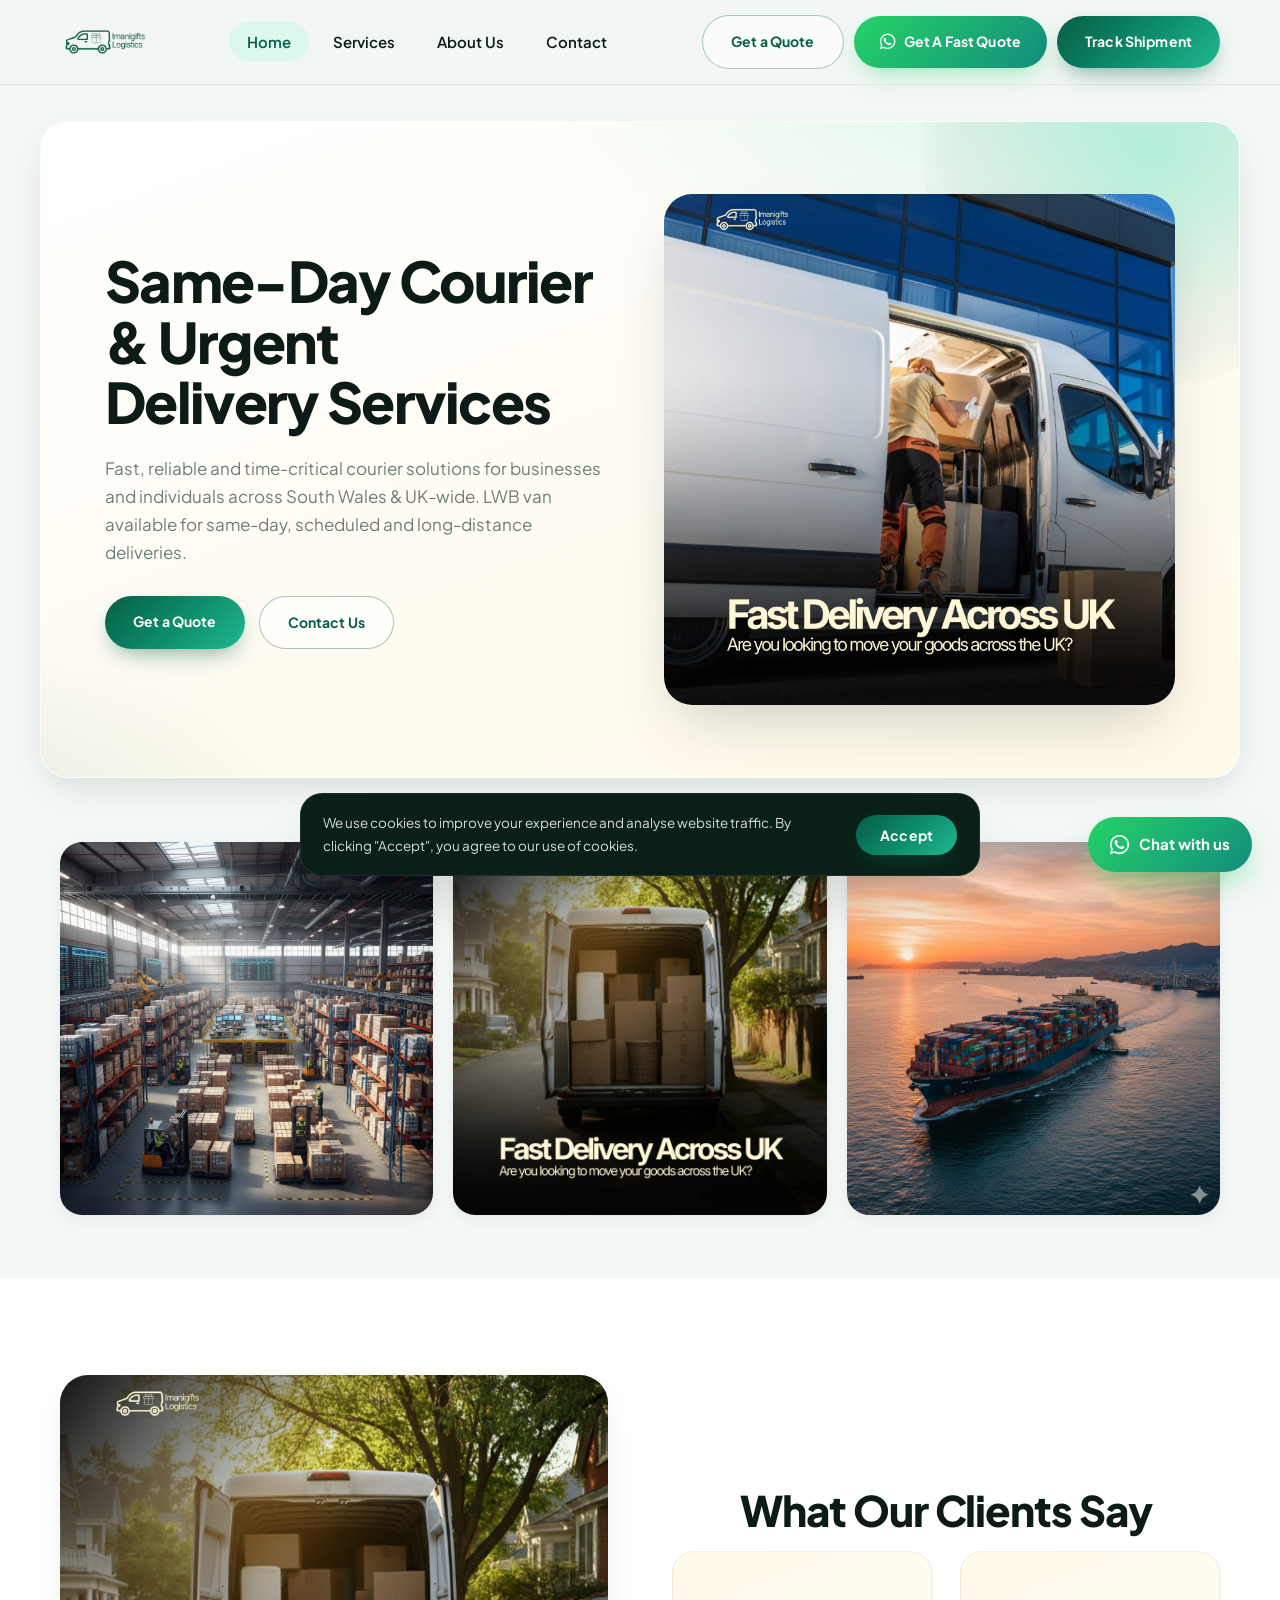
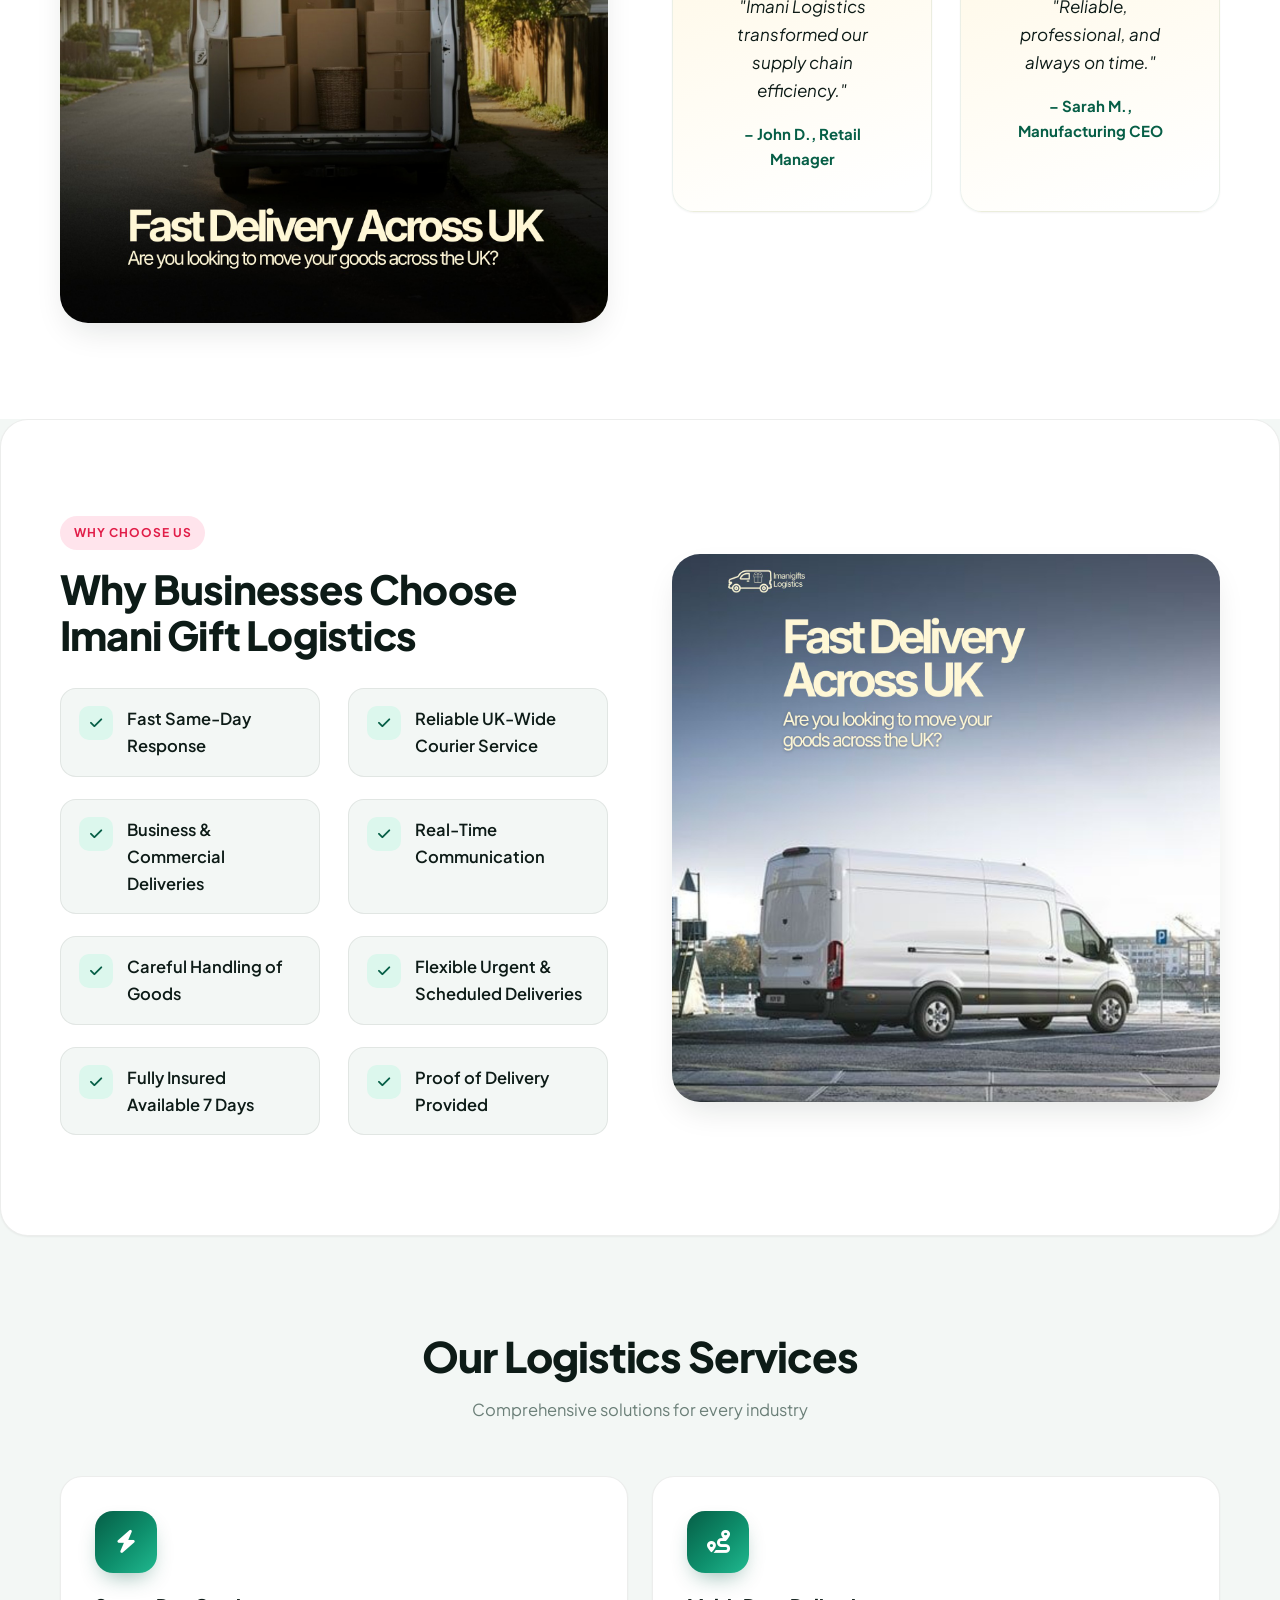
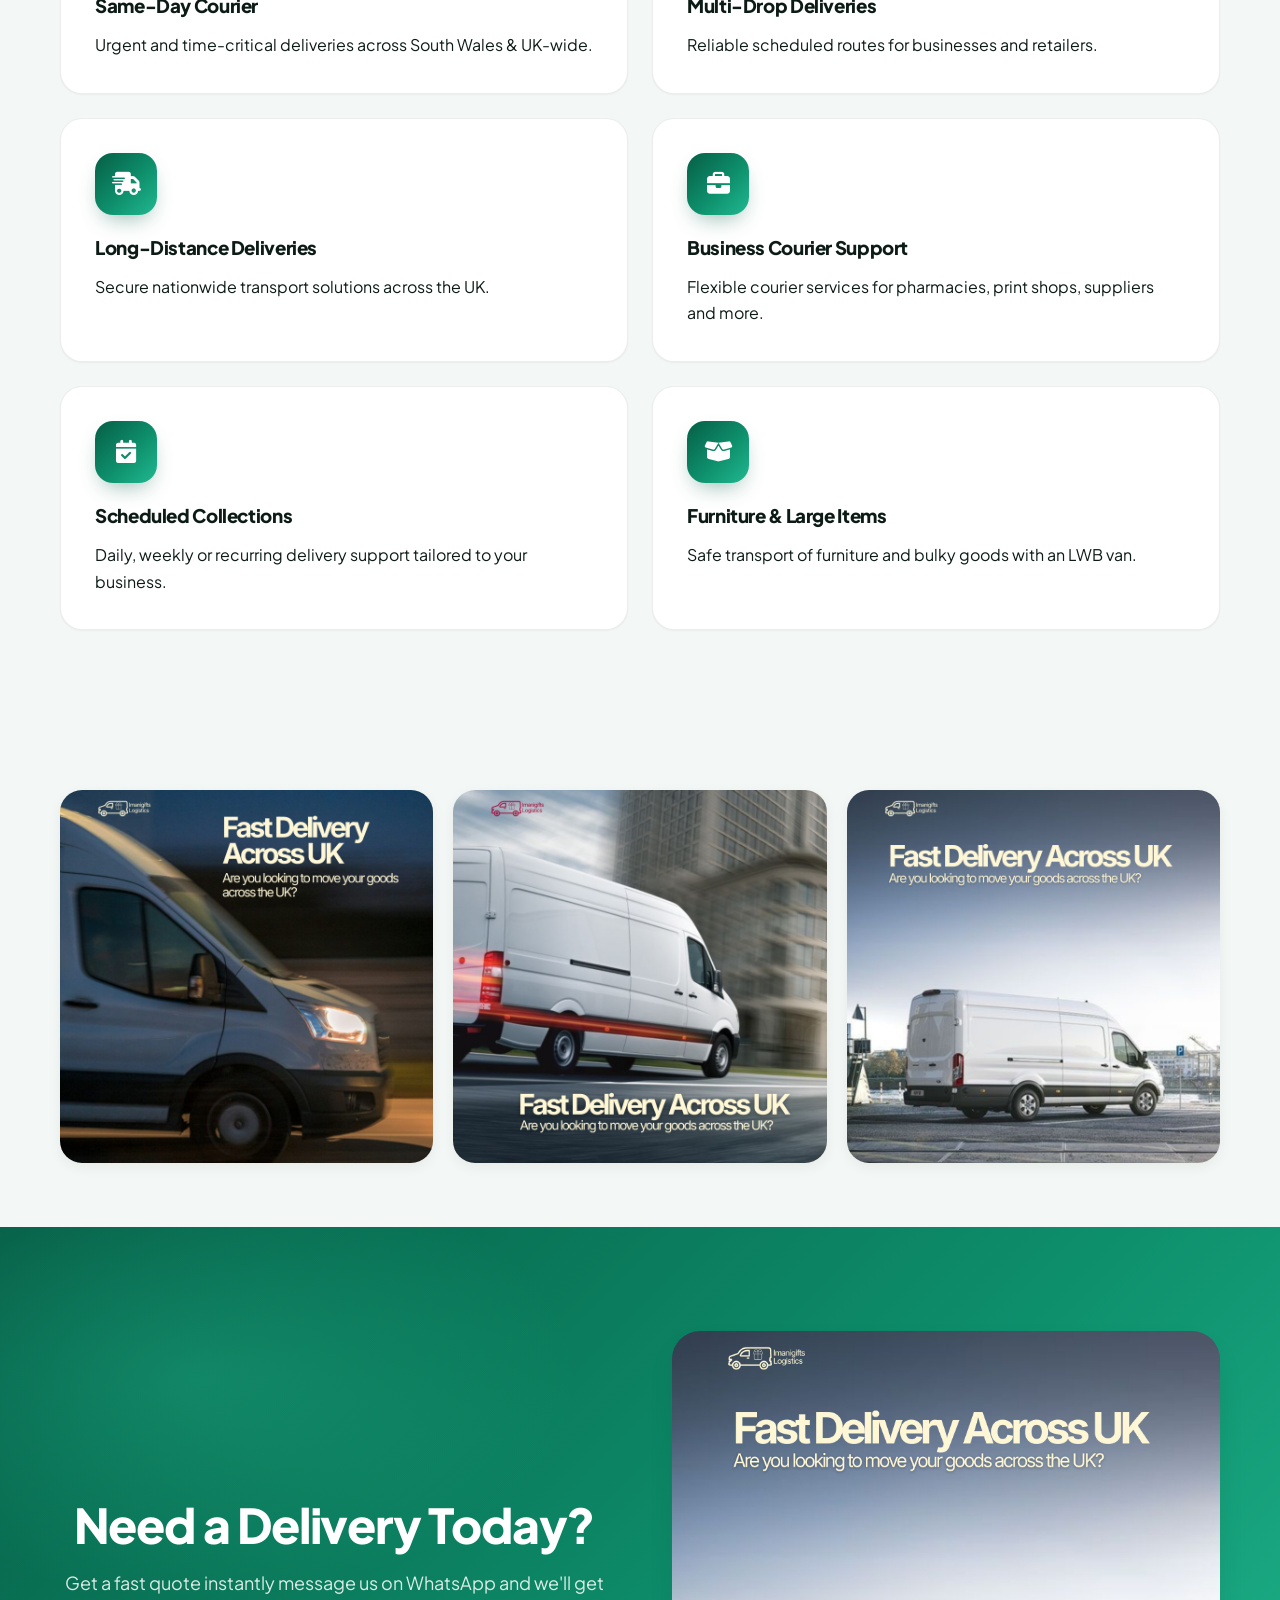
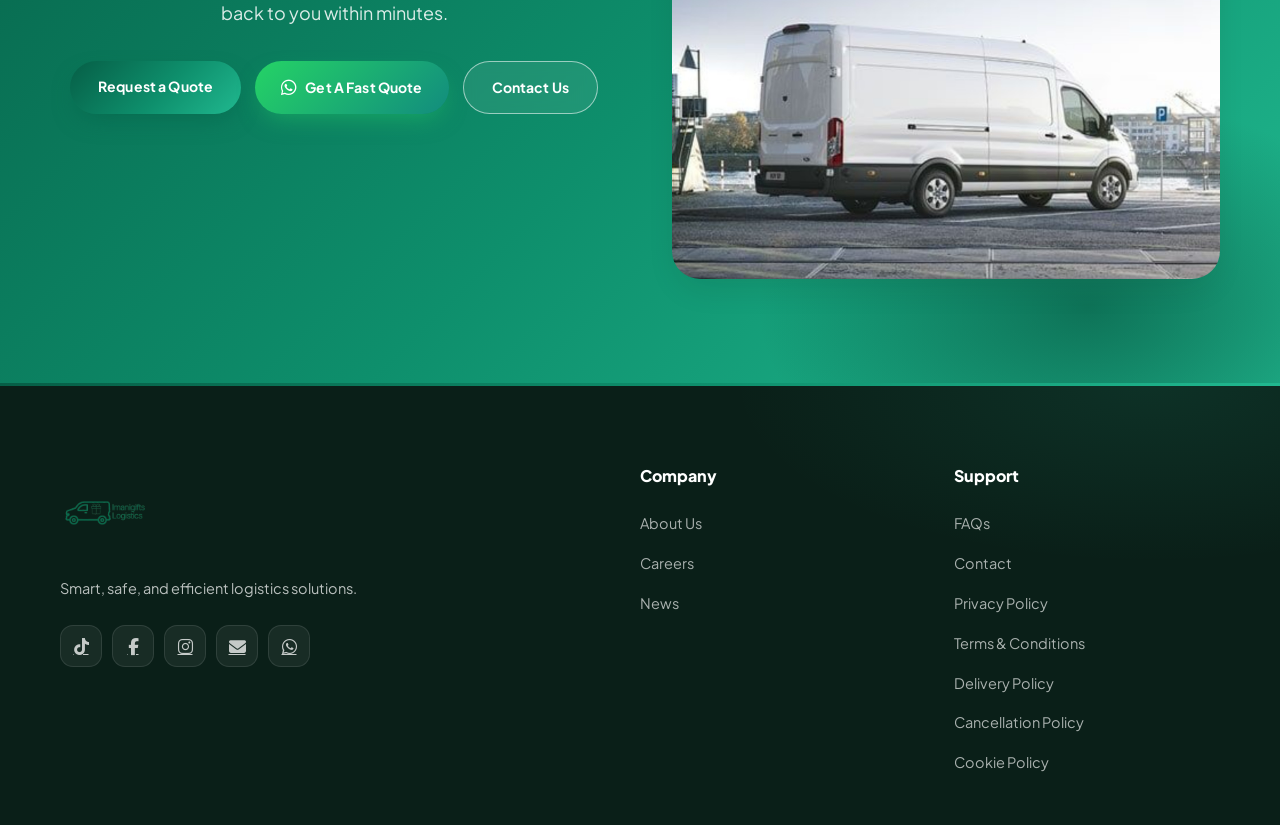
<file: index.html>
<!DOCTYPE html>
<html lang="en">
<head>

<meta charset="UTF-8">
<meta name="viewport" content="width=device-width, initial-scale=1.0">

<title>ImaniGifts Logistics | Same-Day Courier & Urgent Delivery — South Wales & UK</title>
<meta name="description" content="Same-day courier and urgent delivery services across Newport, Cardiff, Bristol and UK-wide. LWB van available for businesses and individuals. Get a fast quote on WhatsApp.">
<meta name="keywords" content="Imanigifts Logistics, courier services, freight forwarding, logistics company, shipping services, warehousing, supply chain management">

<meta name="author" content="Imanigifts Logistics">

<meta name="robots" content="index, follow">

<!-- Open Graph (Social Media Preview) -->
<meta property="og:title" content="Imanigifts Logistics | Courier & Freight Services">
<meta property="og:description" content="Reliable logistics, courier and freight forwarding services with secure delivery and real-time tracking.">
<meta property="og:image" content="Imani_Logistics_1.png">
<meta property="og:type" content="website">

<!-- Favicon -->
<link rel="icon" href="Imani_Logistics_1.png" type="image/png">

<!-- Font Awesome Icons -->
<link rel="stylesheet" href="https://cdnjs.cloudflare.com/ajax/libs/font-awesome/6.5.1/css/all.min.css">

<!-- Main Stylesheet -->
<link rel="stylesheet" href="style.css">

<!-- Google tag (gtag.js) -->
<script async src="https://www.googletagmanager.com/gtag/js?id=G-PZQ3SX1TY1"></script>
<script>
  window.dataLayer = window.dataLayer || [];
  function gtag(){dataLayer.push(arguments);}
  gtag('js', new Date());
  gtag('config', 'G-PZQ3SX1TY1');
</script>
</head>
<body>

<!-- ================= HEADER ================= -->
<header class="header">
    <div class="container header-wrapper">
        <div class="logo">
            <img src="Imani_Logistics_1.png" alt="Imanigifts Logistics logo">
        </div>

        <nav class="nav" aria-label="Main navigation">
            <ul class="nav-links">
                <li><a href="index.html" class="active">Home</a></li>
                <li><a href="service.html">Services</a></li>
                <li><a href="about.html">About Us</a></li>
                <li><a href="contact.html">Contact</a></li>
            </ul>
        </nav>

        <div class="auth-buttons">
            <a href="quote.html" class="btn btn-outline">Get a Quote</a>
            <a href="https://wa.link/nufq6d"
               class="btn btn-whatsapp" target="_blank" rel="noopener">
                <i class="fab fa-whatsapp"></i> Get A Fast Quote
            </a>
            <a href="track.html" class="btn btn-primary">Track Shipment</a>
        </div>

        <button type="button" class="menu-toggle" aria-label="Toggle menu" aria-expanded="false">
            <i class="fas fa-bars"></i>
        </button>
    </div>
</header>

<!-- ================= HERO ================= -->
<section class="hero container">
    <div class="hero-content">
        <h1>
            Same-Day Courier &amp; Urgent <br>
            Delivery Services
        </h1>

        <p>
            Fast, reliable and time-critical courier solutions for businesses and individuals
            across South Wales &amp; UK-wide. LWB van available for same-day, scheduled
            and long-distance deliveries.
        </p>

        <div class="hero-buttons">
            <a href="quote.html" class="btn btn-primary">Get a Quote</a>
            <a href="contact.html" class="btn btn-outline">Contact Us</a>
        </div>
    </div>

    <div class="hero-image">
        <img src="across.jpeg" alt="Logistics delivery truck">
    </div>
</section>

<!-- ================= GALLERY STRIP 1 ================= -->
<section class="container gallery-strip-1">
    <div class="gallery-grid">
        <img src="warehouse.png" alt="Logistics warehouse" loading="lazy">
        <img src="truck-loading.jpeg" alt="Truck loading cargo" loading="lazy">
        <img src="cargo-ship.png" alt="Cargo ship freight" loading="lazy">
    </div>
</section>

<!-- ================= TESTIMONIALS ================= -->
<section class="testimonials">
    <div class="container section-grid">

        <div class="section-image">
            <img src="truck-loading.jpeg" alt="Happy logistics client">
        </div>

        <div class="section-content">
            <h2 class="section-title">What Our Clients Say</h2>

            <div class="testimonial-container">
                <div class="testimonial-card">
                    <p>"Imani Logistics transformed our supply chain efficiency."</p>
                    <h4>– John D., Retail Manager</h4>
                </div>

                <div class="testimonial-card">
                    <p>"Reliable, professional, and always on time."</p>
                    <h4>– Sarah M., Manufacturing CEO</h4>
                </div>
            </div>
        </div>

    </div>
</section>

<!-- ================= WHY CHOOSE US ================= -->
<section class="why-choose-us">
    <div class="container section-grid">

        <div class="section-content">
            <span class="section-label">Why Choose Us</span>
            <h2>Why Businesses Choose Imani Gift Logistics</h2>

            <ul>
    <li><i class="fa-solid fa-check"></i> Fast Same-Day Response</li>
    <li><i class="fa-solid fa-check"></i> Reliable UK-Wide Courier Service</li>
    <li><i class="fa-solid fa-check"></i> Business & Commercial Deliveries</li>
    <li><i class="fa-solid fa-check"></i> Real-Time Communication</li>
    <li><i class="fa-solid fa-check"></i> Careful Handling of Goods</li>
    <li><i class="fa-solid fa-check"></i> Flexible Urgent & Scheduled Deliveries</li>
    <li><i class="fa-solid fa-check"></i> Fully Insured Available 7 Days</li>
    <li><i class="fa-solid fa-check"></i> Proof of Delivery Provided</li>
</ul>
        </div>

        <div class="section-image">
            <img src="track.jpeg" alt="Imani logistics team">
        </div>

    </div>
</section>

<!-- ================= SERVICES ================= -->
<section class="services">
    <div class="container">

        <h2 class="section-title">Our Logistics Services</h2>
        <p class="section-subtitle">Comprehensive solutions for every industry</p>

        <div class="services-container">
    <div class="service-card">
        <div class="service-icon"><i class="fa-solid fa-bolt"></i></div>
        <h3>Same-Day Courier</h3>
        <p>Urgent and time-critical deliveries across South Wales & UK-wide.</p>
    </div>

    <div class="service-card">
        <div class="service-icon"><i class="fa-solid fa-route"></i></div>
        <h3>Multi-Drop Deliveries</h3>
        <p>Reliable scheduled routes for businesses and retailers.</p>
    </div>

    <div class="service-card">
        <div class="service-icon"><i class="fa-solid fa-truck-fast"></i></div>
        <h3>Long-Distance Deliveries</h3>
        <p>Secure nationwide transport solutions across the UK.</p>
    </div>

    <div class="service-card">
        <div class="service-icon"><i class="fa-solid fa-briefcase"></i></div>
        <h3>Business Courier Support</h3>
        <p>Flexible courier services for pharmacies, print shops, suppliers and more.</p>
    </div>

    <div class="service-card">
        <div class="service-icon"><i class="fa-solid fa-calendar-check"></i></div>
        <h3>Scheduled Collections</h3>
        <p>Daily, weekly or recurring delivery support tailored to your business.</p>
    </div>

    <div class="service-card">
        <div class="service-icon"><i class="fa-solid fa-box-open"></i></div>
        <h3>Furniture & Large Items</h3>
        <p>Safe transport of furniture and bulky goods with an LWB van.</p>
    </div>
</div>

    </div>
</section>

<!-- ================= GALLERY STRIP 2 ================= -->
<section class="container gallery-strip-2">
    <div class="gallery-grid">
        <img src="truck.jpeg" alt="Delivery van" loading="lazy">
        <img src="trunk.jpeg" alt="Warehouse workers" loading="lazy">
        <img src="trank.jpeg" alt="Global logistics map" loading="lazy">
    </div>
</section>

<!-- ================= CTA ================= -->
<section class="cta">
    <div class="container section-grid">

        <div class="section-content">
            <h2>Need a Delivery Today?</h2>
            <p>Get a fast quote instantly message us on WhatsApp and we'll get back to you within minutes.</p>

            <div class="cta-buttons">
                <a href="quote.html" class="btn btn-primary">Request a Quote</a>
                <a href="https://wa.link/nufq6d"
                   class="btn btn-whatsapp" target="_blank" rel="noopener">
                    <i class="fab fa-whatsapp"></i> Get A Fast Quote
                </a>
                <a href="contact.html" class="btn btn-outline">Contact Us</a>
            </div>
        </div>

        <div class="section-image">
            <img src="trank.jpeg" alt="Delivery van">
        </div>

    </div>
</section>

<!-- ================= FOOTER ================= -->
<footer class="footer">
    <div class="container">
        <div class="footer-container">
            <div class="footer-logo">
                <img src="Imani_Logistics_1.png" alt="Imani Gift Logistics">
                <p>Smart, safe, and efficient logistics solutions.</p>

                <div class="social-icons">
                    <a href="https://www.tiktok.com/@imanigiftslogisti?_r=1&_t=ZN-93s4yZrfjyo" target="_blank"><i class="fab fa-tiktok"></i></a>
                    <a href="https://www.facebook.com/share/181meQYqVm/?mibextid=wwXIfr"><i class="fab fa-facebook-f"></i></a>
                    <a href="https://www.instagram.com/imanigiftslogistics" target="_blank"><i class="fab fa-instagram"></i></a>
                    <a href="mailto:logistics@imanigifts.co.uk"><i class="fa-solid fa-envelope"></i></a>
                    <a href="https://wa.link/nufq6d" target="_blank" rel="noopener"><i class="fab fa-whatsapp"></i></a>
                </div>
            </div>

            <div class="footer-links">
                <h3>Company</h3>
                <ul>
                    <li><a href="about.html">About Us</a></li>
                    <li><a href="#">Careers</a></li>
                    <li><a href="#">News</a></li>
                </ul>
            </div>

            <div class="footer-links">
                <h3>Support</h3>
                <ul>
                    <li><a href="#footer" onclick="openModal('faqs')">FAQs</a></li>
                    <li><a href="contact.html">Contact</a></li>
                    <li><a href="#footer" onclick="openModal('privacy')">Privacy Policy</a></li>
                    <li><a href="#footer" onclick="openModal('terms')">Terms & Conditions</a></li>
                    <li><a href="#footer" onclick="openModal('delivery')">Delivery Policy</a></li>
                    <li><a href="#footer" onclick="openModal('cancellation')">Cancellation Policy</a></li>
                    <li><a href="#footer" onclick="openModal('cookies')">Cookie Policy</a></li>
                </ul>
            </div>
        </div>
    </div>
</footer>

<!-- ================= FLOATING WHATSAPP BUTTON ================= -->
<a href="https://wa.link/nufq6d"
   class="whatsapp-float" target="_blank" rel="noopener" aria-label="Chat with us on WhatsApp">
    <i class="fab fa-whatsapp"></i>
    <span>Chat with us</span>
</a>

<!-- ================= POLICY MODAL ================= -->
<div id="policyModal" class="modal">
    <div class="modal-content">
        <span class="close-btn" onclick="closeModal()">&times;</span>
        <div id="modalBody"></div>
    </div>
</div>

<script>
const policies = {
    faqs: `
        <h2>FAQs</h2>
        <p><strong>ImaniGifts Logistics</strong></p>
        <p>Q: What services does ImaniGifts Logistics offer?<br>
        A: We offer same-day and scheduled courier services, parcel and goods transport,
        furniture transport, residential and small-scale removals, and both business and personal logistics services.</p>
        <p>Q: Do you handle same-day deliveries?<br>
        A: Yes! We provide same-day courier services. Contact us to confirm availability and book your slot.</p>
        <p>Q: Can you transport furniture and help with house moves?<br>
        A: Absolutely. We handle furniture transport and small-scale residential removals.
        Please inform us in advance of any access challenges such as stairs, narrow corridors, or restricted parking.</p>
        <p>Q: Are there items you won't transport?<br>
        A: Yes. We are unable to carry hazardous or flammable materials, explosives, gas cylinders, illegal substances,
        firearms or weapons, cash, jewellery, negotiable instruments, or perishable goods (unless agreed in advance).
        Transporting undeclared prohibited items voids all liability.</p>
        <h4>Booking and Delivery</h4>
        <p>Q: Are delivery times guaranteed?<br>
        A: Delivery times are estimates unless a guaranteed time is agreed in writing.</p>
        <p>Q: What happens if I'm not available when the driver arrives?<br>
        A: Additional charges may apply. Please ensure someone is present or arrange authorised access.</p>
        <p>Q: What information do I need to provide when booking?<br>
        A: Accurate collection and delivery details, declaration of fragile or high-value items, and suitable access at both locations.</p>
        <h4>Payment</h4>
        <p>Q: When is payment due?<br>
        A: Payment is due in advance or immediately upon completion, unless otherwise agreed.</p>
        <h4>Removals - Condition and Liability</h4>
        <p>Q: What is your liability limit for removals?<br>
        A: £40 per individual item and a maximum of £750 per removal job, based on second-hand market value.</p>
        <h4>Cancellation</h4>
        <p>Q: What is your cancellation policy?<br>
        A: 48+ hours: no charge. 24–48 hours: 50% charge. Less than 24 hours: 100% charge.</p>
        <h4>General</h4>
        <p>Q: Where is ImaniGifts Logistics registered?<br>
        A: Tramshed Tech, Griffin Place, Griffin Street, High Street, Newport, Wales, NP20 1FX.</p>
    `,
    privacy: `
        <h2>Privacy Policy</h2>
        <p>ImaniGifts Logistics — Trading name of ImaniGiftCompany Ltd.<br>
        Email: logistics@imanigifts.co.uk — Last Updated: 17 February 2026</p>
        <h3>1. Introduction</h3>
        <p>ImaniGifts Logistics is committed to protecting your privacy in compliance with UK GDPR and the Data Protection Act 2018.</p>
        <h3>2. Information We Collect</h3>
        <ul>
            <li>Full name, email, telephone number</li>
            <li>Collection and delivery addresses</li>
            <li>Payment information (via secure third-party providers)</li>
            <li>IP address, browser type, pages visited (automatically)</li>
        </ul>
        <h3>3. How We Use Your Information</h3>
        <ul>
            <li>Provide and manage logistics services</li>
            <li>Process bookings and payments</li>
            <li>Communicate delivery updates</li>
            <li>Comply with legal obligations</li>
        </ul>
        <h3>4. Data Sharing</h3>
        <p>We may share data with subcontracted drivers, insurance providers, and payment processors. We do not sell your data.</p>
        <h3>5. Your Rights</h3>
        <p>You may request access, correction, erasure, or portability of your data. Contact: logistics@imanigifts.co.uk</p>
        <h3>6. Contact</h3>
        <p>ImaniGifts Logistics, Tramshed Tech, Griffin Place, Newport, Wales, NP20 1FX</p>
    `,
    terms: `
        <h2>Terms & Conditions</h2>
        <p><strong>ImaniGifts Logistics</strong> — Trading name of ImaniGiftCompany Ltd<br>
        Newport, Wales, NP20 1FX — Last Updated: 18 February 2026</p>
        <h3>1. Services Provided</h3>
        <ul>
            <li>Same-day and scheduled courier services</li>
            <li>Parcel and goods transport</li>
            <li>Furniture transport and residential removals</li>
            <li>Business and personal logistics services</li>
        </ul>
        <h3>2. Prohibited Items</h3>
        <ul>
            <li>Hazardous or flammable materials, explosives, gas cylinders</li>
            <li>Illegal substances, firearms, weapons</li>
            <li>Cash or jewellery</li>
        </ul>
        <h3>3. Limitation of Liability</h3>
        <ul>
            <li>£40 per individual item</li>
            <li>£750 maximum per removal job</li>
            <li>Applies only where negligence is proven</li>
            <li>Based on second-hand market value, not replacement cost</li>
        </ul>
        <h3>4. Claims</h3>
        <ul>
            <li>Submit in writing within 24 hours with photographic evidence</li>
            <li>No claims accepted after 48 hours from delivery</li>
        </ul>
        <h3>5. Cancellations</h3>
        <ul>
            <li>48+ hours notice: No charge</li>
            <li>24–48 hours notice: 50% charge</li>
            <li>Less than 24 hours: 100% charge</li>
        </ul>
        <h3>6. Governing Law</h3>
        <p>Governed by the laws of England and Wales.</p>
    `,
    delivery: `
        <h2>Delivery Policy</h2>
        <p>ImaniGifts Logistics — Last Updated: 17 February 2026</p>
        <h3>1. Service Coverage</h3>
        <p>Services provided throughout the United Kingdom, subject to availability.</p>
        <h3>2. Booking and Confirmation</h3>
        <p>Bookings are confirmed only when accepted in writing and any required deposit has been received.</p>
        <h3>3. Delivery Timeframes</h3>
        <p>Times are estimates unless confirmed in writing. We are not liable for delays due to traffic, weather, or circumstances beyond our control.</p>
        <h3>4. Failed Delivery</h3>
        <p>Additional charges may apply if delivery fails due to customer unavailability or incorrect address information.</p>
        <h3>5. Customer Responsibilities</h3>
        <ul>
            <li>Provide accurate addresses and contact details</li>
            <li>Ensure goods are safely packaged</li>
            <li>Ensure appropriate access is available</li>
        </ul>
    `,
    cancellation: `
        <h2>Cancellation Policy</h2>
        <p>Customers may cancel bookings by contacting us via email or phone.</p>
        <ul>
            <li>More than 48 hours before collection: no charge</li>
            <li>24–48 hours notice: 50% charge</li>
            <li>Less than 24 hours notice: 100% charge</li>
            <li>After driver dispatch: full charge applies</li>
        </ul>
        <p>Deposits may be non-refundable in cases of late cancellation.</p>
    `,
    cookies: `
        <h2>Cookie Policy</h2>
        <p>ImaniGifts Logistics — Last Updated: 17 February 2026</p>
        <h3>1. What Are Cookies?</h3>
        <p>Cookies are small text files placed on your device to help websites function and improve user experience.</p>
        <h3>2. Types of Cookies We Use</h3>
        <ul>
            <li><strong>Essential:</strong> Necessary for the website to function.</li>
            <li><strong>Analytics:</strong> Help us understand how visitors use our site.</li>
            <li><strong>Functionality:</strong> Remember your preferences.</li>
        </ul>
        <h3>3. Managing Cookies</h3>
        <p>You can control or disable cookies through your browser settings. Disabling cookies may affect website functionality.</p>
    `
};

function openModal(type) {
    document.getElementById("modalBody").innerHTML = policies[type];
    document.getElementById("policyModal").style.display = "block";
    document.body.style.overflow = "hidden";
}

function closeModal() {
    document.getElementById("policyModal").style.display = "none";
    document.body.style.overflow = "auto";
}

window.addEventListener("click", function(event) {
    const modal = document.getElementById("policyModal");
    if (event.target === modal) {
        closeModal();
    }
});
</script>

<!-- ================= COOKIE CONSENT ================= -->
<div id="cookie-banner">
    <p>
        We use cookies to improve your experience and analyse website traffic.
        By clicking "Accept", you agree to our use of cookies.
    </p>
    <button id="acceptCookies" class="btn btn-primary">Accept</button>
</div>

<script src="script.js"></script>
</body>
</html>
</file>
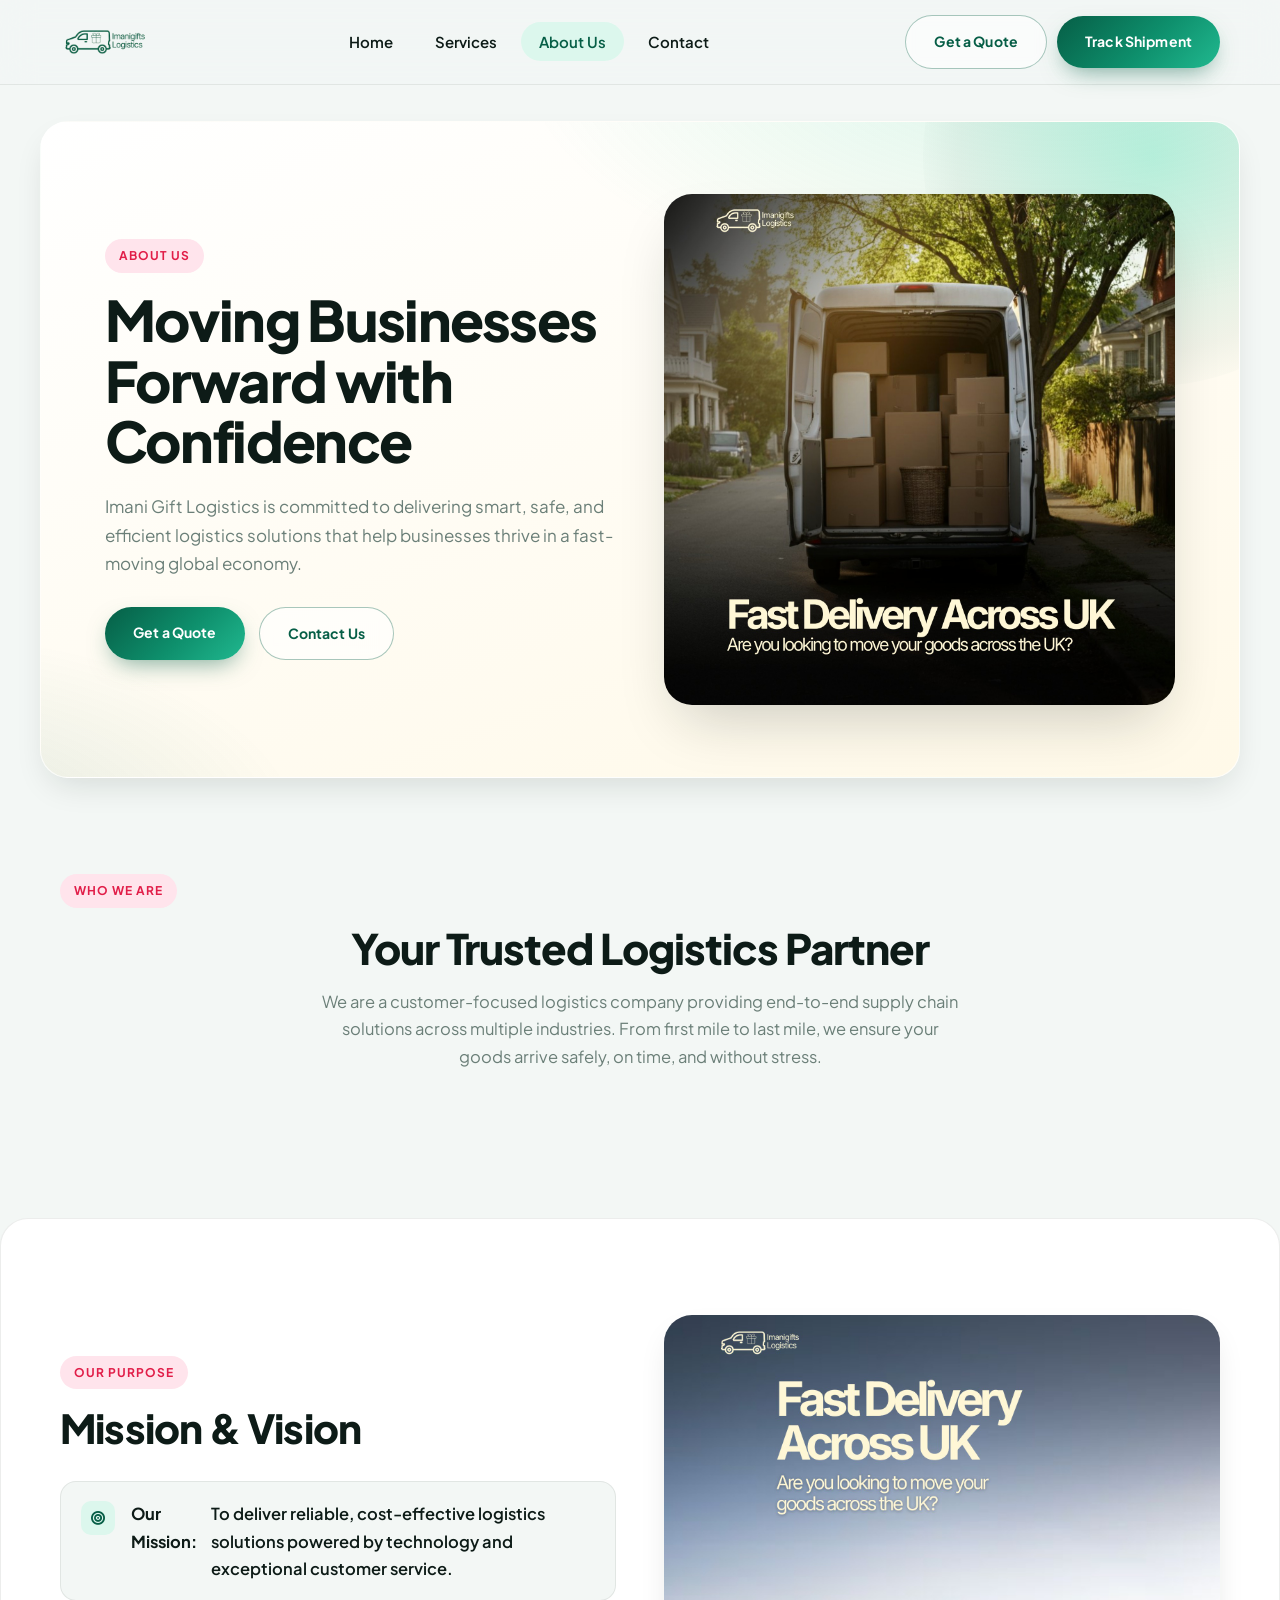
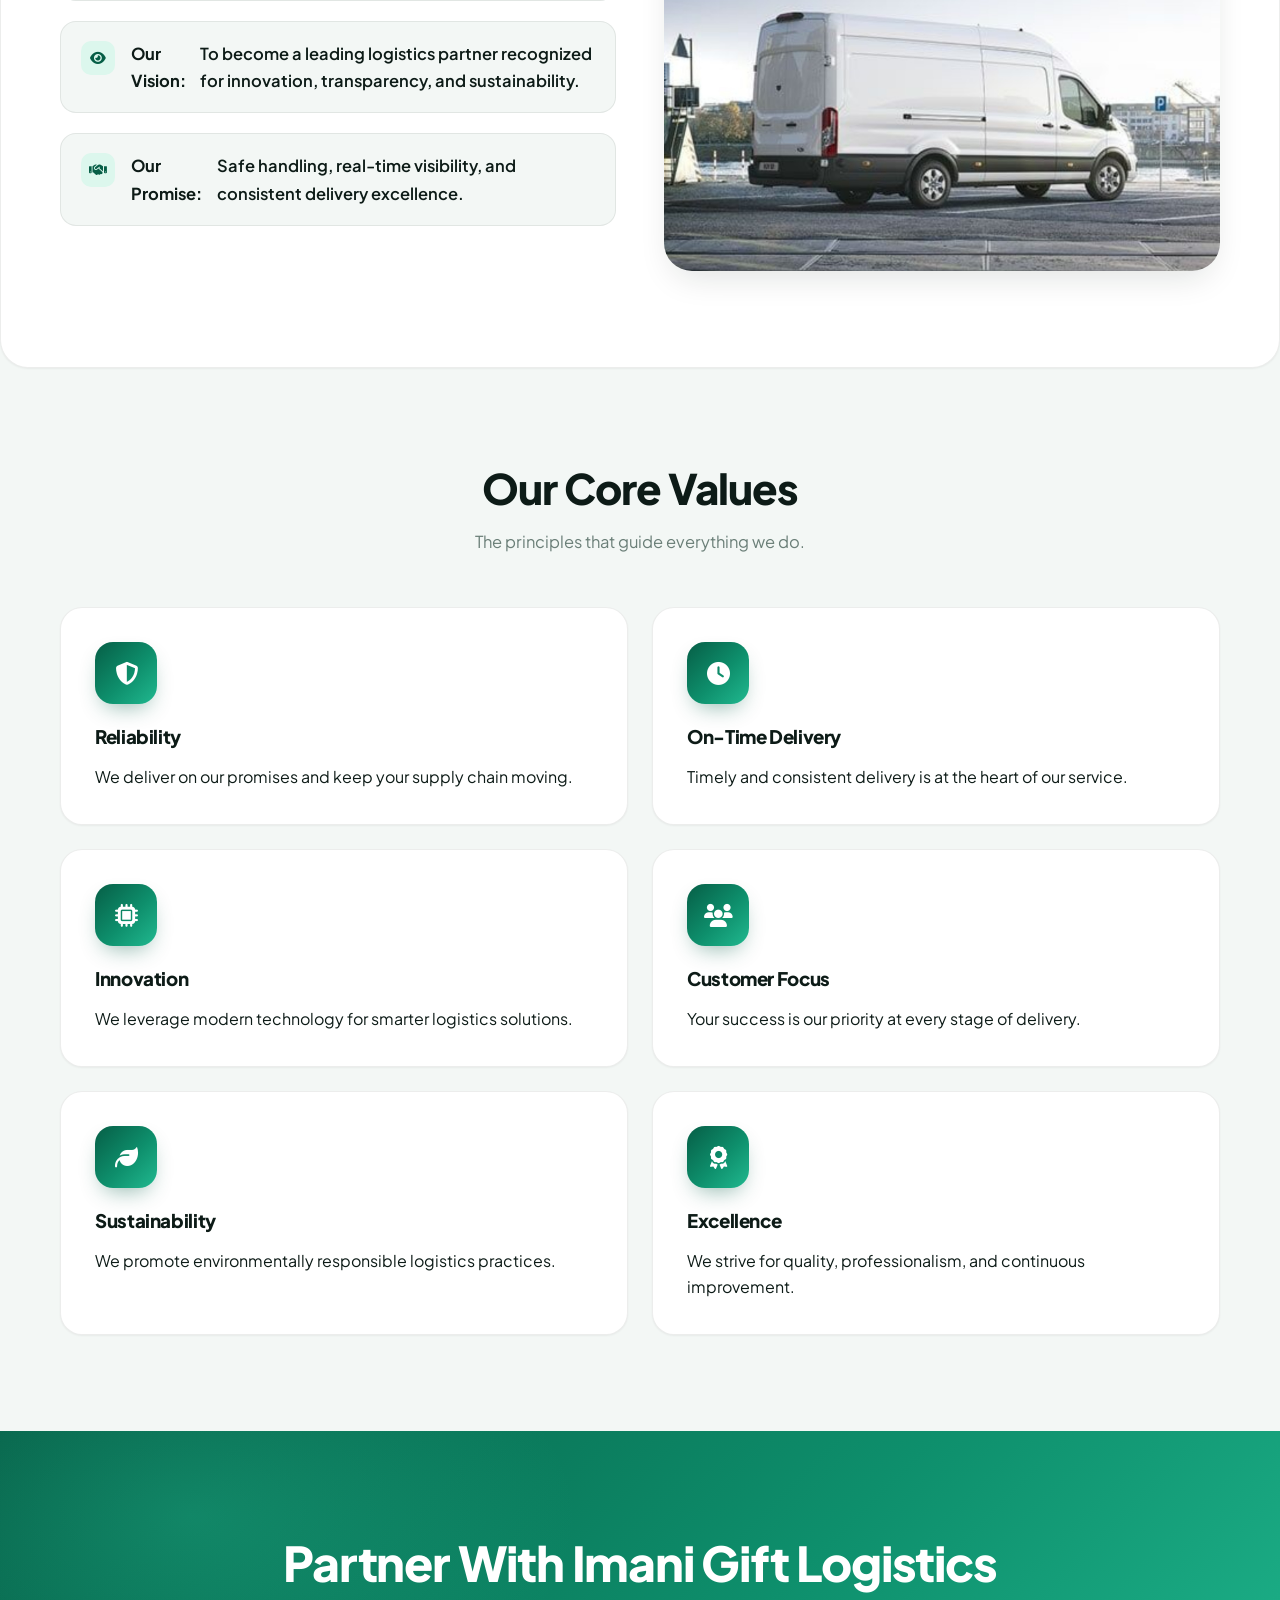
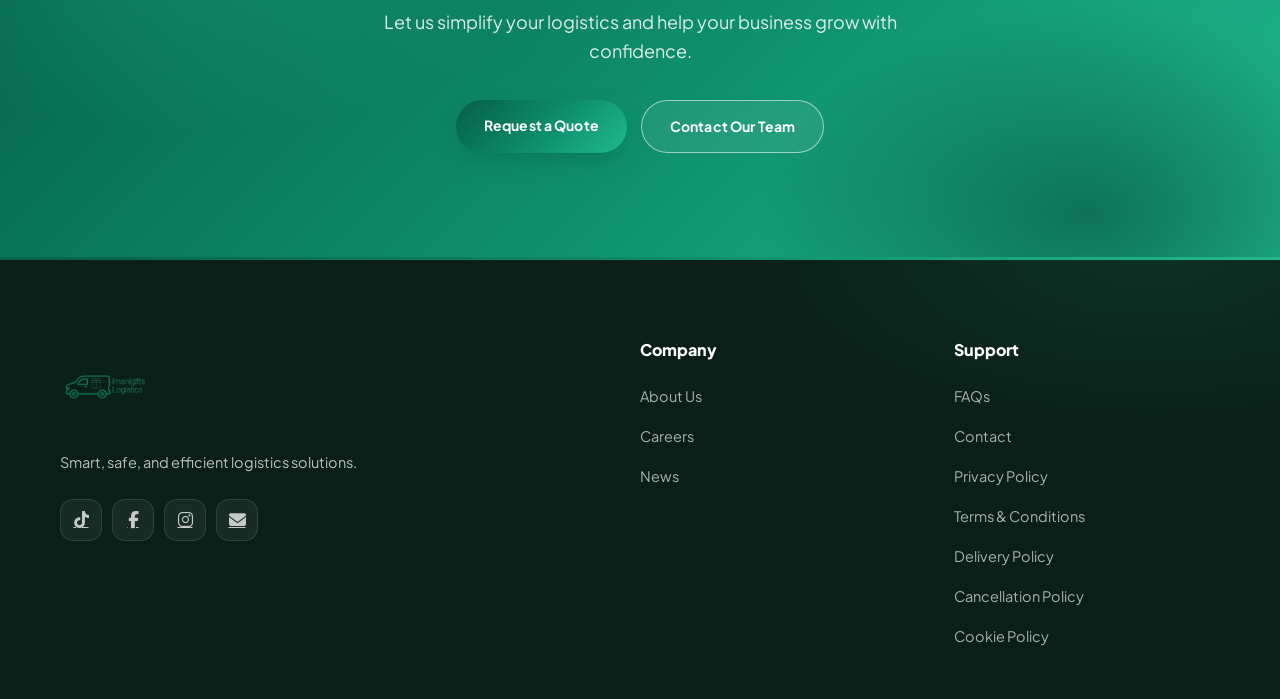
<file: about.html>
<!DOCTYPE html>
<html lang="en">
<head>
    <meta charset="UTF-8">
    <meta name="viewport" content="width=device-width, initial-scale=1.0">
    <title>About Us | Imani Gift Logistics</title>

    <meta name="description" content="Learn more about Imani Gift Logistics — our mission, vision, values, and commitment to delivering reliable logistics solutions worldwide.">

    <!-- Font Awesome -->
    <link rel="stylesheet" href="https://cdnjs.cloudflare.com/ajax/libs/font-awesome/6.5.1/css/all.min.css">

    <link rel="stylesheet" href="style.css">
    <!-- Google tag (gtag.js) -->
<script async src="https://www.googletagmanager.com/gtag/js?id=G-PZQ3SX1TY1"></script>
<script>
  window.dataLayer = window.dataLayer || [];
  function gtag(){dataLayer.push(arguments);}
  gtag('js', new Date());

  gtag('config', 'G-PZQ3SX1TY1');
</script>
</head>
<body>

<!-- ================= HEADER ================= -->
<header class="header">
    <div class="container header-wrapper">
        <div class="logo">
            <img src="Imani_Logistics_1.png" alt="Imani Gift Logistics logo">
        </div>

        <nav class="nav" aria-label="Main navigation">
            <ul class="nav-links">
                <li><a href="index.html">Home</a></li>
                <li><a href="service.html">Services</a></li>
                <li><a href="about.html" class="active">About Us</a></li>
                <li><a href="contact.html">Contact</a></li>
            </ul>
        </nav>

        <div class="auth-buttons">
            <a href="quote.html" class="btn btn-outline">Get a Quote</a>
            <a href="track.html" class="btn btn-primary">Track Shipment</a>
        </div>

        <button class="menu-toggle" aria-label="Toggle menu">
            <i class="fas fa-bars"></i>
        </button>
    </div>
</header>

<!-- ================= PAGE HERO ================= -->
<section class="hero container">
    <div class="hero-content">
        <span class="section-label">About Us</span>
        <h1>
            Moving Businesses <br>
            Forward with Confidence
        </h1>

        <p>
            Imani Gift Logistics is committed to delivering smart, safe,
            and efficient logistics solutions that help businesses thrive
            in a fast-moving global economy.
        </p>

        <div class="hero-buttons">
            <a href="quote.html" class="btn btn-primary">Get a Quote</a>
            <a href="contact.html" class="btn btn-outline">Contact Us</a>
        </div>
    </div>

    <div class="hero-image">
        <img src="truck-loading.jpeg" alt="About Imani Gift Logistics">
    </div>
</section>

<!-- ================= WHO WE ARE ================= -->
<section class="about">
    <div class="container">
        <span class="section-label">Who We Are</span>
        <h2 class="section-title">Your Trusted Logistics Partner</h2>

        <p class="section-subtitle">
            We are a customer-focused logistics company providing
            end-to-end supply chain solutions across multiple industries.
            From first mile to last mile, we ensure your goods arrive
            safely, on time, and without stress.
        </p>
    </div>
</section>

<!-- ================= MISSION / VISION ================= -->
<section class="why-choose-us">
    <div class="container">
        <div class="why-content">
            <div class="why-text">
                <span class="section-label">Our Purpose</span>
                <h2>Mission & Vision</h2>

                <ul>
                    <li>
                        <i class="fa-solid fa-bullseye"></i>
                        <strong>Our Mission:</strong> To deliver reliable,
                        cost-effective logistics solutions powered by
                        technology and exceptional customer service.
                    </li>

                    <li>
                        <i class="fa-solid fa-eye"></i>
                        <strong>Our Vision:</strong> To become a leading
                        logistics partner recognized for innovation,
                        transparency, and sustainability.
                    </li>

                    <li>
                        <i class="fa-solid fa-handshake"></i>
                        <strong>Our Promise:</strong> Safe handling,
                        real-time visibility, and consistent delivery
                        excellence.
                    </li>
                </ul>
            </div>

            <div class="why-image">
                <img src="track.jpeg" alt="Mission and vision illustration">
            </div>
        </div>
    </div>
</section>

<!-- ================= CORE VALUES ================= -->
<section class="services">
    <div class="container">
        <h2 class="section-title">Our Core Values</h2>
        <p class="section-subtitle">
            The principles that guide everything we do.
        </p>

        <div class="services-container">
            <div class="service-card">
                <div class="service-icon"><i class="fa-solid fa-shield-halved"></i></div>
                <h3>Reliability</h3>
                <p>We deliver on our promises and keep your supply chain moving.</p>
            </div>

            <div class="service-card">
                <div class="service-icon"><i class="fa-solid fa-clock"></i></div>
                <h3>On-Time Delivery</h3>
                <p>Timely and consistent delivery is at the heart of our service.</p>
            </div>

            <div class="service-card">
                <div class="service-icon"><i class="fa-solid fa-microchip"></i></div>
                <h3>Innovation</h3>
                <p>We leverage modern technology for smarter logistics solutions.</p>
            </div>

            <div class="service-card">
                <div class="service-icon"><i class="fa-solid fa-users"></i></div>
                <h3>Customer Focus</h3>
                <p>Your success is our priority at every stage of delivery.</p>
            </div>

            <div class="service-card">
                <div class="service-icon"><i class="fa-solid fa-leaf"></i></div>
                <h3>Sustainability</h3>
                <p>We promote environmentally responsible logistics practices.</p>
            </div>

            <div class="service-card">
                <div class="service-icon"><i class="fa-solid fa-award"></i></div>
                <h3>Excellence</h3>
                <p>We strive for quality, professionalism, and continuous improvement.</p>
            </div>
        </div>
    </div>
</section>

<!-- ================= CTA ================= -->
<section class="cta">
    <div class="container">
        <h2>Partner With Imani Gift Logistics</h2>
        <p>
            Let us simplify your logistics and help your business grow
            with confidence.
        </p>

        <div class="cta-buttons">
            <a href="quote.html" class="btn btn-primary">Request a Quote</a>
            <a href="contact.html" class="btn btn-outline">Contact Our Team</a>
        </div>
    </div>
</section>

<!-- ================= FOOTER ================= -->
<footer class="footer">
    <div class="container">
        <div class="footer-container">
            <div class="footer-logo">
                <img src="Imani_Logistics_1.png" alt="Imani Gift Logistics">
                <p>Smart, safe, and efficient logistics solutions.</p>

                <div class="social-icons">
                    <a href="https://www.tiktok.com/@imanigiftslogisti?_r=1&_t=ZN-93s4yZrfjyo" target="_blank"><i class="fab fa-tiktok"></i></a>
                    <a href="https://www.facebook.com/share/181meQYqVm/?mibextid=wwXIfr"><i class="fab fa-facebook-f"></i></a>
                    <a href="https://www.instagram.com/imanigiftslogistics" target="_blank"><i class="fab fa-instagram"></i></a>
                    <a href="mailto:logistics@imanigifts.co.uk"><i class="fa-solid fa-envelope"></i></a>
                </div>
            </div>

            <div class="footer-links">
                <h3>Company</h3>
                <ul>
                    <li><a href="about.html">About Us</a></li>
                    <li><a href="#">Careers</a></li>
                    <li><a href="#">News</a></li>
                </ul>
            </div>

            <div class="footer-links">
                <h3>Support</h3>
                <ul>
                    <li><a href="#footer" onclick="openModal('faqs')">FAQs</a></li>
                    <li><a href="contact.html">Contact</a></li>
                    <li><a href="#footer" onclick="openModal('privacy')">Privacy Policy</a></li>
                    <li><a href="#footer" onclick="openModal('terms')">Terms & Conditions</a></li>
                    <li><a href="#footer" onclick="openModal('delivery')">Delivery Policy</a></li>
                    <li><a href="#footer" onclick="openModal('cancellation')">Cancellation Policy</a></li>
                    <li><a href="#footer" onclick="openModal('cookies')">Cookie Policy</a></li>
                </ul>
            </div>
        </div> 
    </div>
</footer>

<!-- ================= POLICY MODAL ================= -->
<div id="policyModal" class="modal">
    <div class="modal-content">
        <span class="close-btn" onclick="closeModal()">&times;</span>
        <div id="modalBody"></div>
    </div>
</div>

<script>
const policies = {
 faqs: `
    <h2>FAQs</h2>
    <p><strong>ImaniGifts Logistics</strong></p>
   <p> Q: What services does ImaniGifts Logistics offer?<br>
    A: We offer same-day and scheduled courier services, parcel and goods transport, 
    furniture transport, residential and small-scale removals, and both business and personal logistics services.</p>
    <p>Q: Do you handle same-day deliveries?<br>
    A: Yes! We provide same-day courier services. Contact us to confirm availability and book your slot.</p>
   <p> Q: Can you transport furniture and help with house moves?<br>
    A: Absolutely. We handle furniture transport and small-scale residential removals. <br>
    Please inform us in advance of any access challenges such as stairs, narrow corridors, or restricted parking.</p>
    <p>Q: Are there items you won't transport?<br>
    A: Yes. We are unable to carry hazardous or flammable materials, explosives, gas cylinders, illegal substances,
    firearms or weapons, cash, jewellery, negotiable instruments, or perishable goods (unless agreed in advance). 
    Transporting undeclared prohibited items voids all liability.</p>
    <p><h4>Booking and Delivery</h4>
    Q: Are delivery times guaranteed?<br>
    A: Delivery times are estimates unless a guaranteed time is agreed in writing. We are not liable for delays caused by<br>
    traffic, weather, road closures, mechanical breakdown, or other circumstances beyond our control.</p>
    <p>Q: What happens if I'm not available when the driver arrives?</br>
    A: If delivery cannot be completed due to your unavailability, additional charges may 
        apply. Please ensure someone is present or arrange authorised access at the agreed time.</p>
    <p>Q: What information do I need to provide when booking?<br>
    A: You must provide accurate collection and delivery details, declare any fragile or high-value 
    items in advance, confirm items are legal to transport, and ensure suitable access at both locations.</br>
    <p><h4>Payment</h4>
    Q: When is payment due?<br>
    A: Payment is due in advance or immediately upon completion of the service, unless otherwise agreed. A deposit may be required to secure your booking.</p>
    <p>Q: What happens if I don't pay on time?<br>
    A: Late payments may incur additional charges. Full payment must be received before unloading unless agreed otherwise, and failure to pay may 
    void any liability protection.</p>
    <p><h4>Removals - Condition and Liability</h4>
    Q: Will you be liable for pre-existing damage to my items?<br>
    A: No. Removals involve used and second-hand goods, and we do not guarantee the condition of items prior to collection. 
    We are not liable for pre-existing damage, wear and tear, structural weakness, inherent defects, or age-related deterioration.</p>
    <p>Q: What is your liability limit for removals?<br>
    A: Our liability is strictly limited to £40 per individual item and a maximum of £750 per removal job. 
    Compensation is based on current second-hand market value not replacement cost and only applies where loss or damage is proven to result from our negligence.</p>
    <p>Q: Are there items you won't cover under liability?<br>
    A: We do not accept liability for items packed by the customer, flat-pack or self-assembled furniture, IKEA or similar 
    furniture damaged during dismantling or reassembly, MDF, chipboard, or veneered surfaces, electrical or mechanical failure, or sentimental value.</p>
    <p>Q: What about fragile or specialist items?<br>
    A: Unless agreed in writing beforehand, we do not accept liability for glass panels, marble or stone, antiques, artwork, 
    TVs or monitors not in original packaging, pianos, grandfather clocks, documents, or plants. Please contact us in advance to arrange cover for specialist items.</p>
    <p>Q: What if I pack my own goods?<br>
    A: If you pack your own items, we accept no liability for damage caused by inadequate packing. 
    If we provide packing services, liability still applies subject to our standard limits.</br>
    <p><h4>Access and Property</h4>
    Q: What access information do I need to share?<br>
    A: Please inform us in advance about stairs, narrow corridors or tight turns, no lift access, restricted parking, and 
    long carry distances. This helps us plan safely and allocate the right crew.</p>
    <p>Q: Are you liable for damage to walls or property during a move?<br>
    A: We are not responsible for damage to walls, ceilings, bannisters, or property in restricted access conditions, 
    driveway or surface damage due to vehicle weight, or damage caused by insufficient space for safe manoeuvring.</p>
    <p><h4>Insurance and Claims</h4>
    Q: Are my goods insured during transit?<br>
    A: Standard Goods in Transit cover applies subject to insurer terms and policy limits. Enhanced cover may be requested prior 
    to collection. All liability remains subject to our standard limits unless otherwise agreed in writing.</p>
    <p>Q: How do I make a claim for damaged or lost items?<br>
    A: All claims must be submitted in writing within 24 hours of delivery, include photographic evidence, and specify the item 
    and nature of the damage. Claims will not be accepted after 48 hours from delivery. We reserve the right to inspect goods before any settlement.</p>
    <p><h4>Cancellation</h4>
    Q: What is your cancellation policy?<br>
    A: Cancellations made 48 hours or more in advance: no charge. Cancellations made 24–48 hours in advance: 50% charge. Cancellations with less 
    than 24 hours' notice: 100% charge. Deposits may be non-refundable in cases of late cancellation.</p>
    <p><h4>General</h4>
    Q: Where is ImaniGifts Logistics registered?<br>
    A: ImaniGifts Logistics is a trading name of ImaniGiftCompany Ltd, registered in England and Wales. Registered office: Tramshed Tech, Griffin Place, 
    Griffin Street, High Street, Newport, Wales, NP20 1FX.</p>
    <p>Q: Which law governs your Terms and Conditions?<br>
    A: Our Terms and Conditions are governed by the laws of England and Wales.</p>
`,
    privacy: `
        <h2>Privacy Policy</h2>
        <p>ImaniGifts Logistics<br>
            Trading name of ImaniGiftCompany Ltd.<br>
            Registered in England and Wales<br>
            Griffin Street, High Street, Newport,<br>
            Wales, NP20 1FX<br>
            Email: logistics@imanigifts.co.uk<br>
            Last Updated: 17 February 2026
        </p>

        <p><h3>1. Introduction</h3></p>
        <p>ImaniGifts Logistics is committed to protecting and respecting your privacy.<br>
        This Privacy Policy explains how we collect, use, store, and protect your personal data when you:</p>
        <p>Visit our website,<br>
            Contact us,<br>
            Book or use our courier, logistics, or removals services,<br>
            ImaniGifts Logistics operates as a trading name of ImaniGiftCompany Ltd.</p>
        <p>We comply with:<br>
        UK General Data Protection Regulation (UK GDPR)<br>
        Data Protection Act 2018<br>
        Privacy and Electronic Communications Regulations (PECR)<br>
        For the purposes of data protection law, ImaniGiftCompany Ltd is the data controller of your personal information.

        <p><h3>2. Information We Collect</h3>
            We may collect and process the following categories of personal data:</p>
        <p><h4>2.1 Information You Provide Directly</h4>
            <ul>
                <li>Full name</li>
                <li>Email address</li>
                <li>Telephone number</li>
                <li>Collection and delivery addresses</li>
                <li>Business name (where applicable)</li>
                <li>Delivery instructions</li>
                <li>Payment information (processed securely via third-party payment providers)</li>
                <li>Any information provided in correspondence with us</li>
            </ul>
        </p>

        <p><h4>2.2 Information Collected Automatically</h4>
            When you visit our website, we may collect:
            <ul>
                <li>IP address</li>
                <li>Browser type and version</li>
                <li>Device type</li>
                <li>Pages visited</li>
                <li>Date and time of access</li>
                <li>Website usage data collected via cookies or analytics tools</li>
            </ul>
        </p>

    <p><h3>3. How We Use Your Information</h3>
        We use your personal data to:
        <ul>
            <li>Provide courier, logistics, and removals services</li>
            <li>Process bookings and deliveries</li>
            <li>Communicate delivery updates</li>
            <li>Respond to enquiries and customer support requests</li>
            <li>Manage payments and invoicing</li>
            <li>Improve our website and services</li>
            <li>Maintain insurance and compliance records</li>
            <li>Prevent fraud or misuse of services</li>
            <li>Comply with legal, tax, and regulatory obligations</li>
            <li>We will only process your data where we have a lawful basis to do so.</li>
        </ul>
    </p>

    <p><h3>4. Lawful Basis for Processing</h4>
        Under UK GDPR, we rely on the following legal bases:
        <ul>
            <li>Contractual necessity - to perform services you request</li>
            <li>Legitimate interests - to operate and improve our business</li>
            <li>Legal obligation - to comply with tax, insurance, and regulatory requirements</li>
            <li>Consent - where required for marketing communications</li>
            <li>You may withdraw consent at any time where consent is relied upon.</li>
        </ul>
    </p>

    <p><h3>5. Data Sharing</h3>
        We may share personal data with:
        <ul>
            <li>Subcontracted drivers or logistics partners (only where necessary to complete a job)</li>
            <li>Insurance providers</li>
            <li>Payment processors</li>
            <li>IT and website hosting providers</li>
            <li>Accountants and professional advisers</li>
            <li>Law enforcement or regulatory authorities where legally required</li>
            <li>We do not sell or rent your personal data to third parties.</li>
            <li>All third-party providers are required to process data securely and lawfully.</li>
        <ul>
    </p>

    <p><h3>6. Data Security</h3>
        We implement appropriate technical and organisational measures to protect your personal data against:
        <ul>
            <li>Unauthorised access</li>
            <li>Accidental loss</li>
            <li>Alteration or disclosure</li>
            <li>Misuse</li>
            <li>Access to personal data is restricted to authorised individuals only.</li>
        </ul>
    </p>


    <p><h3>7. Data Retention</h3>
        We retain personal data only for as long as necessary to:
        <ul>
           <li>Provide services</li>
            <li>Meet legal and regulatory obligations</li>
            <li>Maintain insurance records</li>
            <li>Resolve disputes</li>
            <li>Delivery and financial records may be retained for up to six (6) years in accordance with UK legal requirements.</li>
        </ul>
    </p>

    <p><h3>8. Your Data Protection Rights</h3>
        Under UK GDPR, you have the right to:
        <ul>
            <li>Request access to your personal data</li>
            <li>Request correction of inaccurate data</li>
            <li>Request erasure of your personal data</li>
            <li>Restrict or object to processing</li>
            <li>Request transfer of your data (data portability)</li>
            <li>Lodge a complaint with the Information Commissioner's Office (ICO)</li>
        </ul>
    </p>
    <p>To exercise your rights, contact:
        <ul>
            <li>logistics@imanigifts.co.uk</li>
         </ul>
        We may request proof of identity before responding.
    </p>
    <p><h3>9. Cookies</h3>
        Our website uses cookies and similar technologies to:
        <ul>
            <li>Ensure website functionality</li>
            <li>Improve user experience</li>
            <li>Analyse website performance</li>
        </ul>
            You can control or disable cookies through your browser settings.
            For further information, please refer to our separate Cookie Policy.
    </p>

    <p><h3>10. Third-Party Websites</h3>
        Our website may contain links to third-party websites.<br>
        We are not responsible for the privacy practices or content of external websites.
    </p>

    <p><h3>11. Changes to This Policy</h3>
        We may update this Privacy Policy from time to time.<br>
        Any updates will be published on this page with a revised "Last Updated" date.
    </p>

    <p><h3>12. Contact Information</h3>
        If you have any questions regarding this Privacy Policy or how we process your personal data, please contact:<br>      
        ImaniGifts Logistics<br>
        Trading name of ImaniGiftCompany Ltd<br>
        Tramshed Tech, Griffin Place, Griffin Street<br>
        High Street, Newport<br>
        Wales<br>
        NP20 1FX<br>
        Email: logistics@imanigifts.co.uk
    </p>
    `,

    terms: `
        <h2>Terms & Conditions</h2>

        <p><strong>ImaniGifts Logistics</strong><br>
        Trading name of ImaniGiftCompany Ltd<br>
        Registered in England and Wales<br>
        Registered Office: Tramshed Tech, Griffin Place, Griffin Street, High Street, Newport, Wales, NP20 1FX<br>
        Last Updated: 18 February 2026</p>

        <h3>1. Introduction</h3>
        <p>These Terms and Conditions apply to all services provided by ImaniGifts Logistics (“the Company”). 
        By booking or using our services, you agree to be bound by these Terms.</p>

        <h3>2. Services Provided</h3>
        <ul>
            <li>Same-day and scheduled courier services</li>
            <li>Parcel and goods transport</li>
            <li>Furniture transport</li>
            <li>Residential and small-scale removals</li>
            <li>Business and personal logistics services</li>
        </ul>

        <p><h3>3. Customer Responsibilities</h3><p>
        <ul>
            <li>Provide accurate collection and delivery details</li>
            <li>Ensure goods are properly packaged</li>
            <li>Declare fragile or high-value items</li>
            <li>Ensure items are legal to transport</li>
            <li>Ensure suitable access at locations</li>
        </ul>

        <p><h3>4. Prohibited Items</h3><p>
        <ul>
            <li>Hazardous or flammable materials</li>
            <li>Explosives or gas cylinders</li>
            <li>Illegal substances</li>
            <li>Firearms or weapons</li>
            <li>Cash or jewellery</li>
        </ul>

        <p><h3>5. Limitation of Liability</h3></p>
        <p>Liability is limited to:</p>
        <ul>
            <li>£40 per individual item</li>
            <li>£750 maximum per removal job</li>
            <li>Applies only where negligence is proven</li>
        </ul>

        <h3>6. Claims</h3>
        <ul>
            <li>Must be submitted within 24 hours</li>
            <li>Must include photographic evidence</li>
            <li>No claims accepted after 48 hours</li>
        </ul>

        <h3>7. Governing Law</h3>
        <p>These Terms are governed by the laws of England and Wales.</p>

        <p>The Customer acknowledges that removals involve used and second-hand goods.</p>
        <p>The Company does not guarantee the condition of goods prior to collection.</p>
        <P>The Company shall not be liable for:</p>

        <ul>
            <li>Pre-existing damage</li>	
            <li>Wear and tear</li>
            <li>Structural weakness</li>
            <li>Inherent defects</li>
            <li>Age-related deterioration</li>
        </ul>    
        Minor marks, scuffs, scratches, or pressure marks arising from standard handling of used goods are considered inherent risks of removals.

        <h3>8. Access and Risk</h3>
        <p>The Customer must inform the Company in advance of:</p>
        <ul>
            <li>Stairs</li>
            <li>Narrow corridors or tight turns</li>
            <li>No lift access</li>
            <li>Restricted parking</li>
            <li>Long carry distances</li>
        </ul>
            <p>The Company reserves the right to refuse to move any item deemed unsafe.</p>
            <p>The Company is not responsible for:</p>
        <ul>
            <li>1.	Damage to walls, ceilings, bannisters, or property in restricted access conditions</li>
            <li>2.	Driveway or surface damage due to vehicle weight</li>
            <li>3.	Damage caused by insufficient space for safe manoeuvring</li>
           <p><h3> 9. Packing Responsibility</h3></p>
            <p>If goods are packed by the Customer, the Company accepts no liability for damage caused by inadequate packing.
            <p>If the Company provides packing services, liability remains subject to the limitations set out in Section 10.</p>
        <p><h3>10. Limitation of Liability</h3></p>
        <p>The Company’s liability is strictly limited as follows:</p>
        <ul>
            <li>1.	£40 per individual item</li>
            <li>2.	£750 maximum per removal job</li>
            <li>3.	Liability only applies where loss or damage is proven to result from the Company’s negligence.</li>
        </ul>
        <p>Compensation shall be based on the current second-hand market value of the item at the time of transport and not replacement cost.</p>
        <p>The Company shall not be liable for:</p>
        <ul>
            <li>1.	Items packed by the Customer</li>
            <li>2.	Flat-pack or self-assembled furniture structural failure</li>
            <li>3.	IKEA or similar furniture damage during dismantling or reassembly</li>
            <li>4.	MDF, chipboard or veneered surface splitting</li>
            <li>5.	Electrical or mechanical derangement</li>
            <li>6.	Sentimental or emotional value</li>
        </ul>


    <p><h3>11. Fragile and High-Risk Items</h3></p>
    <p>Unless agreed in writing, the Company does not accept liability for:</p>
    <ul>
        <li>1.	Glass panels</li>
        <li>2.	Marble or stone</li>
        <li>3.	Antiques</li>
        <li>4.	Artwork</li>
        <li>5.	TVs or monitors not in original packaging</li>
        <li>6.	Pianos</li>
        <li>7.	Grandfather clocks</li>
        <li>8.	Documents</li>
        <li>9.	Plants</li>
    </ul>
    <p>Specialist items require prior written agreement.</p>
    <p><h3>12. Goods in Transit Insurance</h3></p>
    <p>Standard Goods in Transit cover applies subject to insurer terms and policy limits.</p>
    <p>Enhanced cover may be requested prior to collection.</p>
    <p>All liability remains subject to the limits stated in Section 10 unless otherwise agreed in writing.</p>
    <p><h3>13. Waiting Time and Delays</h3></p>
    <p>Waiting time exceeding 30 minutes from the agreed time may be charged at the Company’s hourly rate.</p>
    <p>Delays caused by third parties or circumstances outside the Company’s control shall not result in liability.</p>
    <p><h3>14. Claims Procedure</h3></p>
    <p>All claims must:</p>
    <ul>
        <li>1.	Be submitted in writing within 24 hours of delivery</li>
        <li>2.	Include photographic evidence</li>
        <li>3.	Specify the item and nature of the alleged damage</li>
    </ul>
    <p>The Company reserves the right to inspect goods before settlement.</p>
    <p>No claims will be accepted after 48 hours from delivery.</p>
    <p><h3>15. Cancellations</h3></p>
    <ul>
        <li>1.	48 hours or more notice: No charge</li>
        <li>2.	24–48 hours notice: 50% charge</li>
        <li>3.	Less than 24 hours notice: 100% charge</li>
    </ul>
    <p>Deposits may be non-refundable in cases of late cancellation.</p>
    <p><h3>16. Website Use</h3><p>
    <p>All website content is the property of ImaniGiftCompany Ltd.</p>
    <p>Users must not:</p>
    <ul>
        <li>1.	Copy content without permission</li>
        <li>2.	Use the website unlawfully</li>
    </ul>
    <p>The Company does not guarantee uninterrupted website access.</p>
    <p><h3>17. Governing Law</h3></p>
    <p>These Terms and Conditions are governed by the laws of England and Wales.</p>


    `,
    

    delivery: `
        <h2>Delivery Policy</h2>
        <p>ImaniGifts Logistics<br>
            Trading name of ImaniGiftCompany Ltd.<br>
            Last Updated: 17 February 2026
        </p>
        <p><h3>1. Service Coverage</h3>
            ImaniGifts Logistics provides courier, transport, and removals services throughout the United Kingdom.<br>
            Services may be subject to availability based on location, vehicle capacity, and operational scheduling.
        </p>
        <p><h3>2. Booking and Confirmation</h3>
            All delivery and removals services must be booked in advance unless agreed otherwise.<br>
            A booking is confirmed  only when:<br>
            The Company has accepted the job in writing (email or confirmation message), and<br>
            Any required deposit has been received.<br>
            The Company reserves the right to refuse or cancel bookings at its discretion prior to collection.
        </p>
        <p><h3>3. Delivery Timeframes</h3>
            Delivery and collection times provided by the Company are estimates unless expressly confirmed in writing as guaranteed.<br>
            The Company shall not be liable for delays caused by:<br>
            Traffic congestion<br>
            Road closures<br>
            Weather conditions<br>
            Mechanical breakdown<br>
            Third-party delays<br>
            Circumstances beyond reasonable control<br>
            Where delays occur, the Company will make reasonable efforts to inform the Customer.
        </p>
        <p><h3>4. Failed Collection or Delivery</h3>
            If collection or delivery cannot be completed due to:<br>
            Customer unavailability<br>
            Incorrect address information<br>
            Lack of safe access<br>
            Parking restrictions not disclosed<br>
            Additional charges may apply for re-delivery or waiting time.<br>
            The Company reserves the right to return goods to the original location or a secure facility if delivery cannot be completed.
        </p>
        <p><h3>5. Customer Responsibilities</h3>
            The Customer must:<br>
            Provide accurate addresses and contact details<br>
            Ensure goods are safely packaged<br>
            Ensure appropriate access is available<br>
            Disclose any special handling requirements<br>
            The Company is not responsible for delays or losses arising from incomplete or inaccurate information.
        </p>
        <p><h3>6. Risk and Liability</h3>
            Risk in the goods passes to the Customer upon delivery.<br>
            All services are subject to the liability limits set out in the Company’s Terms and Conditions.
        </p>
        <p><h3>7. Service Refusal</h3>
            The Company reserves the right to refuse transportation of any item deemed:<br>
            Unsafe<br>
            Prohibited by law<br>
            Improperly packaged<br>
            Misdeclared
        </p>

    `,

    cancellation: `
        <h2>Cancellation Policy</h2>
        <p>Customers may cancel bookings by contacting us via email or phone.<br>
            If cancellation occurs:<br>
            More than 24 hours before collection: full refund may be issued<br>
            Less than 24 hours: cancellation fee may apply<br>
            After driver dispatch: full charge may apply<br>
</p>
    `,

    cookies: `
        <h2>Cookie Policy</h2>
        <p>ImaniGifts Logistics<br>
            Trading name of ImaniGiftCompany Ltd<br>
            Last Updated: 17 February 2026  
        </p>
        <p><h3>1. Introduction</h3>
            This Cookie Policy explains how ImaniGifts Logistics (“the Company”) uses cookies and<br> similar technologies when you visit our website.
            By continuing to use our website, you consent to the use of cookies in accordance with this<br> policy, unless you disable them via your browser settings.
        </p>
        <p><h3>2. What Are Cookies?</h3>
            Cookies are small text files placed on your device when you visit a website. They help<br>
             websites function properly and improve user experience.<br>
            Cookies may collect information such as:<br>
            IP address<br>
            Browser type<br>
            Pages visited<br>
            Time spent on pages<br>
            Device type<br>
            Cookies do not give us access to your computer or personal files.
        <p>
        <p><h3>3. Types of Cookies We May Use</h3>
            <ul>
                <li>a) Essential Cookies: These cookies are necessary for the website to function properly. Without them, certain features may not work.</li>
                <li>b) Performance and Analytics Cookies: These cookies help us understand how visitors use our website so we can improve functionality and performance.</li>
                <li>c) Functionality Cookies: These cookies remember user preferences to enhance browsing experience.</li>
            </ul>
        </p>
        <p><h3>4. Third-Party Cookies</h3>
            We may use trusted third-party services that place cookies on our website for:<br>
            Website analytics<br>
            Performance monitoring<br>
            Security<br>
            These third parties have their own privacy and cookie policies.
        </p>
        <p><h3>5. Managing Cookies</h3>
            You can control or disable cookies through your browser settings.<br>
            Please note that disabling cookies may affect website functionality.<br>
            Instructions for managing cookies can usually be found in your browser’s Help section.
        </p>
        <p><h3>6. Changes to This Policy</h3>
            We may update this Cookie Policy from time to time. Updates will be posted on this page with a revised “Last Updated” date.
    `
};

function openModal(type) {
    document.getElementById("modalBody").innerHTML = policies[type];
    document.getElementById("policyModal").style.display = "block";
    document.body.style.overflow = "hidden"; // prevents background scroll
}

function closeModal() {
    document.getElementById("policyModal").style.display = "none";
    document.body.style.overflow = "auto";
}

window.addEventListener("click", function(event) {
    const modal = document.getElementById("policyModal");
    if (event.target === modal) {
        closeModal();
    }
});
</script>

<script src="script.js"></script>
</body>
</html>
</file>
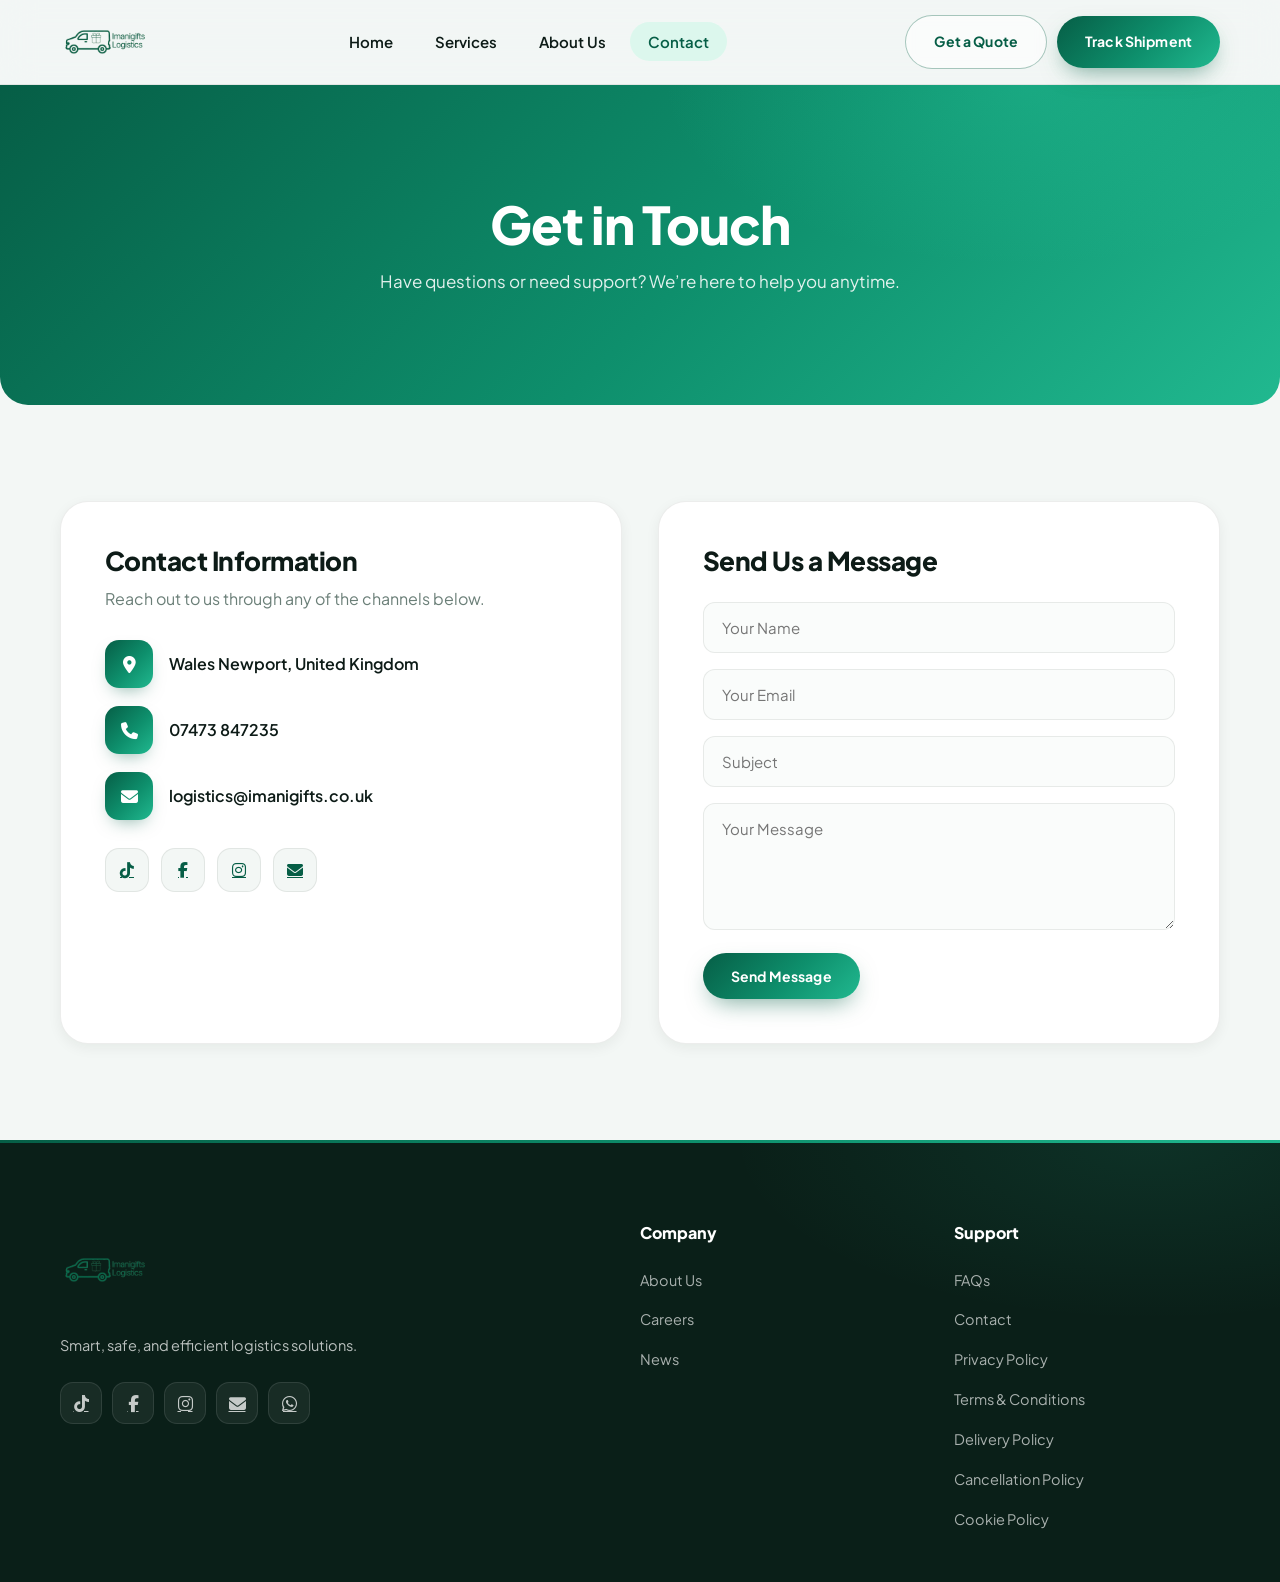
<file: contact.html>
<!DOCTYPE html>
<html lang="en">
<head>
    <meta charset="UTF-8">
    <meta name="viewport" content="width=device-width, initial-scale=1.0">
    <title>Contact Us – Imani Gift Logistics</title>
    <link rel="stylesheet" href="style.css">
    <link
        rel="stylesheet"
        href="https://cdnjs.cloudflare.com/ajax/libs/font-awesome/6.5.1/css/all.min.css"
    />

    <!-- Google tag (gtag.js) -->
<script async src="https://www.googletagmanager.com/gtag/js?id=G-PZQ3SX1TY1"></script>
<script>
  window.dataLayer = window.dataLayer || [];
  function gtag(){dataLayer.push(arguments);}
  gtag('js', new Date());

  gtag('config', 'G-PZQ3SX1TY1');
</script>
</head>
<body>

<!-- ================= HEADER (reused from your existing design) ================= -->
<header class="header">
    <div class="container header-wrapper">
        <div class="logo">
            <img src="Imani_Logistics_1.png" alt="Imani Gift Logistics logo">
        </div>

        <nav class="nav" aria-label="Main navigation">
            <ul class="nav-links">
                <li><a href="index.html">Home</a></li>
                <li><a href="service.html">Services</a></li>
                <li><a href="about.html">About Us</a></li>
                <li><a href="contact.html" class="active">Contact</a></li>
            </ul>
        </nav>

        <div class="auth-buttons">
            <a href="quote.html" class="btn btn-outline">Get a Quote</a>
            <a href="track.html" class="btn btn-primary">Track Shipment</a>
        </div>

        <button type="button" class="menu-toggle" aria-label="Toggle menu" aria-expanded="false">
            <i class="fas fa-bars"></i>
        </button>
    </div>
</header>

<!-- ================= CONTACT HERO ================= -->
<section class="contact-hero">
    <div class="container">
        <h1>Get in Touch</h1>
        <p>Have questions or need support? We’re here to help you anytime.</p>
    </div>
</section>

<!-- ================= CONTACT SECTION ================= -->
<section class="contact-section">
    <div class="container contact-wrapper">

        <!-- CONTACT INFO -->
        <div class="contact-info">
            <h2>Contact Information</h2>
            <p>Reach out to us through any of the channels below.</p>

            <div class="info-item">
                <i class="fas fa-location-dot"></i>
                <span>Wales Newport, United Kingdom</span>
            </div>

            <div class="info-item">
                <i class="fas fa-phone"></i>
                <span>07473 847235</span>
            </div>

            <div class="info-item">
                <i class="fas fa-envelope"></i>
                <span>logistics@imanigifts.co.uk</span>
            </div>

            <div class="social-links">
               <a href="https://www.tiktok.com/@imanigiftslogisti?_r=1&_t=ZN-93s4yZrfjyo" target="_blank"><i class="fab fa-tiktok"></i></a>
                    <a href="https://www.facebook.com/share/181meQYqVm/?mibextid=wwXIfr"><i class="fab fa-facebook-f"></i></a>
                    <a href="https://www.instagram.com/imanigiftslogistics?igsh=MWppN2V5ZWk0bm13Zg%3D%3D&utm_source=qr"><i class="fab fa-instagram"></i></a>
                    <a href="mailto:logistics@imanigifts.co.uk"><i class="fa-solid fa-envelope"></i></a>
            </div>
        </div>

        <!-- CONTACT FORM -->
        <div class="contact-form">
            <h2>Send Us a Message</h2>

            <form>
                <div class="form-group">
                    <input type="text" placeholder="Your Name" required>
                </div>

                <div class="form-group">
                    <input type="email" placeholder="Your Email" required>
                </div>

                <div class="form-group">
                    <input type="text" placeholder="Subject">
                </div>

                <div class="form-group">
                    <textarea rows="5" placeholder="Your Message" required></textarea>
                </div>

                <button type="submit" class="btn btn-primary">
                    Send Message
                </button>
            </form>
        </div>

    </div>
</section>

<!-- ================= FOOTER ================= -->
<footer class="footer">
    <div class="container">
        <div class="footer-container">
            <div class="footer-logo">
                <img src="Imani_Logistics_1.png" alt="Imani Gift Logistics">
                <p>Smart, safe, and efficient logistics solutions.</p>

                <div class="social-icons">
                    <a href="https://www.tiktok.com/@imanigiftslogisti?_r=1&_t=ZN-93s4yZrfjyo" target="_blank"><i class="fab fa-tiktok"></i></a>
                    <a href="https://www.facebook.com/share/181meQYqVm/?mibextid=wwXIfr"><i class="fab fa-facebook-f"></i></a>
                    <a href="https://www.instagram.com/imanigiftslogistics" target="_blank"><i class="fab fa-instagram"></i></a>
                    <a href="mailto:logistics@imanigifts.co.uk"><i class="fa-solid fa-envelope"></i></a>
                    <a href="https://wa.link/nufq6d" target="_blank" rel="noopener"><i class="fab fa-whatsapp"></i></a>
                </div>
            </div>

            <div class="footer-links">
                <h3>Company</h3>
                <ul>
                    <li><a href="about.html">About Us</a></li>
                    <li><a href="#">Careers</a></li>
                    <li><a href="#">News</a></li>
                </ul>
            </div>

            <div class="footer-links">
                <h3>Support</h3>
                <ul>
                    <li><a href="#footer" onclick="openModal('faqs')">FAQs</a></li>
                    <li><a href="contact.html">Contact</a></li>
                    <li><a href="#footer" onclick="openModal('privacy')">Privacy Policy</a></li>
                    <li><a href="#footer" onclick="openModal('terms')">Terms & Conditions</a></li>
                    <li><a href="#footer" onclick="openModal('delivery')">Delivery Policy</a></li>
                    <li><a href="#footer" onclick="openModal('cancellation')">Cancellation Policy</a></li>
                    <li><a href="#footer" onclick="openModal('cookies')">Cookie Policy</a></li>
                </ul>
            </div>
        </div>
    </div>
</footer>

<!-- ================= POLICY MODAL ================= -->
<div id="policyModal" class="modal">
    <div class="modal-content">
        <span class="close-btn" onclick="closeModal()">&times;</span>
        <div id="modalBody"></div>
    </div>
</div>

<script>
const policies = {
    faqs: `
        <h2>FAQs</h2>
        <p><strong>ImaniGifts Logistics</strong></p>
        <p>Q: What services does ImaniGifts Logistics offer?<br>
        A: We offer same-day and scheduled courier services, parcel and goods transport,
        furniture transport, residential and small-scale removals, and both business and personal logistics services.</p>
        <p>Q: Do you handle same-day deliveries?<br>
        A: Yes! We provide same-day courier services. Contact us to confirm availability and book your slot.</p>
        <p>Q: Can you transport furniture and help with house moves?<br>
        A: Absolutely. We handle furniture transport and small-scale residential removals.
        Please inform us in advance of any access challenges such as stairs, narrow corridors, or restricted parking.</p>
        <h4>Cancellation</h4>
        <p>Q: What is your cancellation policy?<br>
        A: 48+ hours: no charge. 24–48 hours: 50% charge. Less than 24 hours: 100% charge.</p>
    `,
    privacy: `
        <h2>Privacy Policy</h2>
        <p>ImaniGifts Logistics — Trading name of ImaniGiftCompany Ltd.<br>
        Email: logistics@imanigifts.co.uk — Last Updated: 17 February 2026</p>
        <h3>1. Introduction</h3>
        <p>ImaniGifts Logistics is committed to protecting your privacy in compliance with UK GDPR and the Data Protection Act 2018.</p>
        <h3>2. Information We Collect</h3>
        <ul>
            <li>Full name, email, telephone number</li>
            <li>Collection and delivery addresses</li>
            <li>Payment information (via secure third-party providers)</li>
            <li>IP address, browser type, pages visited (automatically)</li>
        </ul>
        <h3>3. Your Rights</h3>
        <p>You may request access, correction, erasure, or portability of your data. Contact: logistics@imanigifts.co.uk</p>
    `,
    terms: `
        <h2>Terms & Conditions</h2>
        <p><strong>ImaniGifts Logistics</strong> — Trading name of ImaniGiftCompany Ltd<br>
        Newport, Wales, NP20 1FX — Last Updated: 18 February 2026</p>
        <h3>1. Limitation of Liability</h3>
        <ul>
            <li>£40 per individual item</li>
            <li>£750 maximum per removal job</li>
            <li>Applies only where negligence is proven</li>
        </ul>
        <h3>2. Governing Law</h3>
        <p>Governed by the laws of England and Wales.</p>
    `,
    delivery: `
        <h2>Delivery Policy</h2>
        <p>ImaniGifts Logistics — Last Updated: 17 February 2026</p>
        <h3>1. Service Coverage</h3>
        <p>Services provided throughout the United Kingdom, subject to availability.</p>
        <h3>2. Delivery Timeframes</h3>
        <p>Times are estimates unless confirmed in writing.</p>
    `,
    cancellation: `
        <h2>Cancellation Policy</h2>
        <p>Customers may cancel bookings by contacting us via email or phone.</p>
        <ul>
            <li>More than 48 hours before collection: no charge</li>
            <li>24–48 hours notice: 50% charge</li>
            <li>Less than 24 hours notice: 100% charge</li>
            <li>After driver dispatch: full charge applies</li>
        </ul>
    `,
    cookies: `
        <h2>Cookie Policy</h2>
        <p>ImaniGifts Logistics — Last Updated: 17 February 2026</p>
        <h3>1. What Are Cookies?</h3>
        <p>Cookies are small text files placed on your device to help websites function and improve user experience.</p>
        <h3>2. Managing Cookies</h3>
        <p>You can control or disable cookies through your browser settings.</p>
    `
};

function openModal(type) {
    document.getElementById("modalBody").innerHTML = policies[type];
    document.getElementById("policyModal").style.display = "block";
    document.body.style.overflow = "hidden";
}

function closeModal() {
    document.getElementById("policyModal").style.display = "none";
    document.body.style.overflow = "auto";
}

window.addEventListener("click", function(event) {
    const modal = document.getElementById("policyModal");
    if (event.target === modal) {
        closeModal();
    }
});
</script>

<!-- ================= MOBILE MENU + COOKIE SCRIPT ================= -->
<script src="script.js"></script>

</body>
</html>
</file>
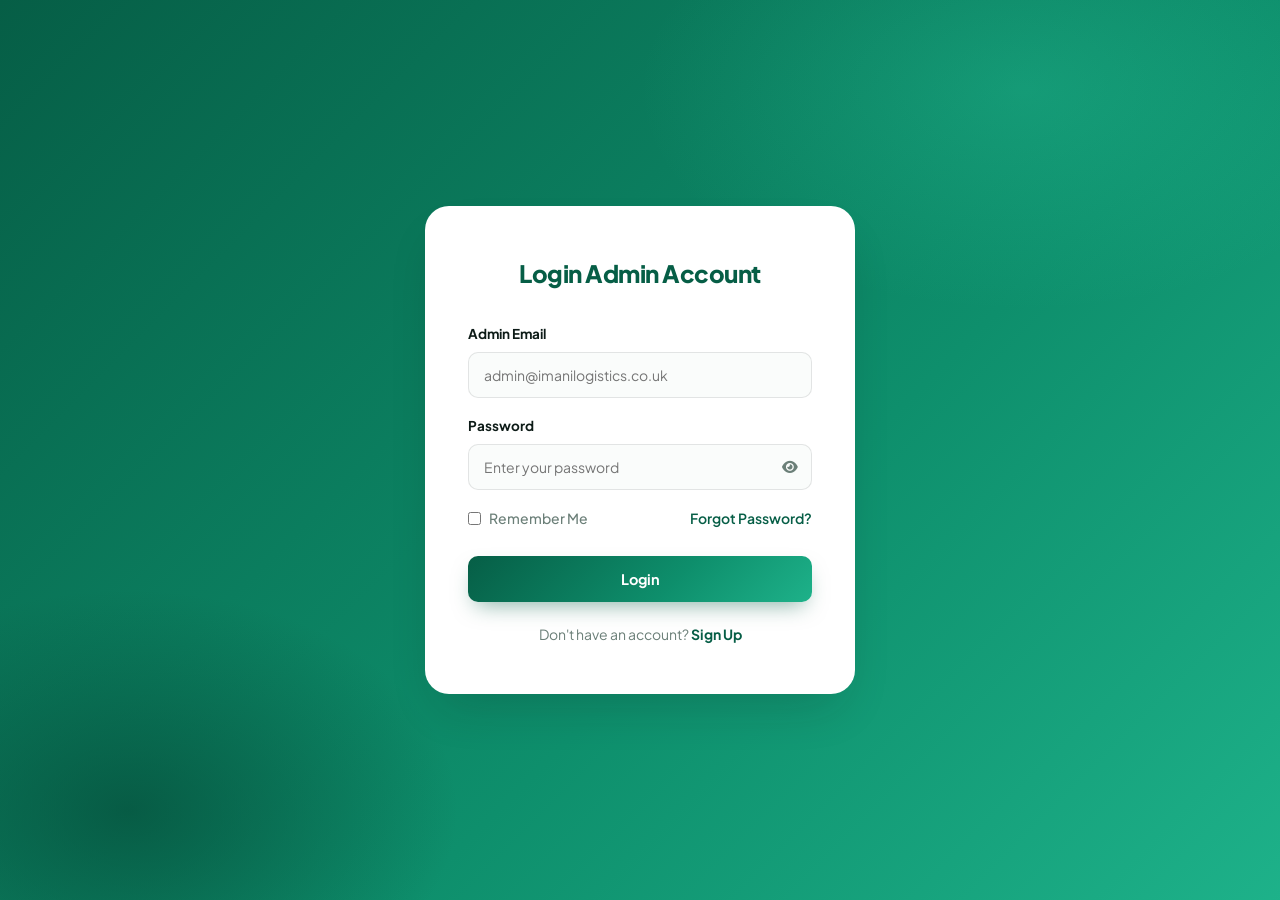
<file: customer-service.html>
<!DOCTYPE html>
<html lang="en-GB">
<head>
    <meta charset="UTF-8">
    <title>Admin Panel - Customer Service | Imani Logistics UK</title>
    <meta name="viewport" content="width=device-width, initial-scale=1.0">

    <!-- FontAwesome -->
    <link rel="stylesheet" 
    href="https://cdnjs.cloudflare.com/ajax/libs/font-awesome/6.5.0/css/all.min.css">

    <!-- CSS -->
    <link rel="stylesheet" href="admin.css">
</head>
<body>

<div class="admin-container">

    <!-- ================= SIDEBAR ================= -->
    <aside class="sidebar">
        <div class="logo">
            <h2>Imani Logistics UK</h2>
        </div>

        <ul class="sidebar-menu">
            <li><a href="dashboard.html"><i class="fas fa-chart-line"></i> Dashboard</a></li>
            <li><a href="quotes.html"><i class="fas fa-file-invoice"></i> Quote Requests</a></li>
            <li><a href="shipments.html"><i class="fas fa-truck"></i> Shipments</a></li>
            <li><a href="customers.html"><i class="fas fa-users"></i> Customers</a></li>

            <li class="active">
                <a href="customer-service.html">
                    <i class="fas fa-headset"></i> Customer Service
                </a>
            </li>

            <li><a href="settings.html"><i class="fas fa-cog"></i> Settings</a></li>

            <li>
                <a href="#" id="logoutBtn">
                    <i class="fas fa-sign-out-alt"></i> Log Out
                </a>
            </li>
        </ul>
    </aside>

    <!-- ================= MAIN CONTENT ================= -->
    <main class="main-content">

        <!-- ================= TOPBAR ================= -->
        <div class="topbar">
            <h1>Customer Service Desk</h1>
            <div class="admin-profile">
                <i class="fas fa-user-circle"></i>
            </div>
        </div>

        <!-- ================= SUPPORT STATS (LIVE) ================= -->
        <section class="stats">

            <div class="card">
                <h3>Total Tickets</h3>
                <p id="totalTickets">0</p>
            </div>

            <div class="card">
                <h3>Open Tickets</h3>
                <p id="openTickets">0</p>
            </div>

            <div class="card">
                <h3>Resolved</h3>
                <p id="resolvedTickets">0</p>
            </div>

            <div class="card">
                <h3>AI Escalations</h3>
                <p id="aiEscalations">0</p>
            </div>

        </section>

        <!-- ================= SUPPORT TABLE ================= -->
        <section class="table-section">

            <div class="section-header">
                <h2>Customer Support Tickets</h2>

                <div class="search-bar">
                    <input type="text" 
                           id="searchTickets" 
                           placeholder="Search tickets...">
                </div>
            </div>

            <table>
                <thead>
                    <tr>
                        <th>Ticket ID</th>
                        <th>Customer</th>
                        <th>Subject</th>
                        <th>AI Sentiment</th>
                        <th>Priority</th>
                        <th>Status</th>
                        <th>Action</th>
                    </tr>
                </thead>

                <tbody id="ticketsTableBody">
                    <!-- Real-time tickets load here -->
                </tbody>

            </table>

        </section>

    </main>
</div>

<!-- ================= VIEW TICKET MODAL ================= -->
<div class="modal" id="ticketModal">
    <div class="modal-content">

        <h2>Support Ticket</h2>

        <input type="text" id="modalCustomer" class="form-control" readonly>
        <input type="text" id="modalSubject" class="form-control" readonly>

        <textarea id="modalMessage" 
                  class="form-control" 
                  readonly></textarea>

        <textarea id="replyBox" 
                  class="form-control" 
                  placeholder="Write response or generate AI reply...">
        </textarea>

        <button class="btn btn-outline" id="generateReplyBtn">
            <i class="fas fa-robot"></i> Generate AI Reply
        </button>

        <button class="btn btn-primary" id="sendReplyBtn">
            Send Response
        </button>

        <button class="btn btn-outline" id="closeTicketModal">
            Close
        </button>

    </div>
</div>

<!-- ================= SCRIPTS ================= -->
<script type="module" src="protect.js"></script>
<script type="module" src="customer-service.js"></script>
<script type="module" src="logout.js"></script>

</body>
</html>
</file>
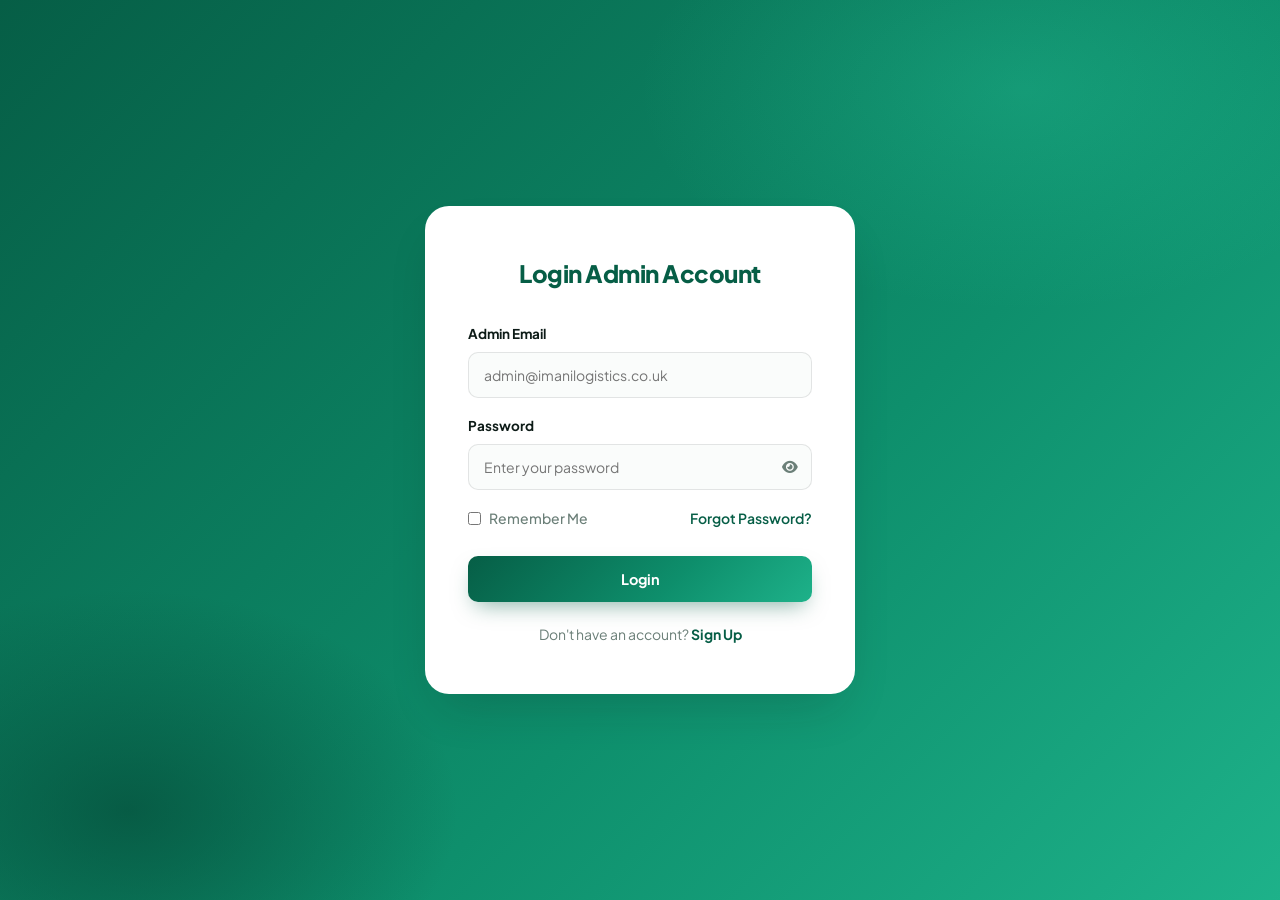
<file: customers.html>
<!DOCTYPE html>
<html lang="en-GB">
<head>
    <meta charset="UTF-8">
    <title>Admin Panel - Customers | Imani Logistics UK</title>
    <meta name="viewport" content="width=device-width, initial-scale=1.0">

    <link rel="stylesheet"
    href="https://cdnjs.cloudflare.com/ajax/libs/font-awesome/6.5.0/css/all.min.css">

    <link rel="stylesheet" href="admin.css">
</head>
<body>

<div class="admin-container">

    <!-- SIDEBAR -->
    <aside class="sidebar">
        <div class="logo">
            <h2>Imani Logistics UK</h2>
        </div>

        <ul class="sidebar-menu">
            <li><a href="dashboard.html"><i class="fas fa-chart-line"></i> Dashboard</a></li>
            <li><a href="quotes.html"><i class="fas fa-file-invoice"></i> Quote Requests</a></li>
            <li><a href="shipments.html"><i class="fas fa-truck"></i> Shipments</a></li>
            <li class="active"><a href="customers.html"><i class="fas fa-users"></i> Customers</a></li>
            <li><a href="customer-service.html"><i class="fas fa-headset"></i> Customer Service</a></li>
            <li><a href="settings.html"><i class="fas fa-cog"></i> Settings</a></li>
            <li>
                <a href="#" id="logoutBtn">
                    <i class="fas fa-sign-out-alt"></i> Log Out
                </a>
            </li>
        </ul>
    </aside>

    <!-- MAIN -->
    <main class="main-content">

        <div class="topbar">
            <h1>Customer Management</h1>
            <div class="admin-profile">
                <i class="fas fa-user-circle"></i>
            </div>
        </div>

        <!-- LIVE STATS -->
        <section class="stats">
            <div class="card">
                <h3>Total Customers</h3>
                <p id="totalCustomers">0</p>
            </div>

            <div class="card">
                <h3>Active Customers</h3>
                <p id="activeCustomers">0</p>
            </div>

            <div class="card">
                <h3>Inactive Customers</h3>
                <p id="inactiveCustomers">0</p>
            </div>

            <div class="card">
                <h3>VIP Customers</h3>
                <p id="vipCustomers">0</p>
            </div>
        </section>

        <!-- TABLE -->
        <section class="table-section">
            <div class="section-header">
                <h2>All Customers</h2>

                <div class="search-bar">
                    <input type="text" id="searchCustomer" placeholder="Search customers...">
                    <button class="btn btn-primary" id="openAddCustomer">
                        <i class="fas fa-plus"></i> Add Customer
                    </button>
                </div>
            </div>

            <table>
                <thead>
                    <tr>
                        <th>Customer</th>
                        <th>Email</th>
                        <th>Phone</th>
                        <th>Shipments</th>
                        <th>Status</th>
                        <th>Action</th>
                    </tr>
                </thead>
                <tbody id="customersTableBody">
                    <!-- Live customers load here -->
                </tbody>
            </table>
        </section>

    </main>
</div>

<!-- ADD CUSTOMER MODAL -->
<div class="modal" id="addCustomerModal">
    <div class="modal-content">
        <h2>Add New Customer</h2>

        <input type="text" id="customerName" class="form-control" placeholder="Full Name">
        <input type="email" id="customerEmail" class="form-control" placeholder="Email Address">
        <input type="text" id="customerPhone" class="form-control" placeholder="Phone Number">

        <select id="customerStatus" class="form-control">
            <option value="Active">Active</option>
            <option value="Inactive">Inactive</option>
            <option value="VIP">VIP</option>
        </select>

        <button class="btn btn-primary" id="saveCustomerBtn">Save Customer</button>
        <button class="btn btn-outline" id="closeCustomerModal">Cancel</button>
    </div>
</div>

<script type="module" src="protect.js"></script>
<script type="module" src="customers.js"></script>
<script type="module" src="logout.js"></script>

</body>
</html>
</file>
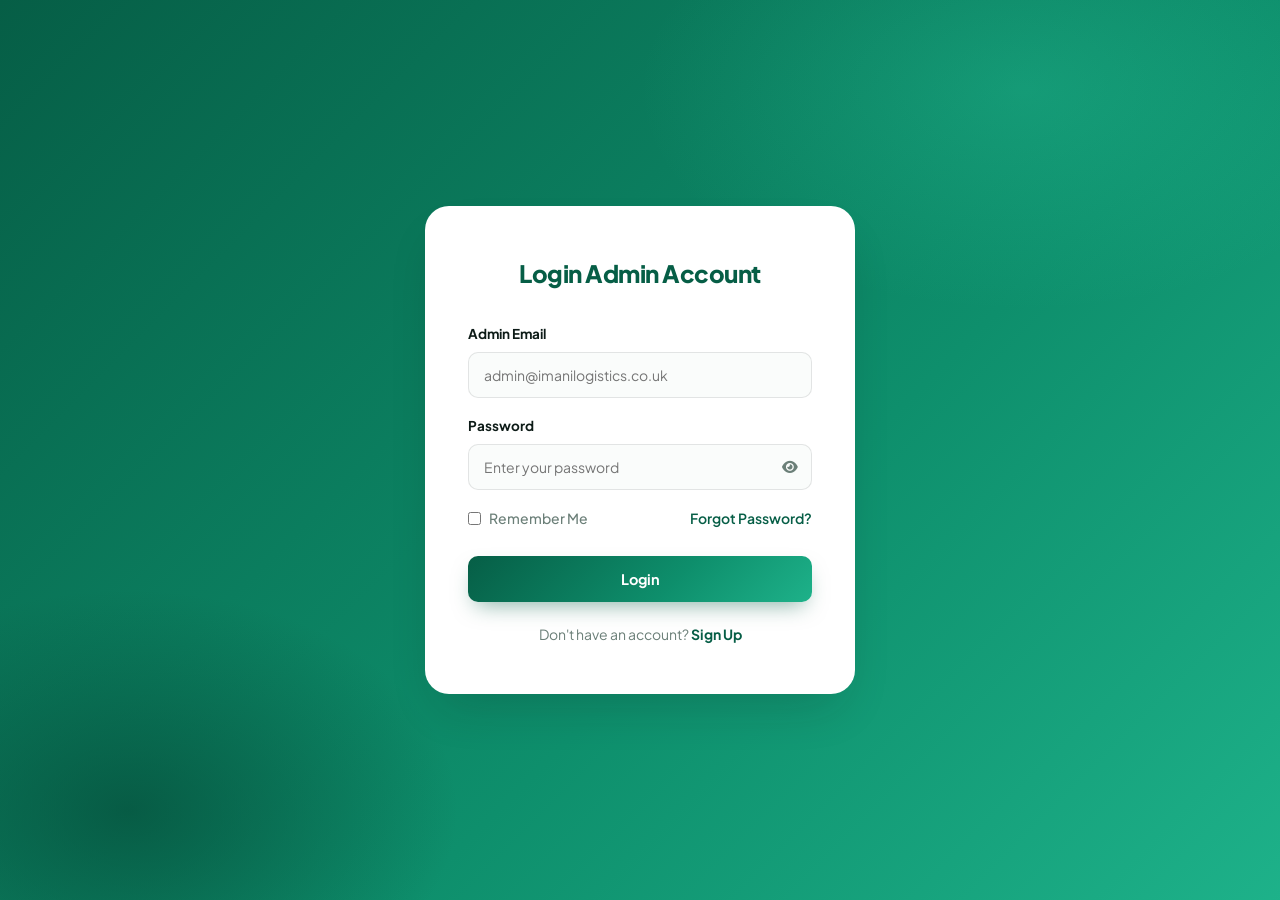
<file: dashboard.html>
<!DOCTYPE html>
<html lang="en-GB">
<head>
    <meta charset="UTF-8">
    <title>Admin Panel - Imani Logistics UK</title>
    <meta name="viewport" content="width=device-width, initial-scale=1.0">

    <link rel="stylesheet" href="https://cdnjs.cloudflare.com/ajax/libs/font-awesome/6.5.0/css/all.min.css">
    <link rel="stylesheet" href="admin.css">
</head>
<body>

<div class="admin-container">

    <!-- SIDEBAR -->
    <aside class="sidebar">
        <div class="logo">
            <h2>Imani Logistics UK</h2>
        </div>

        <ul class="sidebar-menu">
            <li class="active">
                <a href="dashboard.html"><i class="fas fa-chart-line"></i> Dashboard</a>
            </li>
            <li>
                <a href="quotes.html"><i class="fas fa-file-invoice"></i> Quote Requests</a>
            </li>
            <li>
                <a href="shipments.html"><i class="fas fa-truck"></i> Shipments</a>
            </li>
            <li>
                <a href="customers.html"><i class="fas fa-users"></i> Customers</a>
            </li>
            <li>
                <a href="customer-service.html"><i class="fas fa-headset"></i> Customer Service</a>
            </li>
            <li>
                <a href="settings.html"><i class="fas fa-cog"></i> Settings</a>
            </li>
            <li>
                <a href="#" id="logoutBtn">
                    <i class="fas fa-sign-out-alt"></i> Log Out
                </a>
            </li>
        </ul>
    </aside>

    <!-- MAIN CONTENT -->
    <main class="main-content">

        <!-- Topbar -->
        <div class="topbar">
            <h1>Dashboard Overview</h1>
            <div class="admin-profile">
                <i class="fas fa-user-circle"></i>
            </div>
        </div>

        <!-- STATS -->
        <section class="stats">
            <div class="card">
                <h3>Total Shipments</h3>
                <p id="totalShipments">0</p>
            </div>

            <div class="card">
                <h3>Pending Quotes</h3>
                <p id="pendingQuotes">0</p>
            </div>

            <div class="card">
                <h3>Active Customers</h3>
                <p id="activeCustomers">0</p>
            </div>

            <div class="card">
                <h3>Revenue (This Month)</h3>
                <p id="monthlyRevenue">£0</p>
            </div>
        </section>

        <!-- RECENT QUOTES -->
        <section class="table-section">
            <div class="section-header">
                <h2>Recent Quote Requests</h2>
            </div>

            <table>
                <thead>
                    <tr>
                        <th>Customer</th>
                        <th>Route</th>
                        <th>Shipment Type</th>
                        <th>Status</th>
                        <th>Action</th>
                    </tr>
                </thead>

                <tbody id="recentQuotesBody">
                </tbody>
            </table>
        </section>

    </main>
</div>

<script type="module" src="protect.js"></script>
<script type="module" src="dashboard.js"></script>
<script type="module" src="logout.js"></script>

</body>
</html>
</file>
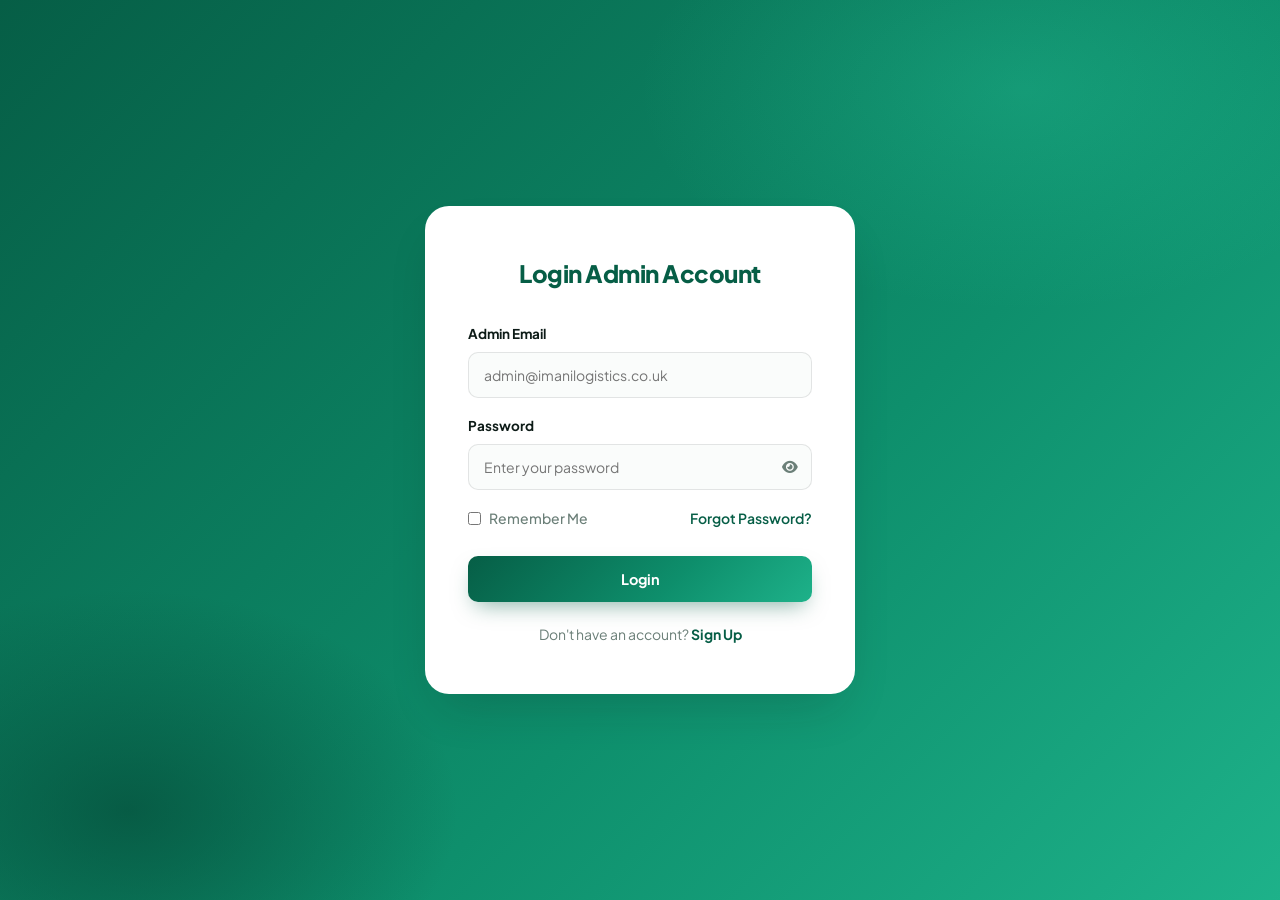
<file: login.html>
<!DOCTYPE html>
<html lang="en-GB">
<head>
  <meta charset="UTF-8">
  <meta name="viewport" content="width=device-width, initial-scale=1.0">
  <title>Admin Login | Imani Logistics UK</title>

  <!-- FontAwesome -->
  <link rel="stylesheet" href="https://cdnjs.cloudflare.com/ajax/libs/font-awesome/6.5.0/css/all.min.css">

  <link rel="stylesheet" href="admin.css">
</head>

<body class="auth-page">

  <div class="auth-container">

    <h2>Login Admin Account</h2>

    <!-- Error Message Box -->
    <div id="errorBox" class="error-box" style="display:none;"></div>

    <form id="loginForm">

      <!-- EMAIL -->
      <div class="form-group">
        <label for="email">Admin Email</label>
        <input 
          type="email" 
          id="email" 
          placeholder="admin@imanilogistics.co.uk" 
          required
        >
      </div>

      <!-- PASSWORD -->
      <div class="form-group password-group">
        <label for="password">Password</label>

        <div class="password-wrapper">
          <input 
            type="password" 
            id="password" 
            placeholder="Enter your password"
            required
          >
          <span class="toggle-password" id="togglePassword">
            <i class="fas fa-eye"></i>
          </span>
        </div>
      </div>

      <!-- REMEMBER ME -->
      <div class="form-options">
        <label class="remember-me">
          <input type="checkbox" id="rememberMe">
          Remember Me
        </label>

        <a href="#" id="forgotPassword">Forgot Password?</a>
      </div>

      <button type="submit" class="btn btn-primary full-width">
        Login
      </button>

    </form>

    <p>
      Don't have an account?
      <a href="signup.html">Sign Up</a>
    </p>

  </div>

  <script type="module" src="auth.js"></script>
</body>
</html>
</file>
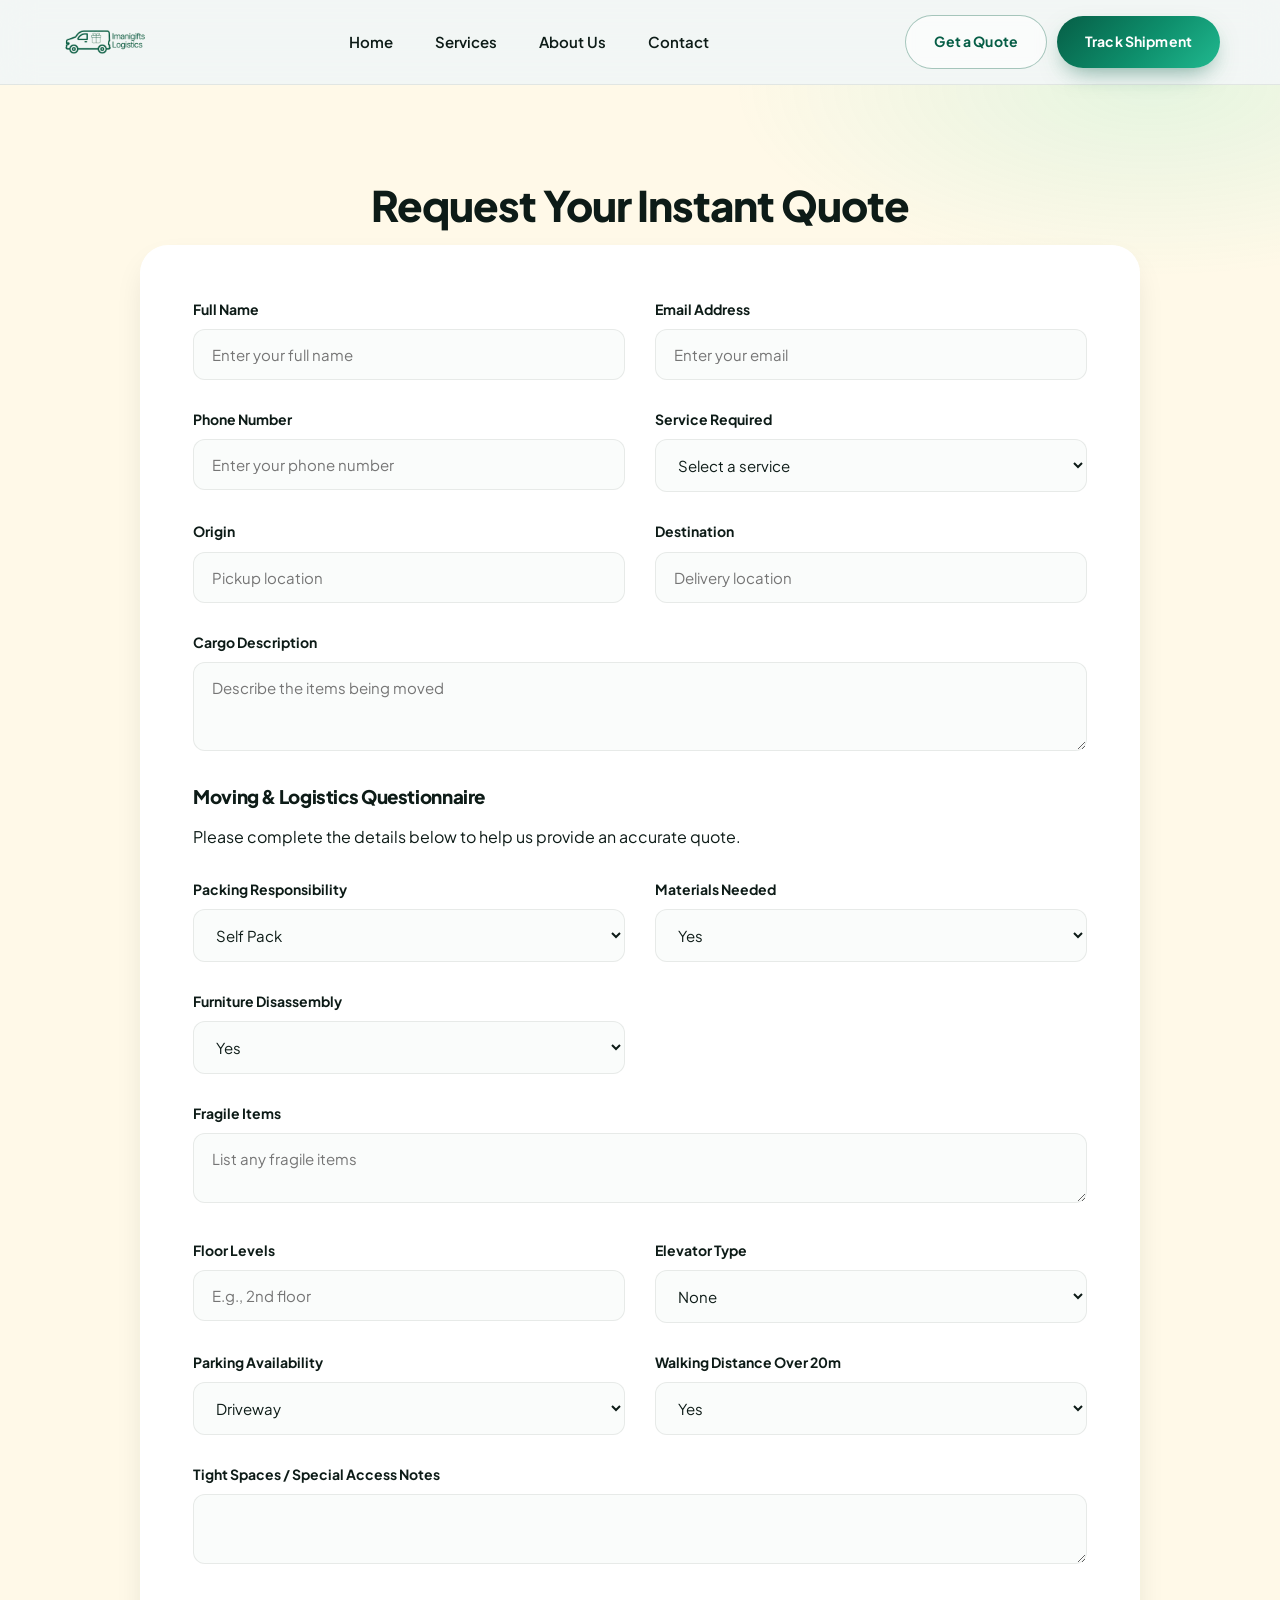
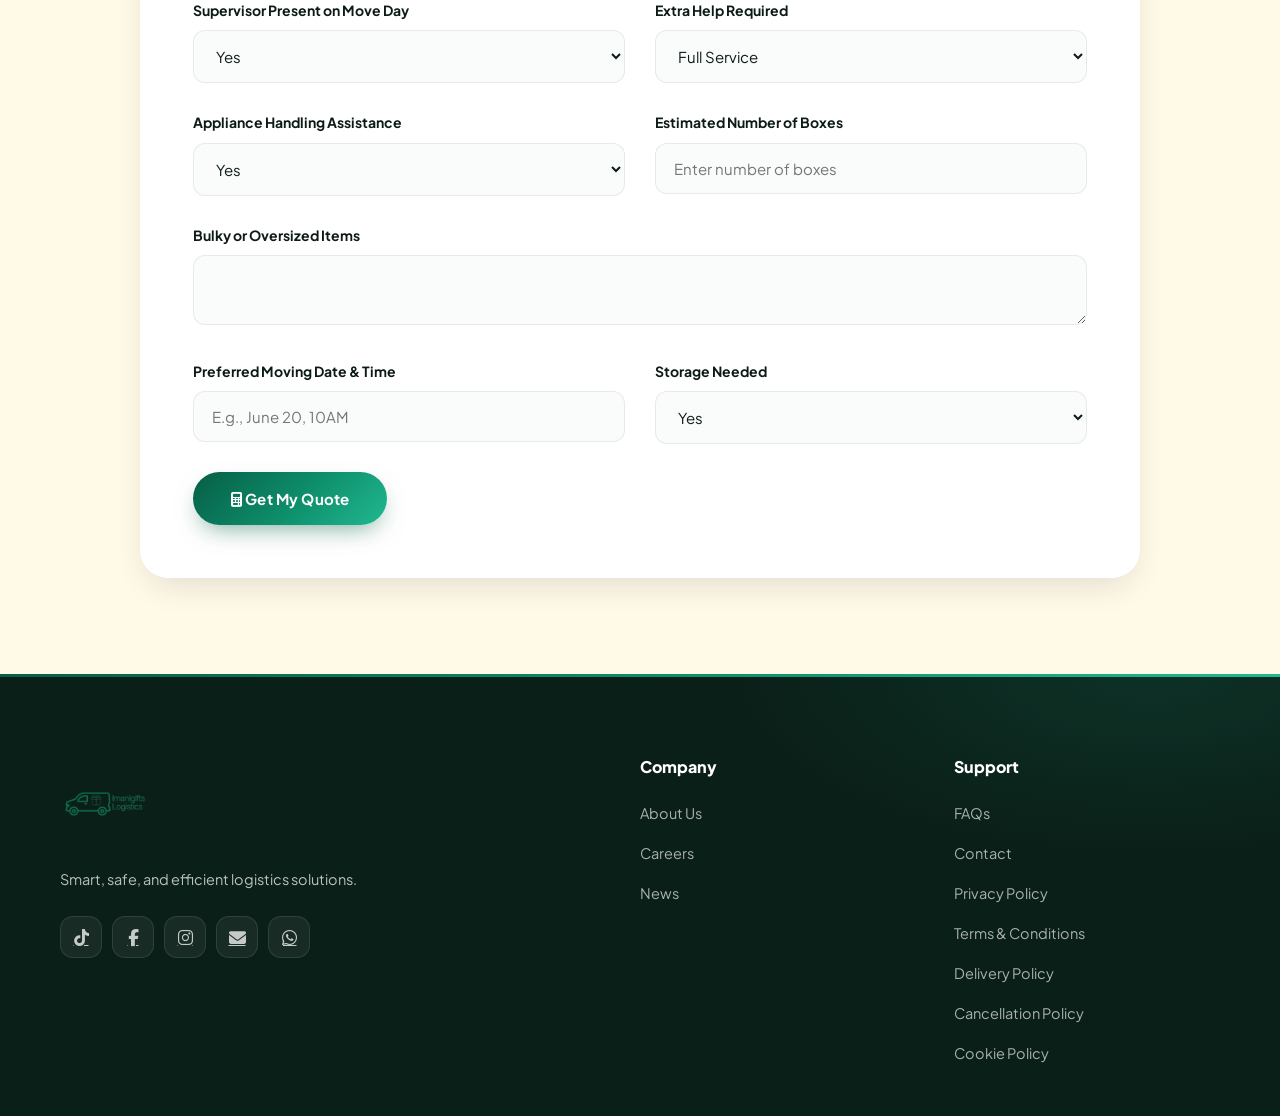
<file: quote.html>
<!DOCTYPE html>
<html lang="en">
<head>
  <meta charset="UTF-8" />
  <meta name="viewport" content="width=device-width, initial-scale=1.0" />
  <title>Get a Quote – Imani Gift Logistics</title>
  <link rel="stylesheet" href="https://cdnjs.cloudflare.com/ajax/libs/font-awesome/6.5.1/css/all.min.css" />
  <link rel="stylesheet" href="style.css" />
</head>

<body>

  <header class="header">
    <div class="container header-wrapper">
      <div class="logo">
        <img src="Imani_Logistics_1.png" alt="Imani Gift Logistics Logo" />
      </div>
      <nav class="nav">
        <ul class="nav-links">
          <li><a href="index.html">Home</a></li>
          <li><a href="service.html">Services</a></li>
          <li><a href="about.html">About Us</a></li>
          <li><a href="contact.html">Contact</a></li>
        </ul>
      </nav>
      <div class="auth-buttons">
        <a href="quote.html" class="btn btn-outline active">Get a Quote</a>
        <a href="track.html" class="btn btn-primary">Track Shipment</a>
      </div>

      <button type="button" class="menu-toggle" aria-label="Toggle menu" aria-expanded="false">
        <i class="fas fa-bars"></i>
      </button>
    </div>
  </header>

  <section class="quote-section">
    <div class="container">
      <h2 class="section-title">Request Your Instant Quote</h2>
      <div class="quote-form-card">
        <form id="quoteForm" novalidate>
          <div class="form-grid">

            <!-- BASIC INFORMATION -->
            <div class="form-group">
              <label for="fullname">Full Name</label>
              <input type="text" id="fullname" name="fullname" required placeholder="Enter your full name" />
            </div>

            <div class="form-group">
              <label for="email">Email Address</label>
              <input type="email" id="email" name="email" required placeholder="Enter your email" />
            </div>

            <div class="form-group">
              <label for="phone">Phone Number</label>
              <input type="tel" id="phone" name="phone" required placeholder="Enter your phone number" />
            </div>

            <div class="form-group">
              <label for="service">Service Required</label>
              <select id="service" name="service" required>
                <option value="" disabled selected>Select a service</option>
                <option value="home">Home Moves</option>
                <option value="office">Office Moves</option>
                <option value="freight">Freight</option>
              </select>
            </div>

            <div class="form-group">
              <label for="origin">Origin</label>
              <input type="text" id="origin" name="origin" required placeholder="Pickup location" />
            </div>

            <div class="form-group">
              <label for="destination">Destination</label>
              <input type="text" id="destination" name="destination" required placeholder="Delivery location" />
            </div>

            <div class="form-group form-full">
              <label for="cargo">Cargo Description</label>
              <textarea id="cargo" name="cargo" rows="3" placeholder="Describe the items being moved"></textarea>
            </div>

            <!-- QUESTIONNAIRE -->
            <div class="form-group form-full">
              <h3>Moving & Logistics Questionnaire</h3>
              <p>Please complete the details below to help us provide an accurate quote.</p>
            </div>

            <div class="form-group">
              <label for="packing">Packing Responsibility</label>
              <select id="packing" name="packing">
                <option value="self">Self Pack</option>
                <option value="service">Need Packing Service</option>
              </select>
            </div>

            <div class="form-group">
              <label for="materials">Materials Needed</label>
              <select id="materials" name="materials">
                <option value="yes">Yes</option>
                <option value="no">No</option>
              </select>
            </div>

            <div class="form-group">
              <label for="furniture">Furniture Disassembly</label>
              <select id="furniture" name="furniture">
                <option value="yes">Yes</option>
                <option value="no">No</option>
              </select>
            </div>

            <div class="form-group form-full">
              <label for="fragile">Fragile Items</label>
              <textarea id="fragile" name="fragile" rows="2" placeholder="List any fragile items"></textarea>
            </div>

            <div class="form-group">
              <label for="floors">Floor Levels</label>
              <input type="text" id="floors" name="floors" placeholder="E.g., 2nd floor" />
            </div>

            <div class="form-group">
              <label for="elevator">Elevator Type</label>
              <select id="elevator" name="elevator">
                <option value="none">None</option>
                <option value="passenger">Passenger</option>
                <option value="freight">Freight</option>
              </select>
            </div>

            <div class="form-group">
              <label for="parking">Parking Availability</label>
              <select id="parking" name="parking">
                <option value="driveway">Driveway</option>
                <option value="street">Street</option>
              </select>
            </div>

            <div class="form-group">
              <label for="distance">Walking Distance Over 20m</label>
              <select id="distance" name="distance">
                <option value="yes">Yes</option>
                <option value="no">No</option>
              </select>
            </div>

            <div class="form-group form-full">
              <label for="access">Tight Spaces / Special Access Notes</label>
              <textarea id="access" name="access" rows="2"></textarea>
            </div>

            <div class="form-group">
              <label for="supervisor">Supervisor Present on Move Day</label>
              <select id="supervisor" name="supervisor">
                <option value="yes">Yes</option>
                <option value="no">No</option>
              </select>
            </div>

            <div class="form-group">
              <label for="help">Extra Help Required</label>
              <select id="help" name="help">
                <option value="full">Full Service</option>
                <option value="partial">Partial Help</option>
              </select>
            </div>

            <div class="form-group">
              <label for="appliances">Appliance Handling Assistance</label>
              <select id="appliances" name="appliances">
                <option value="yes">Yes</option>
                <option value="no">No</option>
              </select>
            </div>

            <div class="form-group">
              <label for="boxes">Estimated Number of Boxes</label>
              <input type="number" id="boxes" name="boxes" min="0" placeholder="Enter number of boxes" />
            </div>

            <div class="form-group form-full">
              <label for="bulky">Bulky or Oversized Items</label>
              <textarea id="bulky" name="bulky" rows="2"></textarea>
            </div>

            <div class="form-group">
              <label for="timing">Preferred Moving Date & Time</label>
              <input type="text" id="timing" name="timing" placeholder="E.g., June 20, 10AM" />
            </div>

            <div class="form-group">
              <label for="storage">Storage Needed</label>
              <select id="storage" name="storage">
                <option value="yes">Yes</option>
                <option value="no">No</option>
              </select>
            </div>

          </div>

          <div id="formMessage" class="form-message" style="display: none;"></div>

          <div class="submit-area">
            <button type="submit" id="submitBtn" class="btn btn-primary btn-large">
              <i class="fa-solid fa-calculator"></i> Get My Quote
            </button>
          </div>

        </form>
      </div>
    </div>
  </section>

  <!-- ================= FOOTER ================= -->
  <footer class="footer">
    <div class="container">
      <div class="footer-container">
        <div class="footer-logo">
          <img src="Imani_Logistics_1.png" alt="Imani Gift Logistics">
          <p>Smart, safe, and efficient logistics solutions.</p>

          <div class="social-icons">
            <a href="https://www.tiktok.com/@imanigiftslogisti?_r=1&_t=ZN-93s4yZrfjyo" target="_blank"><i class="fab fa-tiktok"></i></a>
            <a href="https://www.facebook.com/share/181meQYqVm/?mibextid=wwXIfr"><i class="fab fa-facebook-f"></i></a>
            <a href="https://www.instagram.com/imanigiftslogistics" target="_blank"><i class="fab fa-instagram"></i></a>
            <a href="mailto:logistics@imanigifts.co.uk"><i class="fa-solid fa-envelope"></i></a>
            <a href="https://wa.link/nufq6d" target="_blank" rel="noopener"><i class="fab fa-whatsapp"></i></a>
          </div>
        </div>

        <div class="footer-links">
          <h3>Company</h3>
          <ul>
            <li><a href="about.html">About Us</a></li>
            <li><a href="#">Careers</a></li>
            <li><a href="#">News</a></li>
          </ul>
        </div>

        <div class="footer-links">
          <h3>Support</h3>
          <ul>
            <li><a href="#footer" onclick="openModal('faqs')">FAQs</a></li>
            <li><a href="contact.html">Contact</a></li>
            <li><a href="#footer" onclick="openModal('privacy')">Privacy Policy</a></li>
            <li><a href="#footer" onclick="openModal('terms')">Terms & Conditions</a></li>
            <li><a href="#footer" onclick="openModal('delivery')">Delivery Policy</a></li>
            <li><a href="#footer" onclick="openModal('cancellation')">Cancellation Policy</a></li>
            <li><a href="#footer" onclick="openModal('cookies')">Cookie Policy</a></li>
          </ul>
        </div>
      </div>
    </div>
  </footer>

  <!-- ================= POLICY MODAL ================= -->
  <div id="policyModal" class="modal">
    <div class="modal-content">
      <span class="close-btn" onclick="closeModal()">&times;</span>
      <div id="modalBody"></div>
    </div>
  </div>

  <script>
    const policies = {
      faqs: `
        <h2>FAQs</h2>
        <p><strong>ImaniGifts Logistics</strong></p>
        <p>Q: What services does ImaniGifts Logistics offer?<br>
        A: We offer same-day and scheduled courier services, parcel and goods transport,
        furniture transport, residential and small-scale removals, and both business and personal logistics services.</p>
        <p>Q: Do you handle same-day deliveries?<br>
        A: Yes! We provide same-day courier services. Contact us to confirm availability and book your slot.</p>
        <p>Q: Can you transport furniture and help with house moves?<br>
        A: Absolutely. We handle furniture transport and small-scale residential removals.
        Please inform us in advance of any access challenges such as stairs, narrow corridors, or restricted parking.</p>
        <p>Q: Are there items you won't transport?<br>
        A: Yes. We are unable to carry hazardous or flammable materials, explosives, gas cylinders, illegal substances,
        firearms or weapons, cash, jewellery, negotiable instruments, or perishable goods (unless agreed in advance).
        Transporting undeclared prohibited items voids all liability.</p>
        <h4>Booking and Delivery</h4>
        <p>Q: Are delivery times guaranteed?<br>
        A: Delivery times are estimates unless a guaranteed time is agreed in writing.</p>
        <p>Q: What happens if I'm not available when the driver arrives?<br>
        A: Additional charges may apply. Please ensure someone is present or arrange authorised access.</p>
        <h4>Payment</h4>
        <p>Q: When is payment due?<br>
        A: Payment is due in advance or immediately upon completion, unless otherwise agreed.</p>
        <h4>Cancellation</h4>
        <p>Q: What is your cancellation policy?<br>
        A: 48+ hours: no charge. 24–48 hours: 50% charge. Less than 24 hours: 100% charge.</p>
      `,
      privacy: `
        <h2>Privacy Policy</h2>
        <p>ImaniGifts Logistics — Trading name of ImaniGiftCompany Ltd.<br>
        Email: logistics@imanigifts.co.uk — Last Updated: 17 February 2026</p>
        <h3>1. Introduction</h3>
        <p>ImaniGifts Logistics is committed to protecting your privacy in compliance with UK GDPR and the Data Protection Act 2018.</p>
        <h3>2. Information We Collect</h3>
        <ul>
          <li>Full name, email, telephone number</li>
          <li>Collection and delivery addresses</li>
          <li>Payment information (via secure third-party providers)</li>
          <li>IP address, browser type, pages visited (automatically)</li>
        </ul>
        <h3>3. How We Use Your Information</h3>
        <ul>
          <li>Provide and manage logistics services</li>
          <li>Process bookings and payments</li>
          <li>Communicate delivery updates</li>
          <li>Comply with legal obligations</li>
        </ul>
        <h3>4. Data Sharing</h3>
        <p>We may share data with subcontracted drivers, insurance providers, and payment processors. We do not sell your data.</p>
        <h3>5. Your Rights</h3>
        <p>You may request access, correction, erasure, or portability of your data. Contact: logistics@imanigifts.co.uk</p>
      `,
      terms: `
        <h2>Terms & Conditions</h2>
        <p><strong>ImaniGifts Logistics</strong> — Trading name of ImaniGiftCompany Ltd<br>
        Newport, Wales, NP20 1FX — Last Updated: 18 February 2026</p>
        <h3>1. Services Provided</h3>
        <ul>
          <li>Same-day and scheduled courier services</li>
          <li>Parcel and goods transport</li>
          <li>Furniture transport and residential removals</li>
          <li>Business and personal logistics services</li>
        </ul>
        <h3>2. Prohibited Items</h3>
        <ul>
          <li>Hazardous or flammable materials, explosives, gas cylinders</li>
          <li>Illegal substances, firearms, weapons</li>
          <li>Cash or jewellery</li>
        </ul>
        <h3>3. Limitation of Liability</h3>
        <ul>
          <li>£40 per individual item</li>
          <li>£750 maximum per removal job</li>
          <li>Applies only where negligence is proven</li>
        </ul>
        <h3>4. Cancellations</h3>
        <ul>
          <li>48+ hours notice: No charge</li>
          <li>24–48 hours notice: 50% charge</li>
          <li>Less than 24 hours: 100% charge</li>
        </ul>
        <h3>5. Governing Law</h3>
        <p>Governed by the laws of England and Wales.</p>
      `,
      delivery: `
        <h2>Delivery Policy</h2>
        <p>ImaniGifts Logistics — Last Updated: 17 February 2026</p>
        <h3>1. Service Coverage</h3>
        <p>Services provided throughout the United Kingdom, subject to availability.</p>
        <h3>2. Booking and Confirmation</h3>
        <p>Bookings are confirmed only when accepted in writing and any required deposit has been received.</p>
        <h3>3. Delivery Timeframes</h3>
        <p>Times are estimates unless confirmed in writing. We are not liable for delays due to traffic, weather, or circumstances beyond our control.</p>
        <h3>4. Failed Delivery</h3>
        <p>Additional charges may apply if delivery fails due to customer unavailability or incorrect address information.</p>
      `,
      cancellation: `
        <h2>Cancellation Policy</h2>
        <p>Customers may cancel bookings by contacting us via email or phone.</p>
        <ul>
          <li>More than 48 hours before collection: no charge</li>
          <li>24–48 hours notice: 50% charge</li>
          <li>Less than 24 hours notice: 100% charge</li>
          <li>After driver dispatch: full charge applies</li>
        </ul>
      `,
      cookies: `
        <h2>Cookie Policy</h2>
        <p>ImaniGifts Logistics — Last Updated: 17 February 2026</p>
        <h3>1. What Are Cookies?</h3>
        <p>Cookies are small text files placed on your device to help websites function and improve user experience.</p>
        <h3>2. Types of Cookies We Use</h3>
        <ul>
          <li><strong>Essential:</strong> Necessary for the website to function.</li>
          <li><strong>Analytics:</strong> Help us understand how visitors use our site.</li>
          <li><strong>Functionality:</strong> Remember your preferences.</li>
        </ul>
        <h3>3. Managing Cookies</h3>
        <p>You can control or disable cookies through your browser settings. Disabling cookies may affect website functionality.</p>
      `
    };

    function openModal(type) {
      document.getElementById("modalBody").innerHTML = policies[type];
      document.getElementById("policyModal").style.display = "block";
      document.body.style.overflow = "hidden";
    }

    function closeModal() {
      document.getElementById("policyModal").style.display = "none";
      document.body.style.overflow = "auto";
    }

    window.addEventListener("click", function (event) {
      const modal = document.getElementById("policyModal");
      if (event.target === modal) closeModal();
    });
  </script>

  <script src="script.js"></script>
  <script type="module" src="quote.js"></script>

</body>
</html>
</file>
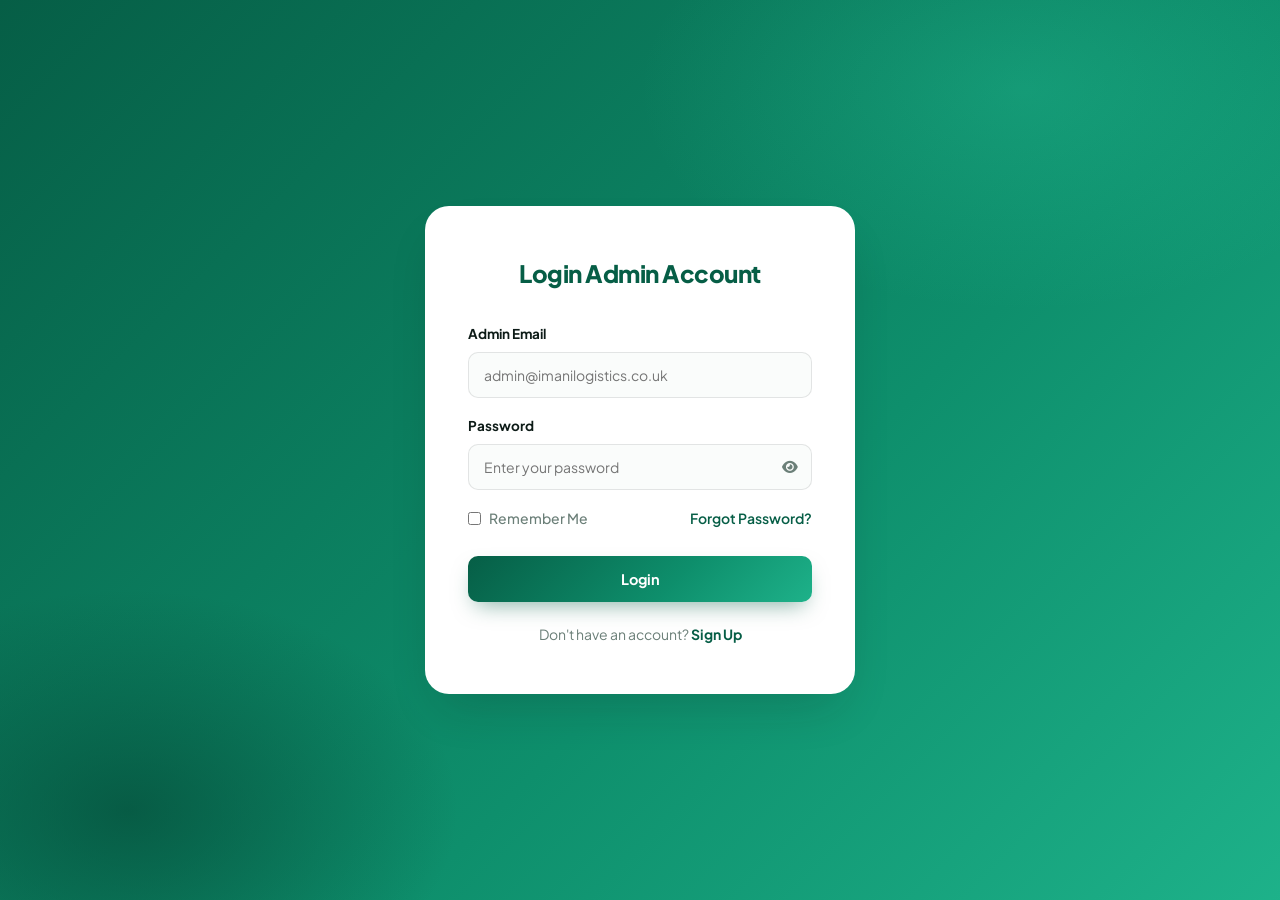
<file: quotes.html>
<!DOCTYPE html>
<html lang="en-GB">
<head>
    <meta charset="UTF-8">
    <title>Quote Requests | Imani Logistics UK</title>
    <meta name="viewport" content="width=device-width, initial-scale=1.0">

    <link rel="stylesheet"
          href="https://cdnjs.cloudflare.com/ajax/libs/font-awesome/6.5.0/css/all.min.css">
    <link rel="stylesheet" href="admin.css">
</head>
<body>

<div class="admin-container">

    <!-- ================= SIDEBAR ================= -->
    <aside class="sidebar">
        <div class="logo">
            <h2>Imani Logistics UK</h2>
        </div>

        <nav>
            <ul class="sidebar-menu">

                <li>
                    <a href="dashboard.html">
                        <i class="fas fa-chart-line"></i>
                        <span>Dashboard</span>
                    </a>
                </li>

                <!-- 🔴 REAL-TIME BADGE -->
                <li class="active">
                    <a href="quotes.html">
                        <i class="fas fa-file-invoice"></i>
                        <span>Quote Requests</span>
                        <span id="pendingBadge" class="badge">0</span>
                    </a>
                </li>

                <li>
                    <a href="shipments.html">
                        <i class="fas fa-truck"></i>
                        <span>Shipments</span>
                    </a>
                </li>

                <li>
                    <a href="customers.html">
                        <i class="fas fa-users"></i>
                        <span>Customers</span>
                    </a>
                </li>

                <li>
                    <a href="customer-service.html">
                        <i class="fas fa-headset"></i>
                        <span>Customer Service</span>
                    </a>
                </li>

                <li>
                    <a href="settings.html">
                        <i class="fas fa-cog"></i>
                        <span>Settings</span>
                    </a>
                </li>

                <li class="logout">
                    <a href="#" id="logoutBtn">
                        <i class="fas fa-sign-out-alt"></i>
                        <span>Log Out</span>
                    </a>
                </li>

            </ul>
        </nav>
    </aside>

    <!-- ================= MAIN CONTENT ================= -->
    <main class="main-content">

        <!-- Top Bar -->
        <header class="topbar">
            <h1>Quote Requests</h1>
            <div class="admin-profile">
                <i class="fas fa-user-circle"></i>
            </div>
        </header>

        <!-- Table Section -->
        <section class="table-section">

            <div class="section-header">
                <h2>All Incoming Requests</h2>

                <div class="search-bar">
                    <input 
                        type="text" 
                        id="searchInput" 
                        placeholder="Search by name, email, or route..."
                        aria-label="Search quotes">
                </div>
            </div>

            <div class="table-wrapper">
                <table>
                    <thead>
                        <tr>
                            <th>Customer</th>
                            <th>Route</th>
                            <th>Shipment Type</th>
                            <th>Status</th>
                            <th>Date</th>
                            <th>Action</th>
                        </tr>
                    </thead>

                    <tbody id="quotesTableBody">
                        <!-- 🔥 Real-time quotes load here -->
                    </tbody>
                </table>
            </div>

        </section>

    </main>

</div>

<!-- ================= SCRIPTS ================= -->
<script type="module" src="protect.js"></script>
<script type="module" src="quotes.js"></script>
<script type="module" src="logout.js"></script>

</body>
</html>
</file>
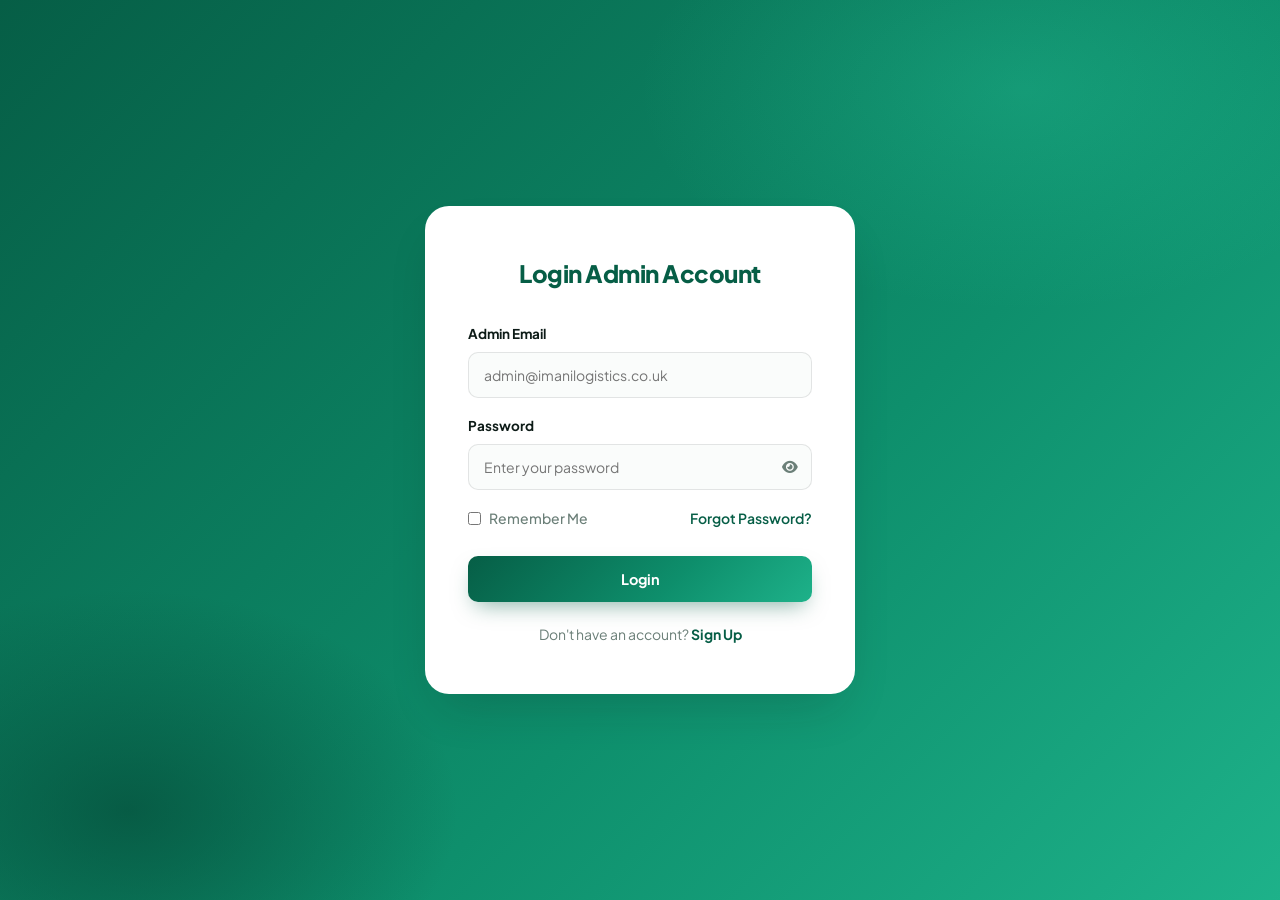
<file: review-quotes.html>
<!DOCTYPE html>
<html lang="en-GB">
<head>
    <meta charset="UTF-8">
    <title>Quote Review | Imani Logistics UK</title>
    <meta name="viewport" content="width=device-width, initial-scale=1.0">
    <link rel="stylesheet" href="https://cdnjs.cloudflare.com/ajax/libs/font-awesome/6.5.0/css/all.min.css">
    <link rel="stylesheet" href="admin.css">
</head>
<body>

<div class="admin-container">

    <aside class="sidebar">
        <div class="logo"><h2>Imani Logistics UK</h2></div>
        <ul class="sidebar-menu">
            <li><a href="dashboard.html"><i class="fas fa-chart-line"></i> <span>Dashboard</span></a></li>
            <li class="active"><a href="quotes.html"><i class="fas fa-file-invoice"></i> <span>Quote Requests</span></a></li>
            <li><a href="shipments.html"><i class="fas fa-truck"></i> <span>Shipments</span></a></li>
            <li><a href="customers.html"><i class="fas fa-users"></i> <span>Customers</span></a></li>
            <li><a href="customer-service.html"><i class="fas fa-headset"></i> <span>Customer Service</span></a></li>
            <li><a href="settings.html"><i class="fas fa-cog"></i> <span>Settings</span></a></li>
            <li class="logout"><a href="#" id="logoutBtn"><i class="fas fa-sign-out-alt"></i> <span>Log Out</span></a></li>
        </ul>
    </aside>

    <main class="main-content">

        <div class="topbar">
            <h1>Review Quote Request
                <span id="liveIndicator" class="live-indicator">
                    <i class="fas fa-circle"></i> Live
                </span>
            </h1>
            <div class="admin-profile"><i class="fas fa-user-circle"></i></div>
        </div>

        <!-- CUSTOMER DETAILS -->
        <section class="table-section">
            <div class="section-header"><h2>Customer Details</h2></div>
            <div class="form-grid">
                <div class="form-group">
                    <label>Full Name</label>
                    <input type="text" id="customerName" readonly>
                </div>
                <div class="form-group">
                    <label>Email Address</label>
                    <input type="text" id="customerEmail" readonly>
                </div>
                <div class="form-group">
                    <label>Phone Number</label>
                    <input type="text" id="customerPhone" readonly>
                </div>
                <div class="form-group">
                    <label>Service Required</label>
                    <input type="text" id="shipmentType" readonly>
                </div>
                <div class="form-group">
                    <label>Origin</label>
                    <input type="text" id="origin" readonly>
                </div>
                <div class="form-group">
                    <label>Destination</label>
                    <input type="text" id="destination" readonly>
                </div>
                <div class="form-group full-width">
                    <label>Cargo Description</label>
                    <textarea id="cargo" readonly></textarea>
                </div>
            </div>
        </section>

        <!-- QUESTIONNAIRE -->
        <section class="table-section">
            <div class="section-header"><h2>Moving & Logistics Questionnaire</h2></div>
            <div class="form-grid">
                <div class="form-group">
                    <label>Packing Responsibility</label>
                    <input type="text" id="packingResponsibility" readonly>
                </div>
                <div class="form-group">
                    <label>Materials Needed</label>
                    <input type="text" id="materialsNeeded" readonly>
                </div>
                <div class="form-group">
                    <label>Furniture Disassembly</label>
                    <input type="text" id="furnitureDisassembly" readonly>
                </div>
                <div class="form-group full-width">
                    <label>Fragile Items</label>
                    <textarea id="fragileItems" readonly></textarea>
                </div>
                <div class="form-group">
                    <label>Floor Levels</label>
                    <input type="text" id="floorLevels" readonly>
                </div>
                <div class="form-group">
                    <label>Elevator Type</label>
                    <input type="text" id="elevator" readonly>
                </div>
                <div class="form-group">
                    <label>Parking Availability</label>
                    <input type="text" id="parking" readonly>
                </div>
                <div class="form-group">
                    <label>Walking Distance Over 20m</label>
                    <input type="text" id="walkingDistance" readonly>
                </div>
                <div class="form-group full-width">
                    <label>Tight Spaces / Special Access Notes</label>
                    <textarea id="accessIssues" readonly></textarea>
                </div>
                <div class="form-group">
                    <label>Supervisor Present on Move Day</label>
                    <input type="text" id="onSiteSupervisor" readonly>
                </div>
                <div class="form-group">
                    <label>Extra Help Required</label>
                    <input type="text" id="extraHelp" readonly>
                </div>
                <div class="form-group">
                    <label>Appliance Handling Assistance</label>
                    <input type="text" id="applianceHelp" readonly>
                </div>
                <div class="form-group">
                    <label>Estimated Number of Boxes</label>
                    <input type="text" id="boxCount" readonly>
                </div>
                <div class="form-group full-width">
                    <label>Bulky or Oversized Items</label>
                    <textarea id="bulkyItems" readonly></textarea>
                </div>
                <div class="form-group">
                    <label>Preferred Moving Date & Time</label>
                    <input type="text" id="timing" readonly>
                </div>
                <div class="form-group">
                    <label>Storage Needed</label>
                    <input type="text" id="storage" readonly>
                </div>
            </div>
        </section>

        <!-- ADMIN RESPONSE -->
        <section class="table-section">
            <div class="section-header"><h2>Set Pricing & Respond</h2></div>
            <form id="quoteForm" class="form-grid">
                <div class="form-group">
                    <label>Base Price (£)</label>
                    <input type="number" id="base_price" step="0.01" placeholder="Enter base amount">
                </div>
                <div class="form-group">
                    <label>VAT (20%) (£)</label>
                    <input type="number" id="vat_amount" readonly>
                </div>
                <div class="form-group">
                    <label>Total Amount (£)</label>
                    <input type="number" id="total_amount" readonly>
                </div>
                <div class="form-group">
                    <label>Estimated Delivery Time</label>
                    <input type="text" id="estimatedTime" placeholder="e.g. 3–5 working days">
                </div>
                <div class="form-group full-width">
                    <label>Notes to Customer</label>
                    <textarea id="notes" placeholder="Additional information for the client..."></textarea>
                </div>
                <div class="form-group">
                    <label>Status</label>
                    <select id="status">
                        <option value="pending">Pending</option>
                        <option value="quoted">Quoted</option>
                        <option value="rejected">Rejected</option>
                        <option value="approved">Approved</option>
                        <option value="completed">Completed</option>
                    </select>
                </div>
                <div class="form-group full-width">
                    <button type="submit" class="btn btn-primary">
                        <i class="fas fa-paper-plane"></i> Send Quote
                    </button>
                    <button type="button" id="downloadInvoice" class="btn btn-outline" style="margin-left:10px;">
                        <i class="fas fa-file-pdf"></i> Download Invoice
                    </button>
                </div>
            </form>
        </section>

    </main>
</div>

<script type="module" src="protect.js"></script>
<script type="module" src="logout.js"></script>
<script type="module" src="review-quotes.js"></script>

</body>
</html>
</file>
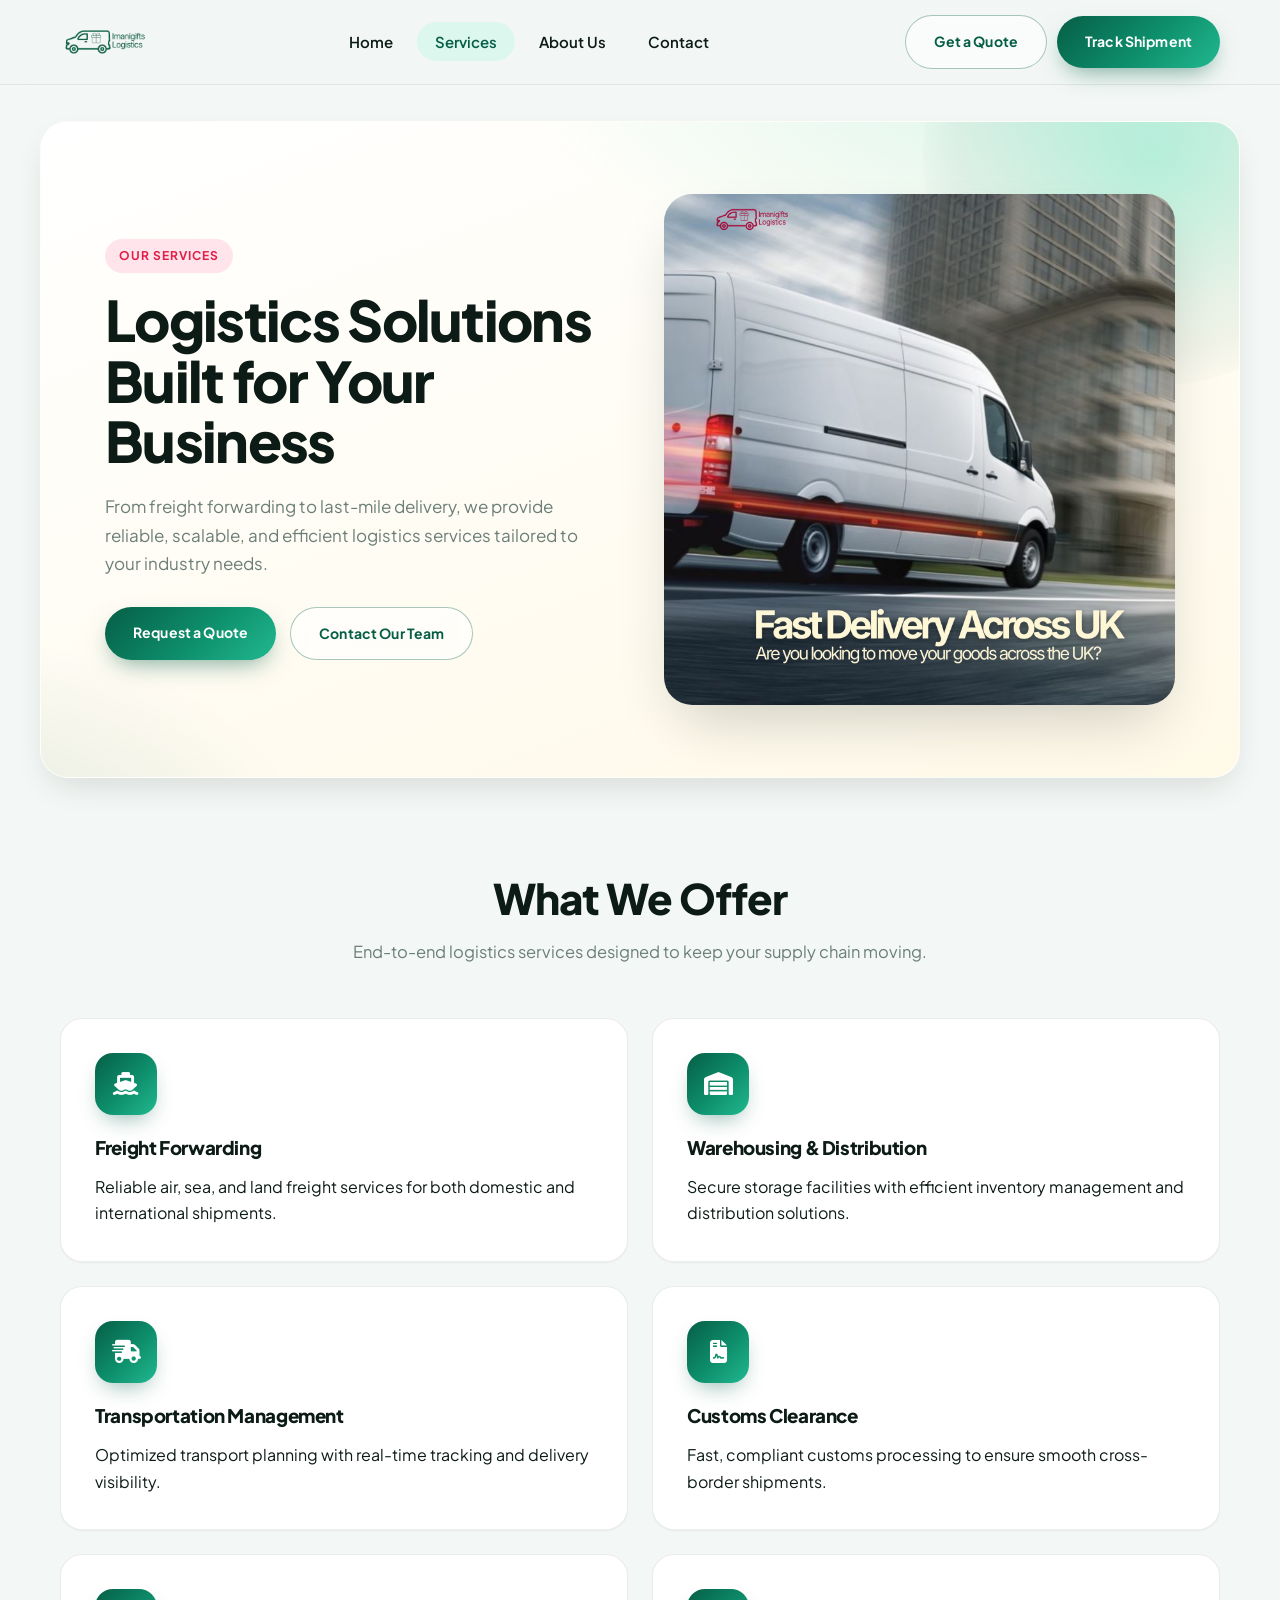
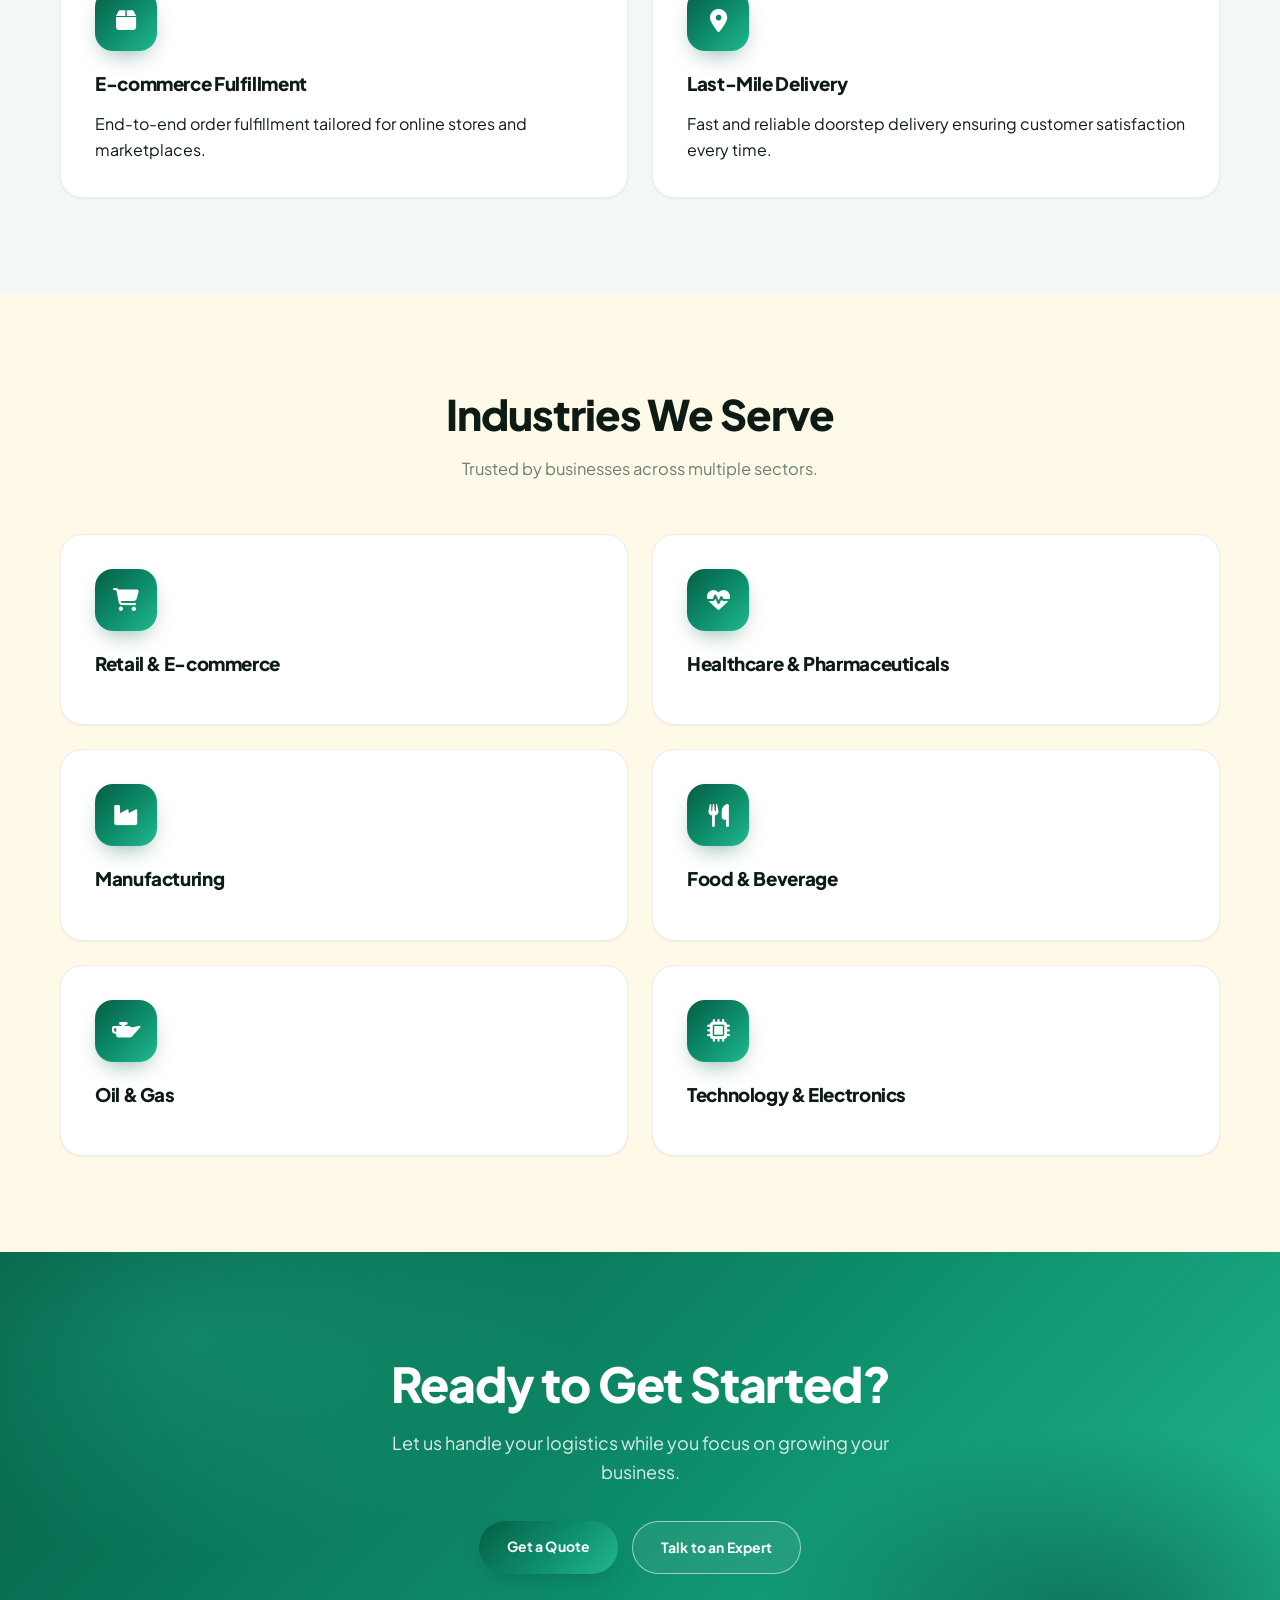
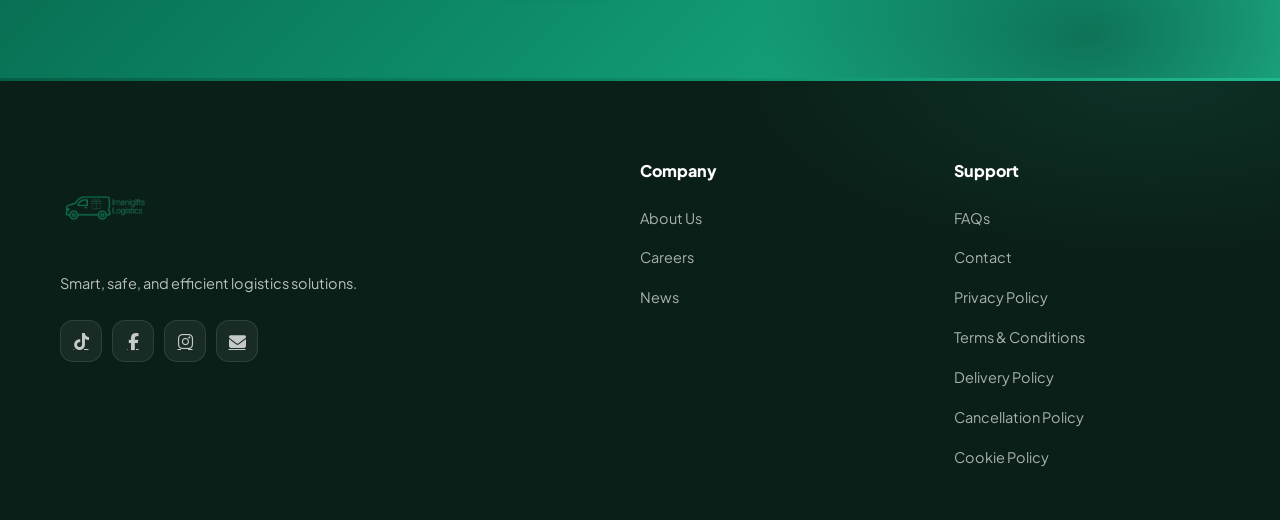
<file: service.html>
<!DOCTYPE html>
<html lang="en">
<head>
    <meta charset="UTF-8">
    <meta name="viewport" content="width=device-width, initial-scale=1.0">
    <title>Our Services | Imani Gift Logistics</title>

    <meta name="description" content="Explore Imani Gift Logistics services including freight forwarding, warehousing, transportation, customs clearance, and last-mile delivery.">

    <!-- Font Awesome -->
    <link rel="stylesheet" href="https://cdnjs.cloudflare.com/ajax/libs/font-awesome/6.5.1/css/all.min.css">

    <link rel="stylesheet" href="style.css">
    <!-- Google tag (gtag.js) -->
<script async src="https://www.googletagmanager.com/gtag/js?id=G-PZQ3SX1TY1"></script>
<script>
  window.dataLayer = window.dataLayer || [];
  function gtag(){dataLayer.push(arguments);}
  gtag('js', new Date());

  gtag('config', 'G-PZQ3SX1TY1');
</script>
</head>
<body>

<!-- ================= HEADER ================= -->
<header class="header">
    <div class="container header-wrapper">
        <div class="logo">
            <img src="Imani_Logistics_1.png" alt="Imani Gift Logistics logo">
        </div>

        <nav class="nav" aria-label="Main navigation">
            <ul class="nav-links">
                <li><a href="index.html">Home</a></li>
                <li><a href="service.html" class="active">Services</a></li>
                <li><a href="about.html">About Us</a></li>
                <li><a href="contact.html">Contact</a></li>
            </ul>
        </nav>

        <div class="auth-buttons">
            <a href="quote.html" class="btn btn-outline">Get a Quote</a>
            <a href="track.html" class="btn btn-primary">Track Shipment</a>
        </div>

        <button class="menu-toggle" aria-label="Toggle menu">
            <i class="fas fa-bars"></i>
        </button>
    </div>
</header>

<!-- ================= PAGE HERO ================= -->
<section class="hero container">
    <div class="hero-content">
        <span class="section-label">Our Services</span>
        <h1>
            Logistics Solutions <br>
            Built for Your Business
        </h1>

        <p>
            From freight forwarding to last-mile delivery, we provide
            reliable, scalable, and efficient logistics services tailored
            to your industry needs.
        </p>

        <div class="hero-buttons">
            <a href="quote.html" class="btn btn-primary">Request a Quote</a>
            <a href="contact.html" class="btn btn-outline">Contact Our Team</a>
        </div>
    </div>

    <div class="hero-image">
        <img src="trunk.jpeg" alt="Logistics services illustration">
    </div>
</section>

<!-- ================= SERVICES ================= -->
<section class="services">
    <div class="container">
        <h2 class="section-title">What We Offer</h2>
        <p class="section-subtitle">
            End-to-end logistics services designed to keep your supply chain moving.
        </p>

        <div class="services-container">
            <div class="service-card">
                <div class="service-icon"><i class="fa-solid fa-ship"></i></div>
                <h3>Freight Forwarding</h3>
                <p>
                    Reliable air, sea, and land freight services for both domestic
                    and international shipments.
                </p>
            </div>

            <div class="service-card">
                <div class="service-icon"><i class="fa-solid fa-warehouse"></i></div>
                <h3>Warehousing & Distribution</h3>
                <p>
                    Secure storage facilities with efficient inventory
                    management and distribution solutions.
                </p>
            </div>

            <div class="service-card">
                <div class="service-icon"><i class="fa-solid fa-truck-fast"></i></div>
                <h3>Transportation Management</h3>
                <p>
                    Optimized transport planning with real-time tracking
                    and delivery visibility.
                </p>
            </div>

            <div class="service-card">
                <div class="service-icon"><i class="fa-solid fa-file-contract"></i></div>
                <h3>Customs Clearance</h3>
                <p>
                    Fast, compliant customs processing to ensure smooth
                    cross-border shipments.
                </p>
            </div>

            <div class="service-card">
                <div class="service-icon"><i class="fa-solid fa-box"></i></div>
                <h3>E-commerce Fulfillment</h3>
                <p>
                    End-to-end order fulfillment tailored for online stores
                    and marketplaces.
                </p>
            </div>

            <div class="service-card">
                <div class="service-icon"><i class="fa-solid fa-location-dot"></i></div>
                <h3>Last-Mile Delivery</h3>
                <p>
                    Fast and reliable doorstep delivery ensuring customer
                    satisfaction every time.
                </p>
            </div>
        </div>
    </div>
</section>

<!-- ================= INDUSTRIES ================= -->
<section class="industries">
    <div class="container">
        <h2 class="section-title">Industries We Serve</h2>
        <p class="section-subtitle">
            Trusted by businesses across multiple sectors.
        </p>

        <div class="services-container">
            <div class="service-card">
                <div class="service-icon"><i class="fas fa-shopping-cart"></i></div>
                <h3>Retail & E-commerce</h3>
            </div>

            <div class="service-card">
                <div class="service-icon"><i class="fas fa-heartbeat"></i></div>
                <h3>Healthcare & Pharmaceuticals</h3>
            </div>

            <div class="service-card">
                <div class="service-icon"><i class="fas fa-industry"></i></div>
                <h3>Manufacturing</h3>
            </div>

            <div class="service-card">
                <div class="service-icon"><i class="fas fa-utensils"></i></div>
                <h3>Food & Beverage</h3>
            </div>

            <div class="service-card">
                <div class="service-icon"><i class="fas fa-oil-can"></i></div>
                <h3>Oil & Gas</h3>
            </div>

            <div class="service-card">
                <div class="service-icon"><i class="fas fa-microchip"></i></div>
                <h3>Technology & Electronics</h3>
            </div>
        </div>
    </div>
</section>

<!-- ================= CTA ================= -->
<section class="cta">
    <div class="container">
        <h2>Ready to Get Started?</h2>
        <p>
            Let us handle your logistics while you focus on growing your business.
        </p>

        <div class="cta-buttons">
            <a href="quote.html" class="btn btn-primary">Get a Quote</a>
            <a href="contact.html" class="btn btn-outline">Talk to an Expert</a>
        </div>
    </div>
</section>

<!-- ================= FOOTER ================= -->
<footer class="footer">
    <div class="container">
        <div class="footer-container">
            <div class="footer-logo">
                <img src="Imani_Logistics_1.png" alt="Imani Gift Logistics">
                <p>Smart, safe, and efficient logistics solutions.</p>

                <div class="social-icons">
                    <a href="https://www.tiktok.com/@imanigiftslogisti?_r=1&_t=ZN-93s4yZrfjyo" target="_blank"><i class="fab fa-tiktok"></i></a>
                    <a href="https://www.facebook.com/share/181meQYqVm/?mibextid=wwXIfr"><i class="fab fa-facebook-f"></i></a>
                    <a href="https://www.instagram.com/imanigiftslogistics" target="_blank"><i class="fab fa-instagram"></i></a>
                    <a href="mailto:logistics@imanigifts.co.uk"><i class="fa-solid fa-envelope"></i></a>
                </div>
            </div>

            <div class="footer-links">
                <h3>Company</h3>
                <ul>
                    <li><a href="about.html">About Us</a></li>
                    <li><a href="#">Careers</a></li>
                    <li><a href="#">News</a></li>
                </ul>
            </div>

            <div class="footer-links">
                <h3>Support</h3>
                <ul>
                    <li><a href="#footer" onclick="openModal('faqs')">FAQs</a></li>
                    <li><a href="contact.html">Contact</a></li>
                    <li><a href="#footer" onclick="openModal('privacy')">Privacy Policy</a></li>
                    <li><a href="#footer" onclick="openModal('terms')">Terms & Conditions</a></li>
                    <li><a href="#footer" onclick="openModal('delivery')">Delivery Policy</a></li>
                    <li><a href="#footer" onclick="openModal('cancellation')">Cancellation Policy</a></li>
                    <li><a href="#footer" onclick="openModal('cookies')">Cookie Policy</a></li>
                </ul>
            </div>
        </div> 
    </div>
</footer>

<!-- ================= POLICY MODAL ================= -->
<div id="policyModal" class="modal">
    <div class="modal-content">
        <span class="close-btn" onclick="closeModal()">&times;</span>
        <div id="modalBody"></div>
    </div>
</div>

<script>
const policies = {
 faqs: `
    <h2>FAQs</h2>
    <p><strong>ImaniGifts Logistics</strong></p>
   <p> Q: What services does ImaniGifts Logistics offer?<br>
    A: We offer same-day and scheduled courier services, parcel and goods transport, 
    furniture transport, residential and small-scale removals, and both business and personal logistics services.</p>
    <p>Q: Do you handle same-day deliveries?<br>
    A: Yes! We provide same-day courier services. Contact us to confirm availability and book your slot.</p>
   <p> Q: Can you transport furniture and help with house moves?<br>
    A: Absolutely. We handle furniture transport and small-scale residential removals. <br>
    Please inform us in advance of any access challenges such as stairs, narrow corridors, or restricted parking.</p>
    <p>Q: Are there items you won't transport?<br>
    A: Yes. We are unable to carry hazardous or flammable materials, explosives, gas cylinders, illegal substances,
    firearms or weapons, cash, jewellery, negotiable instruments, or perishable goods (unless agreed in advance). 
    Transporting undeclared prohibited items voids all liability.</p>
    <p><h4>Booking and Delivery</h4>
    Q: Are delivery times guaranteed?<br>
    A: Delivery times are estimates unless a guaranteed time is agreed in writing. We are not liable for delays caused by<br>
    traffic, weather, road closures, mechanical breakdown, or other circumstances beyond our control.</p>
    <p>Q: What happens if I'm not available when the driver arrives?</br>
    A: If delivery cannot be completed due to your unavailability, additional charges may 
        apply. Please ensure someone is present or arrange authorised access at the agreed time.</p>
    <p>Q: What information do I need to provide when booking?<br>
    A: You must provide accurate collection and delivery details, declare any fragile or high-value 
    items in advance, confirm items are legal to transport, and ensure suitable access at both locations.</br>
    <p><h4>Payment</h4>
    Q: When is payment due?<br>
    A: Payment is due in advance or immediately upon completion of the service, unless otherwise agreed. A deposit may be required to secure your booking.</p>
    <p>Q: What happens if I don't pay on time?<br>
    A: Late payments may incur additional charges. Full payment must be received before unloading unless agreed otherwise, and failure to pay may 
    void any liability protection.</p>
    <p><h4>Removals - Condition and Liability</h4>
    Q: Will you be liable for pre-existing damage to my items?<br>
    A: No. Removals involve used and second-hand goods, and we do not guarantee the condition of items prior to collection. 
    We are not liable for pre-existing damage, wear and tear, structural weakness, inherent defects, or age-related deterioration.</p>
    <p>Q: What is your liability limit for removals?<br>
    A: Our liability is strictly limited to £40 per individual item and a maximum of £750 per removal job. 
    Compensation is based on current second-hand market value not replacement cost and only applies where loss or damage is proven to result from our negligence.</p>
    <p>Q: Are there items you won't cover under liability?<br>
    A: We do not accept liability for items packed by the customer, flat-pack or self-assembled furniture, IKEA or similar 
    furniture damaged during dismantling or reassembly, MDF, chipboard, or veneered surfaces, electrical or mechanical failure, or sentimental value.</p>
    <p>Q: What about fragile or specialist items?<br>
    A: Unless agreed in writing beforehand, we do not accept liability for glass panels, marble or stone, antiques, artwork, 
    TVs or monitors not in original packaging, pianos, grandfather clocks, documents, or plants. Please contact us in advance to arrange cover for specialist items.</p>
    <p>Q: What if I pack my own goods?<br>
    A: If you pack your own items, we accept no liability for damage caused by inadequate packing. 
    If we provide packing services, liability still applies subject to our standard limits.</br>
    <p><h4>Access and Property</h4>
    Q: What access information do I need to share?<br>
    A: Please inform us in advance about stairs, narrow corridors or tight turns, no lift access, restricted parking, and 
    long carry distances. This helps us plan safely and allocate the right crew.</p>
    <p>Q: Are you liable for damage to walls or property during a move?<br>
    A: We are not responsible for damage to walls, ceilings, bannisters, or property in restricted access conditions, 
    driveway or surface damage due to vehicle weight, or damage caused by insufficient space for safe manoeuvring.</p>
    <p><h4>Insurance and Claims</h4>
    Q: Are my goods insured during transit?<br>
    A: Standard Goods in Transit cover applies subject to insurer terms and policy limits. Enhanced cover may be requested prior 
    to collection. All liability remains subject to our standard limits unless otherwise agreed in writing.</p>
    <p>Q: How do I make a claim for damaged or lost items?<br>
    A: All claims must be submitted in writing within 24 hours of delivery, include photographic evidence, and specify the item 
    and nature of the damage. Claims will not be accepted after 48 hours from delivery. We reserve the right to inspect goods before any settlement.</p>
    <p><h4>Cancellation</h4>
    Q: What is your cancellation policy?<br>
    A: Cancellations made 48 hours or more in advance: no charge. Cancellations made 24–48 hours in advance: 50% charge. Cancellations with less 
    than 24 hours' notice: 100% charge. Deposits may be non-refundable in cases of late cancellation.</p>
    <p><h4>General</h4>
    Q: Where is ImaniGifts Logistics registered?<br>
    A: ImaniGifts Logistics is a trading name of ImaniGiftCompany Ltd, registered in England and Wales. Registered office: Tramshed Tech, Griffin Place, 
    Griffin Street, High Street, Newport, Wales, NP20 1FX.</p>
    <p>Q: Which law governs your Terms and Conditions?<br>
    A: Our Terms and Conditions are governed by the laws of England and Wales.</p>
`,
    privacy: `
        <h2>Privacy Policy</h2>
        <p>ImaniGifts Logistics<br>
            Trading name of ImaniGiftCompany Ltd.<br>
            Registered in England and Wales<br>
            Griffin Street, High Street, Newport,<br>
            Wales, NP20 1FX<br>
            Email: logistics@imanigifts.co.uk<br>
            Last Updated: 17 February 2026
        </p>

        <p><h3>1. Introduction</h3></p>
        <p>ImaniGifts Logistics is committed to protecting and respecting your privacy.<br>
        This Privacy Policy explains how we collect, use, store, and protect your personal data when you:</p>
        <p>Visit our website,<br>
            Contact us,<br>
            Book or use our courier, logistics, or removals services,<br>
            ImaniGifts Logistics operates as a trading name of ImaniGiftCompany Ltd.</p>
        <p>We comply with:<br>
        UK General Data Protection Regulation (UK GDPR)<br>
        Data Protection Act 2018<br>
        Privacy and Electronic Communications Regulations (PECR)<br>
        For the purposes of data protection law, ImaniGiftCompany Ltd is the data controller of your personal information.

        <p><h3>2. Information We Collect</h3>
            We may collect and process the following categories of personal data:</p>
        <p><h4>2.1 Information You Provide Directly</h4>
            <ul>
                <li>Full name</li>
                <li>Email address</li>
                <li>Telephone number</li>
                <li>Collection and delivery addresses</li>
                <li>Business name (where applicable)</li>
                <li>Delivery instructions</li>
                <li>Payment information (processed securely via third-party payment providers)</li>
                <li>Any information provided in correspondence with us</li>
            </ul>
        </p>

        <p><h4>2.2 Information Collected Automatically</h4>
            When you visit our website, we may collect:
            <ul>
                <li>IP address</li>
                <li>Browser type and version</li>
                <li>Device type</li>
                <li>Pages visited</li>
                <li>Date and time of access</li>
                <li>Website usage data collected via cookies or analytics tools</li>
            </ul>
        </p>

    <p><h3>3. How We Use Your Information</h3>
        We use your personal data to:
        <ul>
            <li>Provide courier, logistics, and removals services</li>
            <li>Process bookings and deliveries</li>
            <li>Communicate delivery updates</li>
            <li>Respond to enquiries and customer support requests</li>
            <li>Manage payments and invoicing</li>
            <li>Improve our website and services</li>
            <li>Maintain insurance and compliance records</li>
            <li>Prevent fraud or misuse of services</li>
            <li>Comply with legal, tax, and regulatory obligations</li>
            <li>We will only process your data where we have a lawful basis to do so.</li>
        </ul>
    </p>

    <p><h3>4. Lawful Basis for Processing</h4>
        Under UK GDPR, we rely on the following legal bases:
        <ul>
            <li>Contractual necessity - to perform services you request</li>
            <li>Legitimate interests - to operate and improve our business</li>
            <li>Legal obligation - to comply with tax, insurance, and regulatory requirements</li>
            <li>Consent - where required for marketing communications</li>
            <li>You may withdraw consent at any time where consent is relied upon.</li>
        </ul>
    </p>

    <p><h3>5. Data Sharing</h3>
        We may share personal data with:
        <ul>
            <li>Subcontracted drivers or logistics partners (only where necessary to complete a job)</li>
            <li>Insurance providers</li>
            <li>Payment processors</li>
            <li>IT and website hosting providers</li>
            <li>Accountants and professional advisers</li>
            <li>Law enforcement or regulatory authorities where legally required</li>
            <li>We do not sell or rent your personal data to third parties.</li>
            <li>All third-party providers are required to process data securely and lawfully.</li>
        <ul>
    </p>

    <p><h3>6. Data Security</h3>
        We implement appropriate technical and organisational measures to protect your personal data against:
        <ul>
            <li>Unauthorised access</li>
            <li>Accidental loss</li>
            <li>Alteration or disclosure</li>
            <li>Misuse</li>
            <li>Access to personal data is restricted to authorised individuals only.</li>
        </ul>
    </p>


    <p><h3>7. Data Retention</h3>
        We retain personal data only for as long as necessary to:
        <ul>
           <li>Provide services</li>
            <li>Meet legal and regulatory obligations</li>
            <li>Maintain insurance records</li>
            <li>Resolve disputes</li>
            <li>Delivery and financial records may be retained for up to six (6) years in accordance with UK legal requirements.</li>
        </ul>
    </p>

    <p><h3>8. Your Data Protection Rights</h3>
        Under UK GDPR, you have the right to:
        <ul>
            <li>Request access to your personal data</li>
            <li>Request correction of inaccurate data</li>
            <li>Request erasure of your personal data</li>
            <li>Restrict or object to processing</li>
            <li>Request transfer of your data (data portability)</li>
            <li>Lodge a complaint with the Information Commissioner's Office (ICO)</li>
        </ul>
    </p>
    <p>To exercise your rights, contact:
        <ul>
            <li>logistics@imanigifts.co.uk</li>
         </ul>
        We may request proof of identity before responding.
    </p>
    <p><h3>9. Cookies</h3>
        Our website uses cookies and similar technologies to:
        <ul>
            <li>Ensure website functionality</li>
            <li>Improve user experience</li>
            <li>Analyse website performance</li>
        </ul>
            You can control or disable cookies through your browser settings.
            For further information, please refer to our separate Cookie Policy.
    </p>

    <p><h3>10. Third-Party Websites</h3>
        Our website may contain links to third-party websites.<br>
        We are not responsible for the privacy practices or content of external websites.
    </p>

    <p><h3>11. Changes to This Policy</h3>
        We may update this Privacy Policy from time to time.<br>
        Any updates will be published on this page with a revised "Last Updated" date.
    </p>

    <p><h3>12. Contact Information</h3>
        If you have any questions regarding this Privacy Policy or how we process your personal data, please contact:<br>      
        ImaniGifts Logistics<br>
        Trading name of ImaniGiftCompany Ltd<br>
        Tramshed Tech, Griffin Place, Griffin Street<br>
        High Street, Newport<br>
        Wales<br>
        NP20 1FX<br>
        Email: logistics@imanigifts.co.uk
    </p>
    `,

    terms: `
        <h2>Terms & Conditions</h2>

        <p><strong>ImaniGifts Logistics</strong><br>
        Trading name of ImaniGiftCompany Ltd<br>
        Registered in England and Wales<br>
        Registered Office: Tramshed Tech, Griffin Place, Griffin Street, High Street, Newport, Wales, NP20 1FX<br>
        Last Updated: 18 February 2026</p>

        <h3>1. Introduction</h3>
        <p>These Terms and Conditions apply to all services provided by ImaniGifts Logistics (“the Company”). 
        By booking or using our services, you agree to be bound by these Terms.</p>

        <h3>2. Services Provided</h3>
        <ul>
            <li>Same-day and scheduled courier services</li>
            <li>Parcel and goods transport</li>
            <li>Furniture transport</li>
            <li>Residential and small-scale removals</li>
            <li>Business and personal logistics services</li>
        </ul>

        <p><h3>3. Customer Responsibilities</h3><p>
        <ul>
            <li>Provide accurate collection and delivery details</li>
            <li>Ensure goods are properly packaged</li>
            <li>Declare fragile or high-value items</li>
            <li>Ensure items are legal to transport</li>
            <li>Ensure suitable access at locations</li>
        </ul>

        <p><h3>4. Prohibited Items</h3><p>
        <ul>
            <li>Hazardous or flammable materials</li>
            <li>Explosives or gas cylinders</li>
            <li>Illegal substances</li>
            <li>Firearms or weapons</li>
            <li>Cash or jewellery</li>
        </ul>

        <p><h3>5. Limitation of Liability</h3></p>
        <p>Liability is limited to:</p>
        <ul>
            <li>£40 per individual item</li>
            <li>£750 maximum per removal job</li>
            <li>Applies only where negligence is proven</li>
        </ul>

        <h3>6. Claims</h3>
        <ul>
            <li>Must be submitted within 24 hours</li>
            <li>Must include photographic evidence</li>
            <li>No claims accepted after 48 hours</li>
        </ul>

        <h3>7. Governing Law</h3>
        <p>These Terms are governed by the laws of England and Wales.</p>

        <p>The Customer acknowledges that removals involve used and second-hand goods.</p>
        <p>The Company does not guarantee the condition of goods prior to collection.</p>
        <P>The Company shall not be liable for:</p>

        <ul>
            <li>Pre-existing damage</li>	
            <li>Wear and tear</li>
            <li>Structural weakness</li>
            <li>Inherent defects</li>
            <li>Age-related deterioration</li>
        </ul>    
        Minor marks, scuffs, scratches, or pressure marks arising from standard handling of used goods are considered inherent risks of removals.

        <h3>8. Access and Risk</h3>
        <p>The Customer must inform the Company in advance of:</p>
        <ul>
            <li>Stairs</li>
            <li>Narrow corridors or tight turns</li>
            <li>No lift access</li>
            <li>Restricted parking</li>
            <li>Long carry distances</li>
        </ul>
            <p>The Company reserves the right to refuse to move any item deemed unsafe.</p>
            <p>The Company is not responsible for:</p>
        <ul>
            <li>1.	Damage to walls, ceilings, bannisters, or property in restricted access conditions</li>
            <li>2.	Driveway or surface damage due to vehicle weight</li>
            <li>3.	Damage caused by insufficient space for safe manoeuvring</li>
           <p><h3> 9. Packing Responsibility</h3></p>
            <p>If goods are packed by the Customer, the Company accepts no liability for damage caused by inadequate packing.
            <p>If the Company provides packing services, liability remains subject to the limitations set out in Section 10.</p>
        <p><h3>10. Limitation of Liability</h3></p>
        <p>The Company’s liability is strictly limited as follows:</p>
        <ul>
            <li>1.	£40 per individual item</li>
            <li>2.	£750 maximum per removal job</li>
            <li>3.	Liability only applies where loss or damage is proven to result from the Company’s negligence.</li>
        </ul>
        <p>Compensation shall be based on the current second-hand market value of the item at the time of transport and not replacement cost.</p>
        <p>The Company shall not be liable for:</p>
        <ul>
            <li>1.	Items packed by the Customer</li>
            <li>2.	Flat-pack or self-assembled furniture structural failure</li>
            <li>3.	IKEA or similar furniture damage during dismantling or reassembly</li>
            <li>4.	MDF, chipboard or veneered surface splitting</li>
            <li>5.	Electrical or mechanical derangement</li>
            <li>6.	Sentimental or emotional value</li>
        </ul>


    <p><h3>11. Fragile and High-Risk Items</h3></p>
    <p>Unless agreed in writing, the Company does not accept liability for:</p>
    <ul>
        <li>1.	Glass panels</li>
        <li>2.	Marble or stone</li>
        <li>3.	Antiques</li>
        <li>4.	Artwork</li>
        <li>5.	TVs or monitors not in original packaging</li>
        <li>6.	Pianos</li>
        <li>7.	Grandfather clocks</li>
        <li>8.	Documents</li>
        <li>9.	Plants</li>
    </ul>
    <p>Specialist items require prior written agreement.</p>
    <p><h3>12. Goods in Transit Insurance</h3></p>
    <p>Standard Goods in Transit cover applies subject to insurer terms and policy limits.</p>
    <p>Enhanced cover may be requested prior to collection.</p>
    <p>All liability remains subject to the limits stated in Section 10 unless otherwise agreed in writing.</p>
    <p><h3>13. Waiting Time and Delays</h3></p>
    <p>Waiting time exceeding 30 minutes from the agreed time may be charged at the Company’s hourly rate.</p>
    <p>Delays caused by third parties or circumstances outside the Company’s control shall not result in liability.</p>
    <p><h3>14. Claims Procedure</h3></p>
    <p>All claims must:</p>
    <ul>
        <li>1.	Be submitted in writing within 24 hours of delivery</li>
        <li>2.	Include photographic evidence</li>
        <li>3.	Specify the item and nature of the alleged damage</li>
    </ul>
    <p>The Company reserves the right to inspect goods before settlement.</p>
    <p>No claims will be accepted after 48 hours from delivery.</p>
    <p><h3>15. Cancellations</h3></p>
    <ul>
        <li>1.	48 hours or more notice: No charge</li>
        <li>2.	24–48 hours notice: 50% charge</li>
        <li>3.	Less than 24 hours notice: 100% charge</li>
    </ul>
    <p>Deposits may be non-refundable in cases of late cancellation.</p>
    <p><h3>16. Website Use</h3><p>
    <p>All website content is the property of ImaniGiftCompany Ltd.</p>
    <p>Users must not:</p>
    <ul>
        <li>1.	Copy content without permission</li>
        <li>2.	Use the website unlawfully</li>
    </ul>
    <p>The Company does not guarantee uninterrupted website access.</p>
    <p><h3>17. Governing Law</h3></p>
    <p>These Terms and Conditions are governed by the laws of England and Wales.</p>


    `,
    

    delivery: `
        <h2>Delivery Policy</h2>
        <p>ImaniGifts Logistics<br>
            Trading name of ImaniGiftCompany Ltd.<br>
            Last Updated: 17 February 2026
        </p>
        <p><h3>1. Service Coverage</h3>
            ImaniGifts Logistics provides courier, transport, and removals services throughout the United Kingdom.<br>
            Services may be subject to availability based on location, vehicle capacity, and operational scheduling.
        </p>
        <p><h3>2. Booking and Confirmation</h3>
            All delivery and removals services must be booked in advance unless agreed otherwise.<br>
            A booking is confirmed  only when:<br>
            The Company has accepted the job in writing (email or confirmation message), and<br>
            Any required deposit has been received.<br>
            The Company reserves the right to refuse or cancel bookings at its discretion prior to collection.
        </p>
        <p><h3>3. Delivery Timeframes</h3>
            Delivery and collection times provided by the Company are estimates unless expressly confirmed in writing as guaranteed.<br>
            The Company shall not be liable for delays caused by:<br>
            Traffic congestion<br>
            Road closures<br>
            Weather conditions<br>
            Mechanical breakdown<br>
            Third-party delays<br>
            Circumstances beyond reasonable control<br>
            Where delays occur, the Company will make reasonable efforts to inform the Customer.
        </p>
        <p><h3>4. Failed Collection or Delivery</h3>
            If collection or delivery cannot be completed due to:<br>
            Customer unavailability<br>
            Incorrect address information<br>
            Lack of safe access<br>
            Parking restrictions not disclosed<br>
            Additional charges may apply for re-delivery or waiting time.<br>
            The Company reserves the right to return goods to the original location or a secure facility if delivery cannot be completed.
        </p>
        <p><h3>5. Customer Responsibilities</h3>
            The Customer must:<br>
            Provide accurate addresses and contact details<br>
            Ensure goods are safely packaged<br>
            Ensure appropriate access is available<br>
            Disclose any special handling requirements<br>
            The Company is not responsible for delays or losses arising from incomplete or inaccurate information.
        </p>
        <p><h3>6. Risk and Liability</h3>
            Risk in the goods passes to the Customer upon delivery.<br>
            All services are subject to the liability limits set out in the Company’s Terms and Conditions.
        </p>
        <p><h3>7. Service Refusal</h3>
            The Company reserves the right to refuse transportation of any item deemed:<br>
            Unsafe<br>
            Prohibited by law<br>
            Improperly packaged<br>
            Misdeclared
        </p>

    `,

    cancellation: `
        <h2>Cancellation Policy</h2>
        <p>Customers may cancel bookings by contacting us via email or phone.<br>
            If cancellation occurs:<br>
            More than 24 hours before collection: full refund may be issued<br>
            Less than 24 hours: cancellation fee may apply<br>
            After driver dispatch: full charge may apply<br>
</p>
    `,

    cookies: `
        <h2>Cookie Policy</h2>
        <p>ImaniGifts Logistics<br>
            Trading name of ImaniGiftCompany Ltd<br>
            Last Updated: 17 February 2026  
        </p>
        <p><h3>1. Introduction</h3>
            This Cookie Policy explains how ImaniGifts Logistics (“the Company”) uses cookies and<br> similar technologies when you visit our website.
            By continuing to use our website, you consent to the use of cookies in accordance with this<br> policy, unless you disable them via your browser settings.
        </p>
        <p><h3>2. What Are Cookies?</h3>
            Cookies are small text files placed on your device when you visit a website. They help<br>
             websites function properly and improve user experience.<br>
            Cookies may collect information such as:<br>
            IP address<br>
            Browser type<br>
            Pages visited<br>
            Time spent on pages<br>
            Device type<br>
            Cookies do not give us access to your computer or personal files.
        <p>
        <p><h3>3. Types of Cookies We May Use</h3>
            <ul>
                <li>a) Essential Cookies: These cookies are necessary for the website to function properly. Without them, certain features may not work.</li>
                <li>b) Performance and Analytics Cookies: These cookies help us understand how visitors use our website so we can improve functionality and performance.</li>
                <li>c) Functionality Cookies: These cookies remember user preferences to enhance browsing experience.</li>
            </ul>
        </p>
        <p><h3>4. Third-Party Cookies</h3>
            We may use trusted third-party services that place cookies on our website for:<br>
            Website analytics<br>
            Performance monitoring<br>
            Security<br>
            These third parties have their own privacy and cookie policies.
        </p>
        <p><h3>5. Managing Cookies</h3>
            You can control or disable cookies through your browser settings.<br>
            Please note that disabling cookies may affect website functionality.<br>
            Instructions for managing cookies can usually be found in your browser’s Help section.
        </p>
        <p><h3>6. Changes to This Policy</h3>
            We may update this Cookie Policy from time to time. Updates will be posted on this page with a revised “Last Updated” date.
    `
};

function openModal(type) {
    document.getElementById("modalBody").innerHTML = policies[type];
    document.getElementById("policyModal").style.display = "block";
    document.body.style.overflow = "hidden"; // prevents background scroll
}

function closeModal() {
    document.getElementById("policyModal").style.display = "none";
    document.body.style.overflow = "auto";
}

window.addEventListener("click", function(event) {
    const modal = document.getElementById("policyModal");
    if (event.target === modal) {
        closeModal();
    }
});
</script>


<script src="script.js"></script>
</body>
</html>
</file>
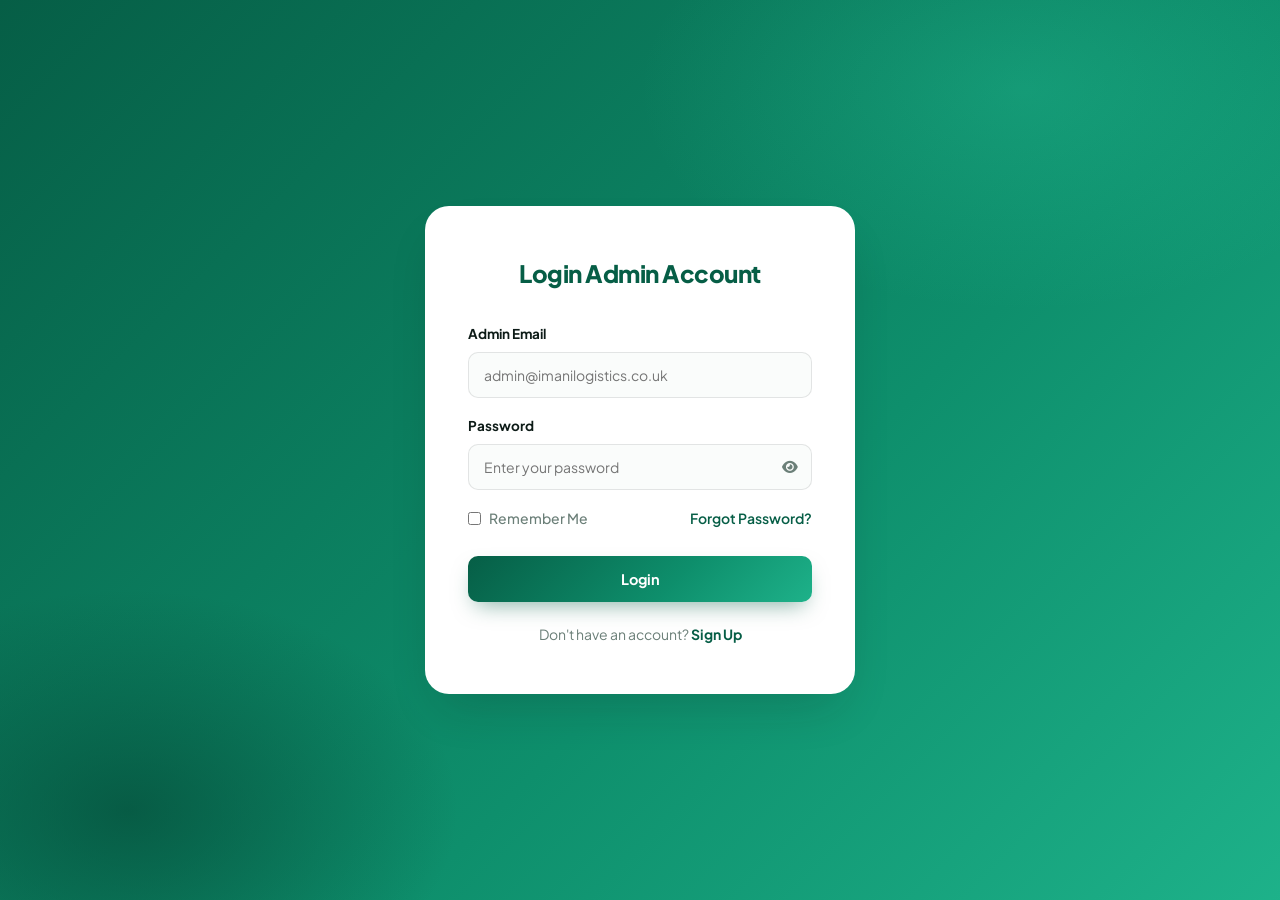
<file: settings.html>
<!DOCTYPE html>
<html lang="en-GB">
<head>
    <meta charset="UTF-8">
    <title>Admin Panel - Settings | Imani Logistics UK</title>
    <meta name="viewport" content="width=device-width, initial-scale=1.0">

    <link rel="stylesheet" 
    href="https://cdnjs.cloudflare.com/ajax/libs/font-awesome/6.5.0/css/all.min.css">
    <link rel="stylesheet" href="admin.css">
</head>
<body>

<div class="admin-container">

    <aside class="sidebar">
        <div class="logo">
            <h2>Imani Logistics UK</h2>
        </div>

        <ul class="sidebar-menu">
            <li><a href="dashboard.html"><i class="fas fa-chart-line"></i> Dashboard</a></li>
            <li><a href="quotes.html"><i class="fas fa-file-invoice"></i> Quote Requests</a></li>
            <li><a href="shipments.html"><i class="fas fa-truck"></i> Shipments</a></li>
            <li><a href="customers.html"><i class="fas fa-users"></i> Customers</a></li>
            <li><a href="customer-service.html"><i class="fas fa-headset"></i> Customer Service</a></li>
            <li class="active">
                <a href="settings.html"><i class="fas fa-cog"></i> Settings</a>
            </li>
            <li>
                <a href="#" id="logoutBtn">
                    <i class="fas fa-sign-out-alt"></i> Log Out
                </a>
            </li>
        </ul>
    </aside>

    <main class="main-content">

        <div class="topbar">
            <h1>System Settings</h1>
            <div class="admin-profile">
                <i class="fas fa-user-circle"></i>
            </div>
        </div>

        <!-- COMPANY -->
        <section class="table-section">
            <div class="section-header">
                <h2><i class="fas fa-building"></i> Company Information</h2>
            </div>

            <div class="form-group">
                <label>Company Name</label>
                <input type="text" id="companyName">
            </div>

            <div class="form-group">
                <label>Support Email</label>
                <input type="email" id="supportEmail">
            </div>

            <div class="form-group">
                <label>Contact Number</label>
                <input type="text" id="contactNumber">
            </div>

            <div class="form-group">
                <label>Company Address</label>
                <textarea id="companyAddress"></textarea>
            </div>

            <button class="btn btn-primary" id="saveCompanyBtn">
                Save Company Settings
            </button>
        </section>

        <!-- NOTIFICATIONS -->
        <section class="table-section">
            <div class="section-header">
                <h2><i class="fas fa-bell"></i> Notification Preferences</h2>
            </div>

            <div class="form-group">
                <label>
                    <input type="checkbox" id="notifyQuotes">
                    Email alerts for new quote requests
                </label>
            </div>

            <div class="form-group">
                <label>
                    <input type="checkbox" id="notifyTickets">
                    Email alerts for support tickets
                </label>
            </div>

            <div class="form-group">
                <label>
                    <input type="checkbox" id="notifySMS">
                    SMS alerts for urgent shipment issues
                </label>
            </div>

            <button class="btn btn-primary" id="saveNotificationsBtn">
                Save Notification Settings
            </button>
        </section>

        <!-- AI -->
        <section class="table-section">
            <div class="section-header">
                <h2><i class="fas fa-robot"></i> AI Configuration</h2>
            </div>

            <div class="form-group">
                <label>AI Auto-Reply Enabled</label>
                <select id="aiEnabled">
                    <option>Enabled</option>
                    <option>Disabled</option>
                </select>
            </div>

            <div class="form-group">
                <label>Default Response Tone</label>
                <select id="aiTone">
                    <option>Professional</option>
                    <option>Friendly</option>
                    <option>Formal</option>
                </select>
            </div>

            <div class="form-group">
                <label>Escalation Threshold</label>
                <select id="aiEscalation">
                    <option>Low Sentiment Only</option>
                    <option>High & Angry Sentiment</option>
                    <option>All Negative Messages</option>
                </select>
            </div>

            <div class="form-group">
                <label>API Key</label>
                <input type="password" id="aiApiKey">
            </div>

            <button class="btn btn-primary" id="saveAiBtn">
                Save AI Settings
            </button>
        </section>

    </main>
</div>

<script type="module" src="protect.js"></script>
<script type="module" src="settings.js"></script>
<script type="module" src="logout.js"></script>

</body>
</html>
</file>
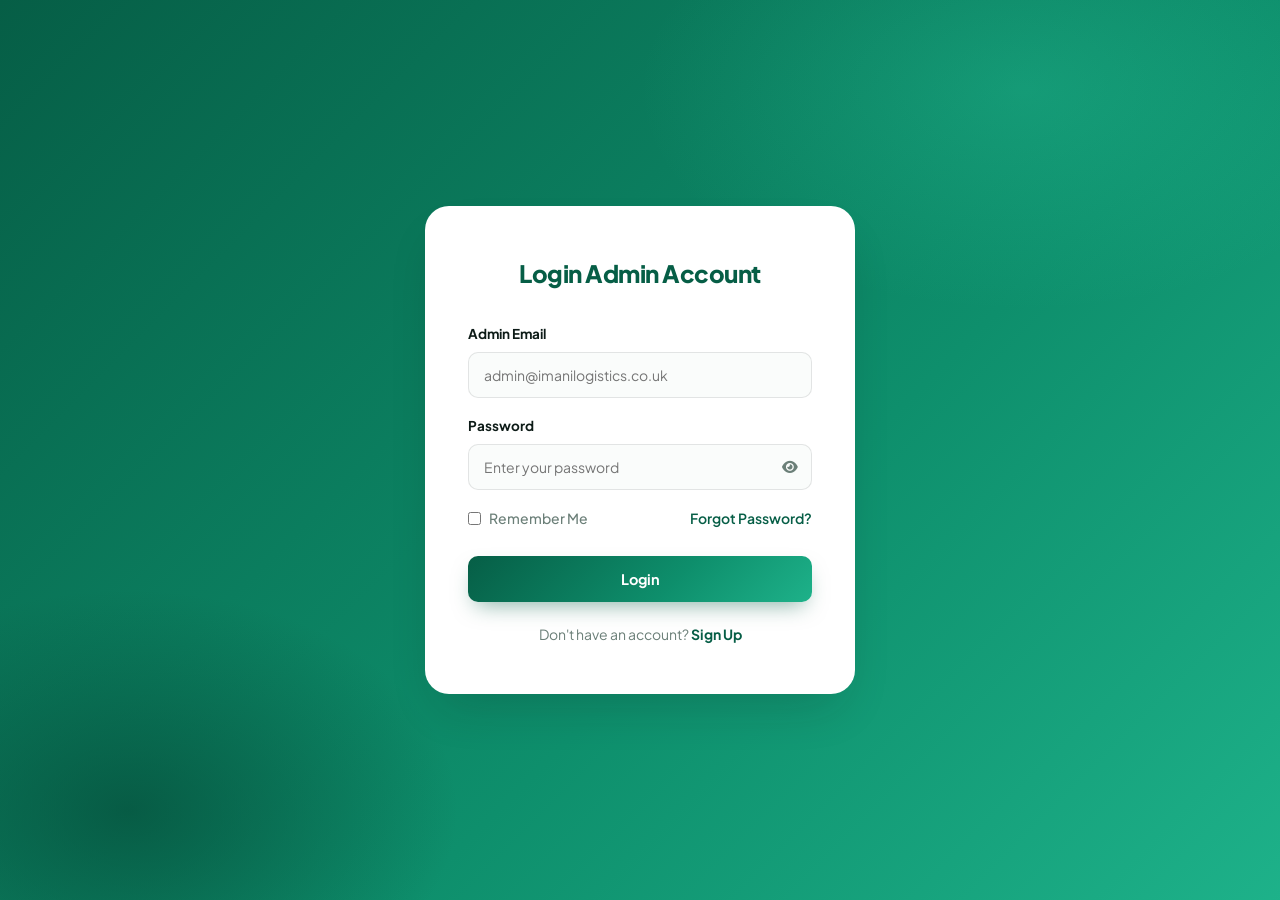
<file: shipments.html>
<!DOCTYPE html>
<html lang="en-GB">
<head>
    <meta charset="UTF-8">
    <title>Shipments - Imani Logistics UK</title>
    <meta name="viewport" content="width=device-width, initial-scale=1.0">

    <!-- FontAwesome -->
    <link rel="stylesheet" 
    href="https://cdnjs.cloudflare.com/ajax/libs/font-awesome/6.5.0/css/all.min.css">

    <!-- CSS -->
    <link rel="stylesheet" href="admin.css">
</head>
<body>

<div class="admin-container">

    <!-- ================= SIDEBAR ================= -->
    <aside class="sidebar">
        <div class="logo">
            <h2>Imani Logistics UK</h2>
        </div>

        <ul class="sidebar-menu">
            <li><a href="dashboard.html"><i class="fas fa-chart-line"></i> Dashboard</a></li>
            <li><a href="quotes.html"><i class="fas fa-file-invoice"></i> Quote Requests</a></li>
            <li class="active"><a href="shipments.html"><i class="fas fa-truck"></i> Shipments</a></li>
            <li><a href="customers.html"><i class="fas fa-users"></i> Customers</a></li>
            <li><a href="customer-service.html"><i class="fas fa-headset"></i> Customer Service</a></li>
            <li><a href="settings.html"><i class="fas fa-cog"></i> Settings</a></li>
            <li>
                <a href="#" id="logoutBtn">
                    <i class="fas fa-sign-out-alt"></i> Log Out
                </a>
            </li>
        </ul>
    </aside>

    <!-- ================= MAIN CONTENT ================= -->
    <main class="main-content">

        <!-- Topbar -->
        <div class="topbar">
            <h1>Shipment Management</h1>
            <div class="admin-profile">
                <i class="fas fa-user-circle"></i>
            </div>
        </div>

        <!-- ================= SHIPMENT STATS ================= -->
        <section class="stats">
            <div class="card">
                <h3>Total Shipments</h3>
                <p id="totalShipments">0</p>
            </div>

            <div class="card">
                <h3>In Transit</h3>
                <p id="inTransit">0</p>
            </div>

            <div class="card">
                <h3>Delivered</h3>
                <p id="delivered">0</p>
            </div>

            <div class="card">
                <h3>Delayed</h3>
                <p id="delayed">0</p>
            </div>
        </section>

        <!-- ================= SHIPMENT TABLE ================= -->
        <section class="table-section">

            <div class="section-header">
                <h2>All Shipments</h2>

                <div class="search-bar">
                    <input type="text" id="searchInput" 
                        placeholder="Search tracking ID, customer, or route...">

                    <button class="btn btn-outline" 
                        onclick="openShipmentModal()">
                        <i class="fas fa-plus"></i> Create Shipment
                    </button>
                </div>
            </div>

            <div class="table-wrapper">
                <table>
                    <thead>
                        <tr>
                            <th>Tracking ID</th>
                            <th>Customer</th>
                            <th>Route</th>
                            <th>Shipment Type</th>
                            <th>Status</th>
                            <th>Estimated Delivery</th>
                            <th>Action</th>
                        </tr>
                    </thead>

                    <tbody id="shipmentsTableBody">
                        <!-- Real-time Data -->
                    </tbody>
                </table>
            </div>

            <!-- ✅ Pagination Controls -->
            <div id="pagination" class="pagination"></div>

        </section>

    </main>
</div>

<!-- ================= CREATE SHIPMENT MODAL ================= -->
<div class="modal" id="shipmentModal">
    <div class="modal-content">

        <div class="modal-header">
            <h2>Create Shipment</h2>
            <span class="close-modal" onclick="closeShipmentModal()">&times;</span>
        </div>

        <div class="modal-body">
            <label>Customer Name</label>
            <input type="text" id="newCustomer" class="form-control">

            <label>Route</label>
            <input type="text" id="newRoute" class="form-control">

            <label>Shipment Type</label>
            <select id="newType" class="form-control">
                <option>Road Freight</option>
                <option>Air Freight</option>
                <option>Sea Freight</option>
            </select>

            <label>Estimated Delivery Date</label>
            <input type="date" id="newDate" class="form-control">
        </div>

        <div class="modal-footer">
            <button class="btn btn-primary" id="createShipmentBtn">
                Create Shipment
            </button>

            <button class="btn btn-outline" onclick="closeShipmentModal()">
                Cancel
            </button>
        </div>

    </div>
</div>

<!-- ================= SCRIPTS ================= -->
<script>
function openShipmentModal() {
    document.getElementById("shipmentModal").style.display = "flex";
}
function closeShipmentModal() {
    document.getElementById("shipmentModal").style.display = "none";
}
</script>

<script type="module" src="protect.js"></script>
<script type="module" src="shipments.js"></script>
<script type="module" src="logout.js"></script>

</body>
</html>
</file>
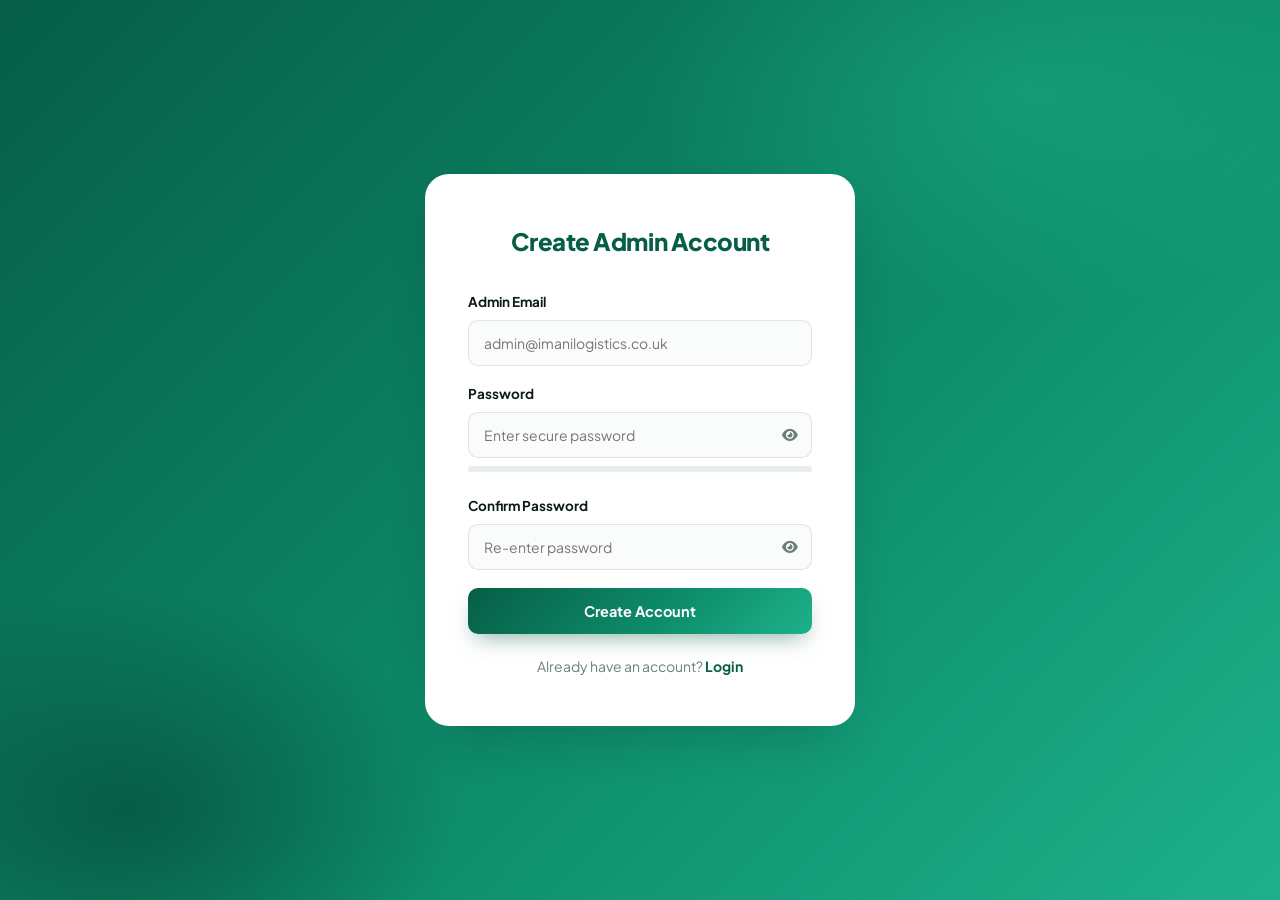
<file: signup.html>
<!DOCTYPE html>
<html lang="en-GB">
<head>
  <meta charset="UTF-8">
  <meta name="viewport" content="width=device-width, initial-scale=1.0">
  <title>Admin Signup | Imani Logistics UK</title>

  <!-- FontAwesome -->
  <link rel="stylesheet" href="https://cdnjs.cloudflare.com/ajax/libs/font-awesome/6.5.0/css/all.min.css">

  <!-- Admin CSS -->
  <link rel="stylesheet" href="admin.css">
</head>

<body class="auth-page">

  <div class="auth-container">

    <h2>Create Admin Account</h2>

    <form id="signupForm">

      <!-- EMAIL -->
      <div class="form-group">
        <label for="email">Admin Email</label>
        <input 
          type="email" 
          id="email" 
          placeholder="admin@imanilogistics.co.uk" 
          required
        >
      </div>

      <!-- PASSWORD -->
      <div class="form-group password-group">
        <label for="password">Password</label>

        <div class="password-wrapper">
          <input 
            type="password" 
            id="password" 
            placeholder="Enter secure password"
            minlength="6"
            required
          >
          <span class="toggle-password" id="togglePassword">
            <i class="fas fa-eye"></i>
          </span>
        </div>

        <!-- Strength Meter -->
        <div class="strength-meter">
          <div id="strengthBar"></div>
        </div>
        <small id="strengthText"></small>
      </div>

      <!-- CONFIRM PASSWORD -->
      <div class="form-group password-group">
        <label for="confirmPassword">Confirm Password</label>

        <div class="password-wrapper">
          <input 
            type="password" 
            id="confirmPassword" 
            placeholder="Re-enter password"
            minlength="6"
            required
          >
          <span class="toggle-password" id="toggleConfirmPassword">
            <i class="fas fa-eye"></i>
          </span>
        </div>
      </div>

      <!-- SUBMIT -->
      <button type="submit" class="btn btn-primary full-width">
        Create Account
      </button>

    </form>

    <p>
      Already have an account?
      <a href="login.html">Login</a>
    </p>

  </div>

  <!-- ONLY LOAD AUTH.JS -->
  <script type="module" src="auth.js"></script>

</body>
</html>
</file>
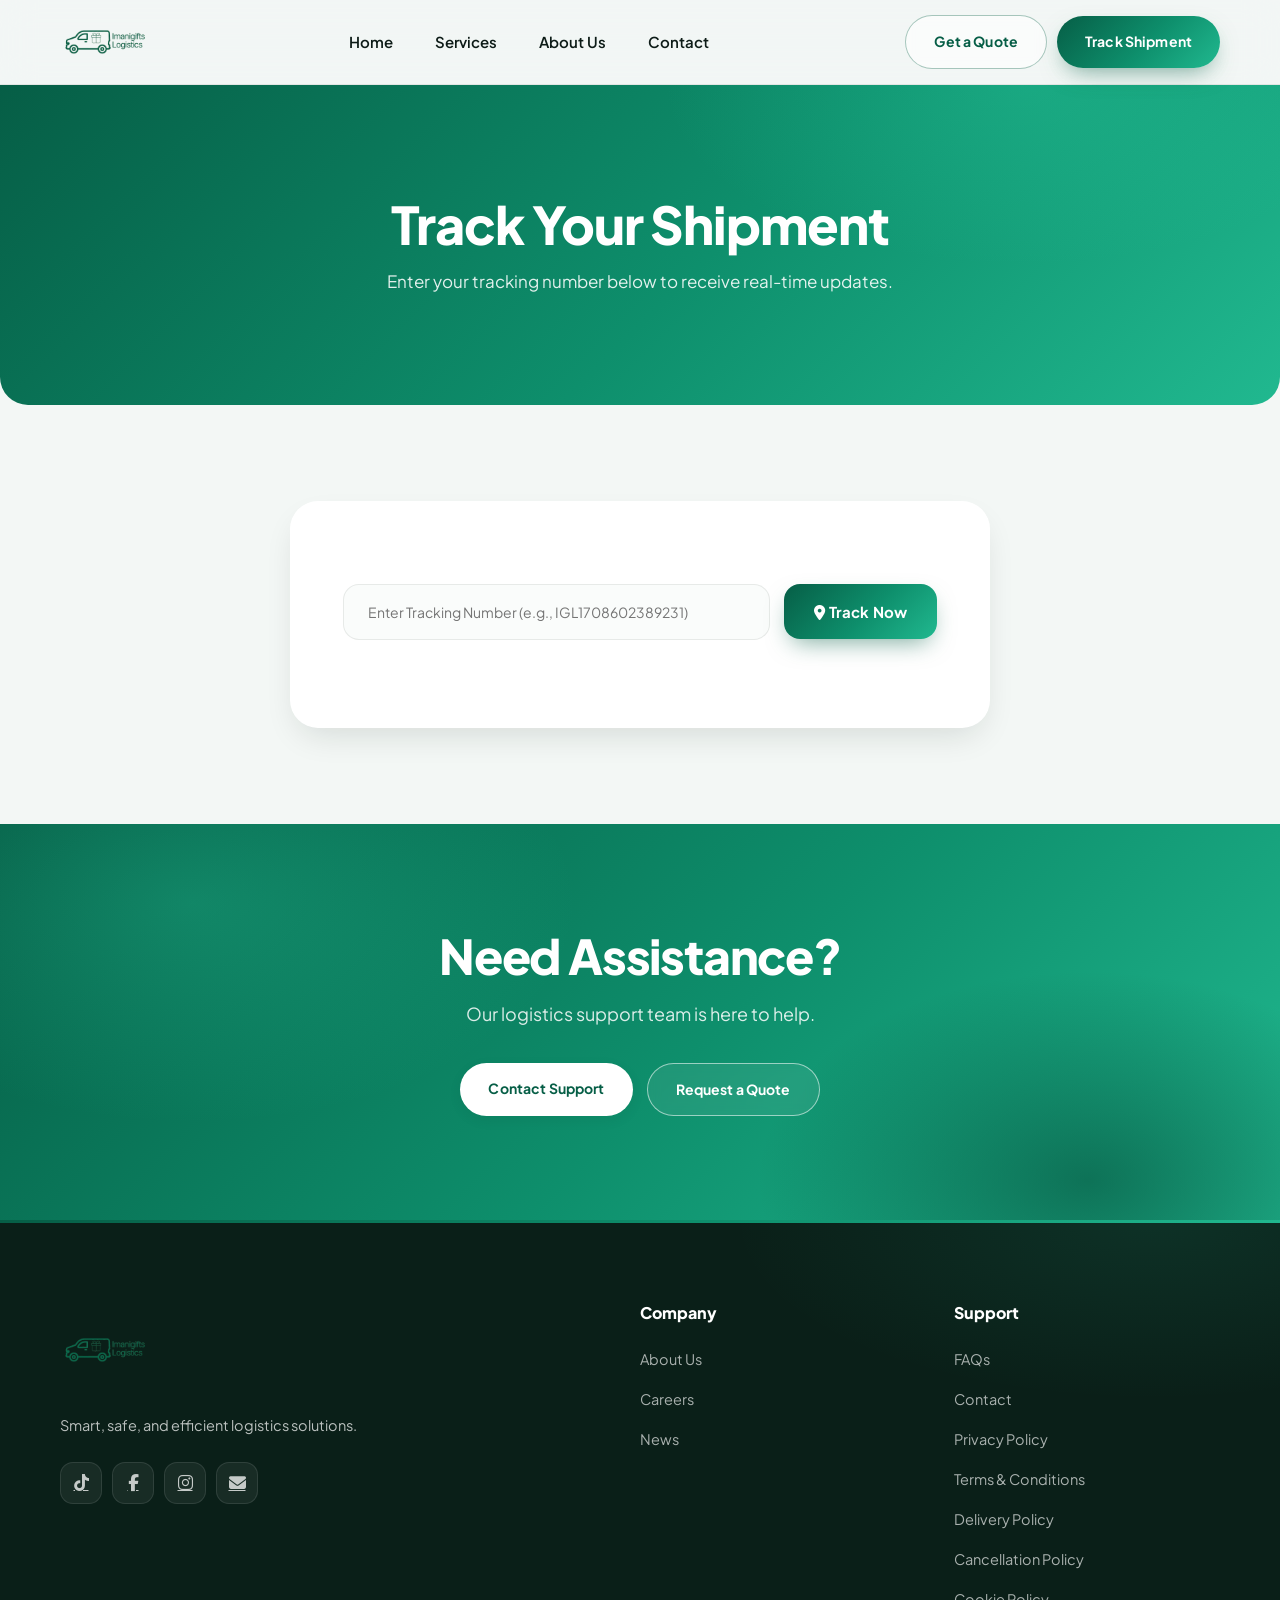
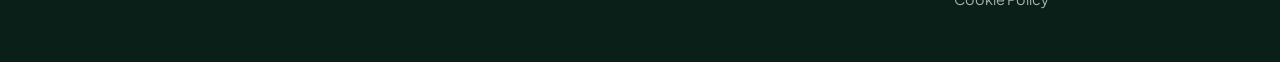
<file: track.html>
<!DOCTYPE html>
<html lang="en">
<head>
    <meta charset="UTF-8">
    <meta name="viewport" content="width=device-width, initial-scale=1.0">
    <title>Track Shipment – Imani Gift Logistics</title>

    <meta name="description" content="Track your shipment in real time with Imani Gift Logistics. Enter your tracking number for live updates.">
    <meta name="keywords" content="track shipment, logistics tracking, freight tracking, cargo status">
    <meta name="author" content="Imani Gift Logistics">

    <meta property="og:title" content="Track Shipment | Imani Gift Logistics">
    <meta property="og:description" content="Real-time tracking updates for your cargo and freight shipments.">
    <meta property="og:image" content="Imani_Logistics_1.png">

    <link rel="icon" href="Imani_Logistics_1.png" type="image/png">
    <link rel="stylesheet" href="https://cdnjs.cloudflare.com/ajax/libs/font-awesome/6.5.1/css/all.min.css">
    <link rel="stylesheet" href="style.css">
    <!-- Google tag (gtag.js) -->
<script async src="https://www.googletagmanager.com/gtag/js?id=G-PZQ3SX1TY1"></script>
<script>
  window.dataLayer = window.dataLayer || [];
  function gtag(){dataLayer.push(arguments);}
  gtag('js', new Date());

  gtag('config', 'G-PZQ3SX1TY1');
</script>
</head>
<body>

<!-- ================= HEADER ================= -->
<header class="header">
    <div class="container header-wrapper">
        <div class="logo">
            <img src="Imani_Logistics_1.png" alt="Imani Gift Logistics logo">
        </div>

        <nav class="nav">
            <ul class="nav-links">
                <li><a href="index.html">Home</a></li>
                <li><a href="service.html">Services</a></li>
                <li><a href="about.html">About Us</a></li>
                <li><a href="contact.html">Contact</a></li>
            </ul>
        </nav>

        <div class="auth-buttons">
            <a href="quote.html" class="btn btn-outline">Get a Quote</a>
            <a href="track.html" class="btn btn-primary active">Track Shipment</a>
        </div>

        <button type="button" class="menu-toggle" aria-label="Toggle menu">
            <i class="fas fa-bars"></i>
        </button>
    </div>
</header>

<!-- ================= HERO ================= -->
<section class="contact-hero">
    <div class="container">
        <h1>Track Your Shipment</h1>
        <p>Enter your tracking number below to receive real-time updates.</p>
    </div>
</section>

<!-- ================= TRACKING SECTION ================= -->
<section class="contact-section">
    <div class="container">

        <div class="quote-form-card" style="max-width:700px;margin:0 auto;">

            <!-- Tracking Form -->
            <form id="trackingForm">
                <div class="tracking-form">
                    <input 
                        type="text" 
                        id="trackingNumber"
                        placeholder="Enter Tracking Number (e.g., IGL1708602389231)"
                        required
                    >
                    <button type="submit" class="btn btn-primary btn-large">
                        <i class="fa-solid fa-location-dot"></i> Track Now
                    </button>
                </div>
            </form>

            <!-- Tracking Result -->
            <div id="trackingResult" style="display:none;margin-top:40px;">

                <!-- Status Badge -->
                <div style="text-align:center;margin-bottom:25px;">
                    <span id="statusBadge" style="
                        background:orange;
                        color:#fff;
                        padding:10px 20px;
                        border-radius:30px;
                        font-weight:600;
                        display:inline-block;">
                        LOADING...
                    </span>
                </div>

                <!-- Shipment Details -->
                <div class="service-card" style="text-align:left;">
                    <h3>Shipment Details</h3>

                    <p><strong>Tracking ID:</strong> 
                        <span id="displayTrackingId"></span>
                    </p>

                    <p><strong>Origin:</strong> 
                        <span id="displayOrigin"></span>
                    </p>

                    <p><strong>Destination:</strong> 
                        <span id="displayDestination"></span>
                    </p>

                    <p><strong>Estimated Delivery:</strong> 
                        <span id="displayETA"></span>
                    </p>

                    <p><strong>Total Price:</strong> 
                        £<span id="displayTotal"></span>
                    </p>
                </div>

            </div>

        </div>
    </div>
</section>

<!-- ================= CTA ================= -->
<section class="cta">
    <div class="container">
        <h2>Need Assistance?</h2>
        <p>Our logistics support team is here to help.</p>
        <div class="cta-buttons">
            <a href="contact.html" class="btn btn-primary btn-light">Contact Support</a>
            <a href="quote.html" class="btn btn-outline">Request a Quote</a>
        </div>
    </div>
</section>

<!-- ================= FOOTER ================= -->
<footer class="footer">
    <div class="container">
        <div class="footer-container">
            <div class="footer-logo">
                <img src="Imani_Logistics_1.png" alt="Imani Gift Logistics">
                <p>Smart, safe, and efficient logistics solutions.</p>

                <div class="social-icons">
                    <a href="https://www.tiktok.com/@imanigiftslogisti?_r=1&_t=ZN-93s4yZrfjyo" target="_blank"><i class="fab fa-tiktok"></i></a>
                    <a href="https://www.facebook.com/share/181meQYqVm/?mibextid=wwXIfr"><i class="fab fa-facebook-f"></i></a>
                    <a href="https://www.instagram.com/imanigiftslogistics" target="_blank"><i class="fab fa-instagram"></i></a>
                    <a href="mailto:logistics@imanigifts.co.uk"><i class="fa-solid fa-envelope"></i></a>
                </div>
            </div>

            <div class="footer-links">
                <h3>Company</h3>
                <ul>
                    <li><a href="about.html">About Us</a></li>
                    <li><a href="#">Careers</a></li>
                    <li><a href="#">News</a></li>
                </ul>
            </div>

            <div class="footer-links">
                <h3>Support</h3>
                <ul>
                    <li><a href="#footer" onclick="openModal('faqs')">FAQs</a></li>
                    <li><a href="contact.html">Contact</a></li>
                    <li><a href="#footer" onclick="openModal('privacy')">Privacy Policy</a></li>
                    <li><a href="#footer" onclick="openModal('terms')">Terms & Conditions</a></li>
                    <li><a href="#footer" onclick="openModal('delivery')">Delivery Policy</a></li>
                    <li><a href="#footer" onclick="openModal('cancellation')">Cancellation Policy</a></li>
                    <li><a href="#footer" onclick="openModal('cookies')">Cookie Policy</a></li>
                </ul>
            </div>
        </div> 
    </div>
</footer>

<!-- ================= POLICY MODAL ================= -->
<div id="policyModal" class="modal">
    <div class="modal-content">
        <span class="close-btn" onclick="closeModal()">&times;</span>
        <div id="modalBody"></div>
    </div>
</div>

<script>
const policies = {
 faqs: `
    <h2>FAQs</h2>
    <p><strong>ImaniGifts Logistics</strong></p>
   <p> Q: What services does ImaniGifts Logistics offer?<br>
    A: We offer same-day and scheduled courier services, parcel and goods transport, 
    furniture transport, residential and small-scale removals, and both business and personal logistics services.</p>
    <p>Q: Do you handle same-day deliveries?<br>
    A: Yes! We provide same-day courier services. Contact us to confirm availability and book your slot.</p>
   <p> Q: Can you transport furniture and help with house moves?<br>
    A: Absolutely. We handle furniture transport and small-scale residential removals. <br>
    Please inform us in advance of any access challenges such as stairs, narrow corridors, or restricted parking.</p>
    <p>Q: Are there items you won't transport?<br>
    A: Yes. We are unable to carry hazardous or flammable materials, explosives, gas cylinders, illegal substances,
    firearms or weapons, cash, jewellery, negotiable instruments, or perishable goods (unless agreed in advance). 
    Transporting undeclared prohibited items voids all liability.</p>
    <p><h4>Booking and Delivery</h4>
    Q: Are delivery times guaranteed?<br>
    A: Delivery times are estimates unless a guaranteed time is agreed in writing. We are not liable for delays caused by<br>
    traffic, weather, road closures, mechanical breakdown, or other circumstances beyond our control.</p>
    <p>Q: What happens if I'm not available when the driver arrives?</br>
    A: If delivery cannot be completed due to your unavailability, additional charges may 
        apply. Please ensure someone is present or arrange authorised access at the agreed time.</p>
    <p>Q: What information do I need to provide when booking?<br>
    A: You must provide accurate collection and delivery details, declare any fragile or high-value 
    items in advance, confirm items are legal to transport, and ensure suitable access at both locations.</br>
    <p><h4>Payment</h4>
    Q: When is payment due?<br>
    A: Payment is due in advance or immediately upon completion of the service, unless otherwise agreed. A deposit may be required to secure your booking.</p>
    <p>Q: What happens if I don't pay on time?<br>
    A: Late payments may incur additional charges. Full payment must be received before unloading unless agreed otherwise, and failure to pay may 
    void any liability protection.</p>
    <p><h4>Removals - Condition and Liability</h4>
    Q: Will you be liable for pre-existing damage to my items?<br>
    A: No. Removals involve used and second-hand goods, and we do not guarantee the condition of items prior to collection. 
    We are not liable for pre-existing damage, wear and tear, structural weakness, inherent defects, or age-related deterioration.</p>
    <p>Q: What is your liability limit for removals?<br>
    A: Our liability is strictly limited to £40 per individual item and a maximum of £750 per removal job. 
    Compensation is based on current second-hand market value not replacement cost and only applies where loss or damage is proven to result from our negligence.</p>
    <p>Q: Are there items you won't cover under liability?<br>
    A: We do not accept liability for items packed by the customer, flat-pack or self-assembled furniture, IKEA or similar 
    furniture damaged during dismantling or reassembly, MDF, chipboard, or veneered surfaces, electrical or mechanical failure, or sentimental value.</p>
    <p>Q: What about fragile or specialist items?<br>
    A: Unless agreed in writing beforehand, we do not accept liability for glass panels, marble or stone, antiques, artwork, 
    TVs or monitors not in original packaging, pianos, grandfather clocks, documents, or plants. Please contact us in advance to arrange cover for specialist items.</p>
    <p>Q: What if I pack my own goods?<br>
    A: If you pack your own items, we accept no liability for damage caused by inadequate packing. 
    If we provide packing services, liability still applies subject to our standard limits.</br>
    <p><h4>Access and Property</h4>
    Q: What access information do I need to share?<br>
    A: Please inform us in advance about stairs, narrow corridors or tight turns, no lift access, restricted parking, and 
    long carry distances. This helps us plan safely and allocate the right crew.</p>
    <p>Q: Are you liable for damage to walls or property during a move?<br>
    A: We are not responsible for damage to walls, ceilings, bannisters, or property in restricted access conditions, 
    driveway or surface damage due to vehicle weight, or damage caused by insufficient space for safe manoeuvring.</p>
    <p><h4>Insurance and Claims</h4>
    Q: Are my goods insured during transit?<br>
    A: Standard Goods in Transit cover applies subject to insurer terms and policy limits. Enhanced cover may be requested prior 
    to collection. All liability remains subject to our standard limits unless otherwise agreed in writing.</p>
    <p>Q: How do I make a claim for damaged or lost items?<br>
    A: All claims must be submitted in writing within 24 hours of delivery, include photographic evidence, and specify the item 
    and nature of the damage. Claims will not be accepted after 48 hours from delivery. We reserve the right to inspect goods before any settlement.</p>
    <p><h4>Cancellation</h4>
    Q: What is your cancellation policy?<br>
    A: Cancellations made 48 hours or more in advance: no charge. Cancellations made 24–48 hours in advance: 50% charge. Cancellations with less 
    than 24 hours' notice: 100% charge. Deposits may be non-refundable in cases of late cancellation.</p>
    <p><h4>General</h4>
    Q: Where is ImaniGifts Logistics registered?<br>
    A: ImaniGifts Logistics is a trading name of ImaniGiftCompany Ltd, registered in England and Wales. Registered office: Tramshed Tech, Griffin Place, 
    Griffin Street, High Street, Newport, Wales, NP20 1FX.</p>
    <p>Q: Which law governs your Terms and Conditions?<br>
    A: Our Terms and Conditions are governed by the laws of England and Wales.</p>
`,
    privacy: `
        <h2>Privacy Policy</h2>
        <p>ImaniGifts Logistics<br>
            Trading name of ImaniGiftCompany Ltd.<br>
            Registered in England and Wales<br>
            Griffin Street, High Street, Newport,<br>
            Wales, NP20 1FX<br>
            Email: logistics@imanigifts.co.uk<br>
            Last Updated: 17 February 2026
        </p>

        <p><h3>1. Introduction</h3></p>
        <p>ImaniGifts Logistics is committed to protecting and respecting your privacy.<br>
        This Privacy Policy explains how we collect, use, store, and protect your personal data when you:</p>
        <p>Visit our website,<br>
            Contact us,<br>
            Book or use our courier, logistics, or removals services,<br>
            ImaniGifts Logistics operates as a trading name of ImaniGiftCompany Ltd.</p>
        <p>We comply with:<br>
        UK General Data Protection Regulation (UK GDPR)<br>
        Data Protection Act 2018<br>
        Privacy and Electronic Communications Regulations (PECR)<br>
        For the purposes of data protection law, ImaniGiftCompany Ltd is the data controller of your personal information.

        <p><h3>2. Information We Collect</h3>
            We may collect and process the following categories of personal data:</p>
        <p><h4>2.1 Information You Provide Directly</h4>
            <ul>
                <li>Full name</li>
                <li>Email address</li>
                <li>Telephone number</li>
                <li>Collection and delivery addresses</li>
                <li>Business name (where applicable)</li>
                <li>Delivery instructions</li>
                <li>Payment information (processed securely via third-party payment providers)</li>
                <li>Any information provided in correspondence with us</li>
            </ul>
        </p>

        <p><h4>2.2 Information Collected Automatically</h4>
            When you visit our website, we may collect:
            <ul>
                <li>IP address</li>
                <li>Browser type and version</li>
                <li>Device type</li>
                <li>Pages visited</li>
                <li>Date and time of access</li>
                <li>Website usage data collected via cookies or analytics tools</li>
            </ul>
        </p>

    <p><h3>3. How We Use Your Information</h3>
        We use your personal data to:
        <ul>
            <li>Provide courier, logistics, and removals services</li>
            <li>Process bookings and deliveries</li>
            <li>Communicate delivery updates</li>
            <li>Respond to enquiries and customer support requests</li>
            <li>Manage payments and invoicing</li>
            <li>Improve our website and services</li>
            <li>Maintain insurance and compliance records</li>
            <li>Prevent fraud or misuse of services</li>
            <li>Comply with legal, tax, and regulatory obligations</li>
            <li>We will only process your data where we have a lawful basis to do so.</li>
        </ul>
    </p>

    <p><h3>4. Lawful Basis for Processing</h4>
        Under UK GDPR, we rely on the following legal bases:
        <ul>
            <li>Contractual necessity - to perform services you request</li>
            <li>Legitimate interests - to operate and improve our business</li>
            <li>Legal obligation - to comply with tax, insurance, and regulatory requirements</li>
            <li>Consent - where required for marketing communications</li>
            <li>You may withdraw consent at any time where consent is relied upon.</li>
        </ul>
    </p>

    <p><h3>5. Data Sharing</h3>
        We may share personal data with:
        <ul>
            <li>Subcontracted drivers or logistics partners (only where necessary to complete a job)</li>
            <li>Insurance providers</li>
            <li>Payment processors</li>
            <li>IT and website hosting providers</li>
            <li>Accountants and professional advisers</li>
            <li>Law enforcement or regulatory authorities where legally required</li>
            <li>We do not sell or rent your personal data to third parties.</li>
            <li>All third-party providers are required to process data securely and lawfully.</li>
        <ul>
    </p>

    <p><h3>6. Data Security</h3>
        We implement appropriate technical and organisational measures to protect your personal data against:
        <ul>
            <li>Unauthorised access</li>
            <li>Accidental loss</li>
            <li>Alteration or disclosure</li>
            <li>Misuse</li>
            <li>Access to personal data is restricted to authorised individuals only.</li>
        </ul>
    </p>


    <p><h3>7. Data Retention</h3>
        We retain personal data only for as long as necessary to:
        <ul>
           <li>Provide services</li>
            <li>Meet legal and regulatory obligations</li>
            <li>Maintain insurance records</li>
            <li>Resolve disputes</li>
            <li>Delivery and financial records may be retained for up to six (6) years in accordance with UK legal requirements.</li>
        </ul>
    </p>

    <p><h3>8. Your Data Protection Rights</h3>
        Under UK GDPR, you have the right to:
        <ul>
            <li>Request access to your personal data</li>
            <li>Request correction of inaccurate data</li>
            <li>Request erasure of your personal data</li>
            <li>Restrict or object to processing</li>
            <li>Request transfer of your data (data portability)</li>
            <li>Lodge a complaint with the Information Commissioner's Office (ICO)</li>
        </ul>
    </p>
    <p>To exercise your rights, contact:
        <ul>
            <li>logistics@imanigifts.co.uk</li>
         </ul>
        We may request proof of identity before responding.
    </p>
    <p><h3>9. Cookies</h3>
        Our website uses cookies and similar technologies to:
        <ul>
            <li>Ensure website functionality</li>
            <li>Improve user experience</li>
            <li>Analyse website performance</li>
        </ul>
            You can control or disable cookies through your browser settings.
            For further information, please refer to our separate Cookie Policy.
    </p>

    <p><h3>10. Third-Party Websites</h3>
        Our website may contain links to third-party websites.<br>
        We are not responsible for the privacy practices or content of external websites.
    </p>

    <p><h3>11. Changes to This Policy</h3>
        We may update this Privacy Policy from time to time.<br>
        Any updates will be published on this page with a revised "Last Updated" date.
    </p>

    <p><h3>12. Contact Information</h3>
        If you have any questions regarding this Privacy Policy or how we process your personal data, please contact:<br>      
        ImaniGifts Logistics<br>
        Trading name of ImaniGiftCompany Ltd<br>
        Tramshed Tech, Griffin Place, Griffin Street<br>
        High Street, Newport<br>
        Wales<br>
        NP20 1FX<br>
        Email: logistics@imanigifts.co.uk
    </p>
    `,

    terms: `
        <h2>Terms & Conditions</h2>

        <p><strong>ImaniGifts Logistics</strong><br>
        Trading name of ImaniGiftCompany Ltd<br>
        Registered in England and Wales<br>
        Registered Office: Tramshed Tech, Griffin Place, Griffin Street, High Street, Newport, Wales, NP20 1FX<br>
        Last Updated: 18 February 2026</p>

        <h3>1. Introduction</h3>
        <p>These Terms and Conditions apply to all services provided by ImaniGifts Logistics (“the Company”). 
        By booking or using our services, you agree to be bound by these Terms.</p>

        <h3>2. Services Provided</h3>
        <ul>
            <li>Same-day and scheduled courier services</li>
            <li>Parcel and goods transport</li>
            <li>Furniture transport</li>
            <li>Residential and small-scale removals</li>
            <li>Business and personal logistics services</li>
        </ul>

        <p><h3>3. Customer Responsibilities</h3><p>
        <ul>
            <li>Provide accurate collection and delivery details</li>
            <li>Ensure goods are properly packaged</li>
            <li>Declare fragile or high-value items</li>
            <li>Ensure items are legal to transport</li>
            <li>Ensure suitable access at locations</li>
        </ul>

        <p><h3>4. Prohibited Items</h3><p>
        <ul>
            <li>Hazardous or flammable materials</li>
            <li>Explosives or gas cylinders</li>
            <li>Illegal substances</li>
            <li>Firearms or weapons</li>
            <li>Cash or jewellery</li>
        </ul>

        <p><h3>5. Limitation of Liability</h3></p>
        <p>Liability is limited to:</p>
        <ul>
            <li>£40 per individual item</li>
            <li>£750 maximum per removal job</li>
            <li>Applies only where negligence is proven</li>
        </ul>

        <h3>6. Claims</h3>
        <ul>
            <li>Must be submitted within 24 hours</li>
            <li>Must include photographic evidence</li>
            <li>No claims accepted after 48 hours</li>
        </ul>

        <h3>7. Governing Law</h3>
        <p>These Terms are governed by the laws of England and Wales.</p>

        <p>The Customer acknowledges that removals involve used and second-hand goods.</p>
        <p>The Company does not guarantee the condition of goods prior to collection.</p>
        <P>The Company shall not be liable for:</p>

        <ul>
            <li>Pre-existing damage</li>	
            <li>Wear and tear</li>
            <li>Structural weakness</li>
            <li>Inherent defects</li>
            <li>Age-related deterioration</li>
        </ul>    
        Minor marks, scuffs, scratches, or pressure marks arising from standard handling of used goods are considered inherent risks of removals.

        <h3>8. Access and Risk</h3>
        <p>The Customer must inform the Company in advance of:</p>
        <ul>
            <li>Stairs</li>
            <li>Narrow corridors or tight turns</li>
            <li>No lift access</li>
            <li>Restricted parking</li>
            <li>Long carry distances</li>
        </ul>
            <p>The Company reserves the right to refuse to move any item deemed unsafe.</p>
            <p>The Company is not responsible for:</p>
        <ul>
            <li>1.	Damage to walls, ceilings, bannisters, or property in restricted access conditions</li>
            <li>2.	Driveway or surface damage due to vehicle weight</li>
            <li>3.	Damage caused by insufficient space for safe manoeuvring</li>
           <p><h3> 9. Packing Responsibility</h3></p>
            <p>If goods are packed by the Customer, the Company accepts no liability for damage caused by inadequate packing.
            <p>If the Company provides packing services, liability remains subject to the limitations set out in Section 10.</p>
        <p><h3>10. Limitation of Liability</h3></p>
        <p>The Company’s liability is strictly limited as follows:</p>
        <ul>
            <li>1.	£40 per individual item</li>
            <li>2.	£750 maximum per removal job</li>
            <li>3.	Liability only applies where loss or damage is proven to result from the Company’s negligence.</li>
        </ul>
        <p>Compensation shall be based on the current second-hand market value of the item at the time of transport and not replacement cost.</p>
        <p>The Company shall not be liable for:</p>
        <ul>
            <li>1.	Items packed by the Customer</li>
            <li>2.	Flat-pack or self-assembled furniture structural failure</li>
            <li>3.	IKEA or similar furniture damage during dismantling or reassembly</li>
            <li>4.	MDF, chipboard or veneered surface splitting</li>
            <li>5.	Electrical or mechanical derangement</li>
            <li>6.	Sentimental or emotional value</li>
        </ul>


    <p><h3>11. Fragile and High-Risk Items</h3></p>
    <p>Unless agreed in writing, the Company does not accept liability for:</p>
    <ul>
        <li>1.	Glass panels</li>
        <li>2.	Marble or stone</li>
        <li>3.	Antiques</li>
        <li>4.	Artwork</li>
        <li>5.	TVs or monitors not in original packaging</li>
        <li>6.	Pianos</li>
        <li>7.	Grandfather clocks</li>
        <li>8.	Documents</li>
        <li>9.	Plants</li>
    </ul>
    <p>Specialist items require prior written agreement.</p>
    <p><h3>12. Goods in Transit Insurance</h3></p>
    <p>Standard Goods in Transit cover applies subject to insurer terms and policy limits.</p>
    <p>Enhanced cover may be requested prior to collection.</p>
    <p>All liability remains subject to the limits stated in Section 10 unless otherwise agreed in writing.</p>
    <p><h3>13. Waiting Time and Delays</h3></p>
    <p>Waiting time exceeding 30 minutes from the agreed time may be charged at the Company’s hourly rate.</p>
    <p>Delays caused by third parties or circumstances outside the Company’s control shall not result in liability.</p>
    <p><h3>14. Claims Procedure</h3></p>
    <p>All claims must:</p>
    <ul>
        <li>1.	Be submitted in writing within 24 hours of delivery</li>
        <li>2.	Include photographic evidence</li>
        <li>3.	Specify the item and nature of the alleged damage</li>
    </ul>
    <p>The Company reserves the right to inspect goods before settlement.</p>
    <p>No claims will be accepted after 48 hours from delivery.</p>
    <p><h3>15. Cancellations</h3></p>
    <ul>
        <li>1.	48 hours or more notice: No charge</li>
        <li>2.	24–48 hours notice: 50% charge</li>
        <li>3.	Less than 24 hours notice: 100% charge</li>
    </ul>
    <p>Deposits may be non-refundable in cases of late cancellation.</p>
    <p><h3>16. Website Use</h3><p>
    <p>All website content is the property of ImaniGiftCompany Ltd.</p>
    <p>Users must not:</p>
    <ul>
        <li>1.	Copy content without permission</li>
        <li>2.	Use the website unlawfully</li>
    </ul>
    <p>The Company does not guarantee uninterrupted website access.</p>
    <p><h3>17. Governing Law</h3></p>
    <p>These Terms and Conditions are governed by the laws of England and Wales.</p>


    `,
    

    delivery: `
        <h2>Delivery Policy</h2>
        <p>ImaniGifts Logistics<br>
            Trading name of ImaniGiftCompany Ltd.<br>
            Last Updated: 17 February 2026
        </p>
        <p><h3>1. Service Coverage</h3>
            ImaniGifts Logistics provides courier, transport, and removals services throughout the United Kingdom.<br>
            Services may be subject to availability based on location, vehicle capacity, and operational scheduling.
        </p>
        <p><h3>2. Booking and Confirmation</h3>
            All delivery and removals services must be booked in advance unless agreed otherwise.<br>
            A booking is confirmed  only when:<br>
            The Company has accepted the job in writing (email or confirmation message), and<br>
            Any required deposit has been received.<br>
            The Company reserves the right to refuse or cancel bookings at its discretion prior to collection.
        </p>
        <p><h3>3. Delivery Timeframes</h3>
            Delivery and collection times provided by the Company are estimates unless expressly confirmed in writing as guaranteed.<br>
            The Company shall not be liable for delays caused by:<br>
            Traffic congestion<br>
            Road closures<br>
            Weather conditions<br>
            Mechanical breakdown<br>
            Third-party delays<br>
            Circumstances beyond reasonable control<br>
            Where delays occur, the Company will make reasonable efforts to inform the Customer.
        </p>
        <p><h3>4. Failed Collection or Delivery</h3>
            If collection or delivery cannot be completed due to:<br>
            Customer unavailability<br>
            Incorrect address information<br>
            Lack of safe access<br>
            Parking restrictions not disclosed<br>
            Additional charges may apply for re-delivery or waiting time.<br>
            The Company reserves the right to return goods to the original location or a secure facility if delivery cannot be completed.
        </p>
        <p><h3>5. Customer Responsibilities</h3>
            The Customer must:<br>
            Provide accurate addresses and contact details<br>
            Ensure goods are safely packaged<br>
            Ensure appropriate access is available<br>
            Disclose any special handling requirements<br>
            The Company is not responsible for delays or losses arising from incomplete or inaccurate information.
        </p>
        <p><h3>6. Risk and Liability</h3>
            Risk in the goods passes to the Customer upon delivery.<br>
            All services are subject to the liability limits set out in the Company’s Terms and Conditions.
        </p>
        <p><h3>7. Service Refusal</h3>
            The Company reserves the right to refuse transportation of any item deemed:<br>
            Unsafe<br>
            Prohibited by law<br>
            Improperly packaged<br>
            Misdeclared
        </p>

    `,

    cancellation: `
        <h2>Cancellation Policy</h2>
        <p>Customers may cancel bookings by contacting us via email or phone.<br>
            If cancellation occurs:<br>
            More than 24 hours before collection: full refund may be issued<br>
            Less than 24 hours: cancellation fee may apply<br>
            After driver dispatch: full charge may apply<br>
</p>
    `,

    cookies: `
        <h2>Cookie Policy</h2>
        <p>ImaniGifts Logistics<br>
            Trading name of ImaniGiftCompany Ltd<br>
            Last Updated: 17 February 2026  
        </p>
        <p><h3>1. Introduction</h3>
            This Cookie Policy explains how ImaniGifts Logistics (“the Company”) uses cookies and<br> similar technologies when you visit our website.
            By continuing to use our website, you consent to the use of cookies in accordance with this<br> policy, unless you disable them via your browser settings.
        </p>
        <p><h3>2. What Are Cookies?</h3>
            Cookies are small text files placed on your device when you visit a website. They help<br>
             websites function properly and improve user experience.<br>
            Cookies may collect information such as:<br>
            IP address<br>
            Browser type<br>
            Pages visited<br>
            Time spent on pages<br>
            Device type<br>
            Cookies do not give us access to your computer or personal files.
        <p>
        <p><h3>3. Types of Cookies We May Use</h3>
            <ul>
                <li>a) Essential Cookies: These cookies are necessary for the website to function properly. Without them, certain features may not work.</li>
                <li>b) Performance and Analytics Cookies: These cookies help us understand how visitors use our website so we can improve functionality and performance.</li>
                <li>c) Functionality Cookies: These cookies remember user preferences to enhance browsing experience.</li>
            </ul>
        </p>
        <p><h3>4. Third-Party Cookies</h3>
            We may use trusted third-party services that place cookies on our website for:<br>
            Website analytics<br>
            Performance monitoring<br>
            Security<br>
            These third parties have their own privacy and cookie policies.
        </p>
        <p><h3>5. Managing Cookies</h3>
            You can control or disable cookies through your browser settings.<br>
            Please note that disabling cookies may affect website functionality.<br>
            Instructions for managing cookies can usually be found in your browser’s Help section.
        </p>
        <p><h3>6. Changes to This Policy</h3>
            We may update this Cookie Policy from time to time. Updates will be posted on this page with a revised “Last Updated” date.
    `
};

function openModal(type) {
    document.getElementById("modalBody").innerHTML = policies[type];
    document.getElementById("policyModal").style.display = "block";
    document.body.style.overflow = "hidden"; // prevents background scroll
}

function closeModal() {
    document.getElementById("policyModal").style.display = "none";
    document.body.style.overflow = "auto";
}

window.addEventListener("click", function(event) {
    const modal = document.getElementById("policyModal");
    if (event.target === modal) {
        closeModal();
    }
});
</script>


<!-- ================= MOBILE MENU SCRIPT ================= -->
<script>
document.addEventListener('DOMContentLoaded', function() {
    const toggle = document.querySelector('.menu-toggle');
    const nav = document.querySelector('.nav');

    if (toggle && nav) {
        toggle.addEventListener('click', function() {
            nav.classList.toggle('active');
        });
    }
});
</script>

<!-- 🔥 REAL-TIME TRACKING SCRIPT -->
<script type="module" src="track.js"></script>

</body>
</html>
</file>
<file: style.css>
/* ============================================================
   IMANI GIFT LOGISTICS — MODERN DESIGN SYSTEM
   Fresh 2026 look: glass header, gradient CTAs, soft depth
   All legacy class names preserved for compatibility
   ============================================================ */

@import url('https://fonts.googleapis.com/css2?family=Plus+Jakarta+Sans:wght@400;500;600;700;800&display=swap');

:root {
    /* Brand */
    --primary-color: #065e46;
    --primary-700: #054c39;
    --primary-500: #0e8f6c;
    --mint: #2dd4a7;
    --mint-soft: #dcf7ed;
    --secondary-color: #fff9e8;
    --accent-color: #e11d48;
    --accent-soft: #ffe4ec;

    /* Neutrals */
    --dark-color: #0a1f18;
    --light-color: #ffffff;
    --text-color: #0d1b17;
    --text-light: #6b7f78;
    --bg: #f3f7f5;
    --line: rgba(13, 27, 23, 0.08);

    /* Shape */
    --r-xl: 28px;
    --r-lg: 22px;
    --r-md: 16px;
    --r-sm: 12px;
    --pill: 999px;

    /* Depth */
    --shadow-xs: 0 1px 2px rgba(13, 27, 23, 0.05);
    --shadow-sm: 0 4px 14px rgba(13, 27, 23, 0.06);
    --shadow-md: 0 14px 34px -10px rgba(13, 27, 23, 0.14);
    --shadow-lg: 0 28px 60px -18px rgba(13, 27, 23, 0.22);

    --grad-brand: linear-gradient(135deg, #065e46 0%, #0e8f6c 55%, #2dd4a7 130%);
    --grad-soft: linear-gradient(160deg, #ffffff 0%, #f0faf6 100%);

    --section-padding: 96px 20px;
    --font: "Plus Jakarta Sans", "Segoe UI", Arial, sans-serif;
    --ease: cubic-bezier(0.22, 1, 0.36, 1);
}

/* ================= RESET ================= */
* {
    margin: 0;
    padding: 0;
    box-sizing: border-box;
}

/* ================= BODY & GLOBAL ================= */
body {
    font-family: var(--font);
    background: var(--bg);
    color: var(--text-color);
    line-height: 1.65;
    scroll-behavior: smooth;
    -webkit-font-smoothing: antialiased;
}

img {
    max-width: 100%;
    display: block;
    object-fit: cover;
}

.container {
    max-width: 1200px;
    margin: auto;
    padding: 0 20px;
}

section {
    padding: var(--section-padding);
}

.section-grid {
    display: grid;
    grid-template-columns: 1fr 1fr;
    gap: 64px;
    align-items: center;
}

.section-content {
    z-index: 1;
}

.section-image img {
    width: 100%;
    border-radius: var(--r-xl);
    box-shadow: var(--shadow-md);
    transition: transform 0.5s var(--ease), box-shadow 0.5s var(--ease);
}

.section-image img:hover {
    transform: translateY(-6px) scale(1.01);
    box-shadow: var(--shadow-lg);
}

h1, h2, h3 {
    line-height: 1.15;
    margin-bottom: 16px;
    letter-spacing: -0.02em;
    font-weight: 800;
}

/* Gallery strips */
.gallery-strip-1,
.gallery-strip-2 {
    display: grid;
    grid-template-columns: repeat(auto-fit, minmax(260px, 1fr));
    gap: 20px;
    align-items: stretch;
    padding: 0 20px;
}

.gallery-strip-1 img,
.gallery-strip-2 img {
    width: 100%;
    height: 100%;
    object-fit: cover;
    border-radius: var(--r-lg);
    box-shadow: var(--shadow-sm);
    transition: transform 0.5s var(--ease), box-shadow 0.5s var(--ease);
}

.gallery-strip-1 img:hover,
.gallery-strip-2 img:hover {
    transform: translateY(-6px);
    box-shadow: var(--shadow-md);
}

.gallery-grid {
    display: grid;
    grid-template-columns: repeat(auto-fit, minmax(250px, 1fr));
    gap: 20px;
    margin: 64px 0;
}

.gallery-grid img {
    width: 100%;
    border-radius: var(--r-lg);
}

/* ================= BUTTONS ================= */
.btn {
    padding: 14px 28px;
    border-radius: var(--pill);
    font-size: 14px;
    font-weight: 700;
    font-family: var(--font);
    letter-spacing: 0.01em;
    cursor: pointer;
    transition: all 0.3s var(--ease);
    border: none;
    display: inline-block;
    text-decoration: none;
}

.btn-primary {
    background: var(--grad-brand);
    color: #fff;
    box-shadow: 0 10px 24px -8px rgba(6, 94, 70, 0.55);
}

.btn-primary:hover {
    transform: translateY(-3px);
    box-shadow: 0 16px 32px -8px rgba(6, 94, 70, 0.6);
}

.btn-outline {
    background: rgba(255, 255, 255, 0.6);
    border: 1.5px solid rgba(6, 94, 70, 0.35);
    color: var(--primary-color);
    backdrop-filter: blur(6px);
}

.btn-outline:hover {
    border-color: var(--primary-color);
    background: var(--primary-color);
    color: #fff;
    transform: translateY(-3px);
}

.btn:hover {
    transform: translateY(-3px);
}

.btn-large {
    padding: 17px 38px;
    font-size: 15px;
}

.btn-light {
    background: #fff;
    color: var(--primary-color) !important;
    box-shadow: var(--shadow-sm);
}

/* Floating WhatsApp Button */
.whatsapp-float {
    position: fixed;
    bottom: 28px;
    right: 28px;
    z-index: 9999;
    display: flex;
    align-items: center;
    gap: 10px;
    background: linear-gradient(135deg, #25d366, #128c7e);
    color: #fff;
    text-decoration: none;
    padding: 15px 22px;
    border-radius: var(--pill);
    box-shadow: 0 14px 30px -8px rgba(37, 211, 102, 0.55);
    font-size: 15px;
    font-weight: 700;
    transition: transform 0.3s var(--ease), box-shadow 0.3s var(--ease);
}

.whatsapp-float:hover {
    transform: translateY(-4px) scale(1.02);
    box-shadow: 0 20px 40px -8px rgba(37, 211, 102, 0.65);
    color: #fff;
}

.whatsapp-float i { font-size: 22px; }

/* WhatsApp Button */
.btn-whatsapp {
    display: inline-flex;
    align-items: center;
    gap: 8px;
    background: linear-gradient(135deg, #25d366, #128c7e);
    color: #fff !important;
    border: none;
    padding: 14px 26px;
    border-radius: var(--pill);
    font-weight: 700;
    text-decoration: none;
    box-shadow: 0 10px 24px -8px rgba(37, 211, 102, 0.5);
    transition: all 0.3s var(--ease);
}

.btn-whatsapp:hover {
    transform: translateY(-3px);
    box-shadow: 0 16px 32px -8px rgba(37, 211, 102, 0.6);
}

.btn-whatsapp i { font-size: 18px; }

/* ================= ACCESSIBILITY ================= */
a:focus-visible,
button:focus-visible,
input:focus-visible,
select:focus-visible,
textarea:focus-visible {
    outline: 2px dashed var(--primary-color);
    outline-offset: 3px;
}

/* ================= HEADER & NAVIGATION ================= */

.header {
    background: rgba(243, 247, 245, 0.78);
    backdrop-filter: blur(16px) saturate(1.5);
    -webkit-backdrop-filter: blur(16px) saturate(1.5);
    position: sticky;
    top: 0;
    z-index: 1000;
    border-bottom: 1px solid var(--line);
    transition: all 0.35s var(--ease);
}

.header.scrolled {
    box-shadow: 0 10px 30px -12px rgba(13, 27, 23, 0.15);
    background: rgba(255, 255, 255, 0.85);
}

.header-wrapper {
    display: flex;
    justify-content: space-between;
    align-items: center;
    height: 84px;
    transition: height 0.35s var(--ease);
}

.header.scrolled .header-wrapper {
    height: 68px;
}

.logo img {
    width: clamp(70px, 8vw, 92px);
    height: auto;
    transition: transform 0.35s var(--ease);
}

.header.scrolled .logo img {
    transform: scale(0.92);
}

.nav-links {
    display: flex;
    gap: 6px;
    list-style: none;
}

.nav-links a {
    text-decoration: none;
    color: var(--text-color);
    font-weight: 600;
    font-size: 15px;
    padding: 10px 18px;
    border-radius: var(--pill);
    transition: all 0.3s var(--ease);
}

.nav-links a:hover,
.nav-links a.active {
    color: var(--primary-color);
    background: var(--mint-soft);
}

.auth-buttons {
    display: flex;
    gap: 10px;
    align-items: center;
}

.menu-toggle {
    display: none;
    font-size: 20px;
    background: #fff;
    border: 1px solid var(--line);
    cursor: pointer;
    width: 46px;
    height: 46px;
    border-radius: var(--r-sm);
    color: var(--primary-color);
    box-shadow: var(--shadow-xs);
    transition: all 0.3s var(--ease);
}

.menu-toggle:hover {
    background: var(--primary-color);
    color: #fff;
}

/* ================= MODAL ================= */

.modal {
    display: none;
    position: fixed;
    z-index: 9999;
    inset: 0;
    background: rgba(10, 31, 24, 0.55);
    backdrop-filter: blur(8px);
    animation: fadeIn 0.3s ease;
}

.modal-content {
    background: var(--light-color);
    margin: 6% auto;
    padding: 44px;
    width: 90%;
    max-width: 720px;
    border-radius: var(--r-xl);
    position: relative;
    max-height: 82vh;
    overflow-y: auto;
    box-shadow: var(--shadow-lg);
    border-top: 5px solid var(--primary-color);
    animation: slideUp 0.35s var(--ease);
}

.close-btn {
    position: absolute;
    right: 22px;
    top: 20px;
    font-size: 26px;
    cursor: pointer;
    color: var(--text-light);
    width: 40px;
    height: 40px;
    display: flex;
    align-items: center;
    justify-content: center;
    border-radius: 50%;
    transition: all 0.3s var(--ease);
}

.close-btn:hover {
    color: #fff;
    background: var(--accent-color);
    transform: rotate(90deg);
}

.modal-content h2 {
    margin-bottom: 18px;
    color: var(--primary-color);
}

.modal-content p {
    line-height: 1.75;
    margin-bottom: 12px;
    color: var(--text-color);
}

/* ================= ANIMATIONS ================= */

@keyframes fadeIn {
    from { opacity: 0; }
    to { opacity: 1; }
}

@keyframes slideUp {
    from {
        transform: translateY(24px);
        opacity: 0;
    }
    to {
        transform: translateY(0);
        opacity: 1;
    }
}

@keyframes fadeUp {
    from {
        opacity: 0;
        transform: translateY(28px);
    }
    to {
        opacity: 1;
        transform: translateY(0);
    }
}

@keyframes floatBlob {
    0%, 100% { transform: translate(0, 0) scale(1); }
    50% { transform: translate(18px, -22px) scale(1.06); }
}

/* Scroll reveal (activated by script.js) */
body.reveal-ready .will-reveal {
    opacity: 0;
    transform: translateY(30px);
    transition: opacity 0.7s var(--ease), transform 0.7s var(--ease);
}

body.reveal-ready .will-reveal.is-visible {
    opacity: 1;
    transform: translateY(0);
}

/* ================= MOBILE TAGLINE (MARQUEE STRIP) ================= */

.mobile-tagline .marquee {
    display: flex;
    justify-content: center;
    overflow: hidden;
    background: var(--grad-brand);
    color: #fff;
}

.mobile-tagline .ticker {
    display: inline-block;
    padding-left: 100%;
    white-space: nowrap;
    animation: scrollTagline 18s linear infinite;
}

.mobile-tagline .ticker::after {
    content: attr(data-text);
    padding-left: 60px;
}

@keyframes scrollTagline {
    0% { transform: translateX(0); }
    100% { transform: translateX(-100%); }
}

/* ================= HERO ================= */

.hero {
    background:
        radial-gradient(900px 420px at 85% -10%, rgba(45, 212, 167, 0.18), transparent 60%),
        radial-gradient(700px 380px at -10% 110%, rgba(6, 94, 70, 0.12), transparent 55%),
        linear-gradient(160deg, #ffffff 0%, var(--secondary-color) 100%);
    border-radius: var(--r-xl);
    padding: 72px 64px;
    display: grid;
    grid-template-columns: repeat(2, 1fr);
    gap: 48px;
    align-items: center;
    margin-top: 36px;
    position: relative;
    overflow: hidden;
    border: 1px solid rgba(255, 255, 255, 0.7);
    box-shadow: var(--shadow-md);
    animation: fadeUp 0.8s var(--ease) forwards;
}

/* Decorative gradient orb */
.hero::after {
    content: "";
    position: absolute;
    top: -30%;
    right: -12%;
    width: 460px;
    height: 460px;
    background: radial-gradient(circle, rgba(45, 212, 167, 0.28) 0%, rgba(6, 94, 70, 0.06) 60%, transparent 75%);
    border-radius: 50%;
    z-index: 0;
    animation: floatBlob 9s ease-in-out infinite;
    pointer-events: none;
}

.hero > * {
    position: relative;
    z-index: 1;
}

.hero h1 {
    font-size: clamp(38px, 4.6vw, 56px);
    margin-bottom: 22px;
    line-height: 1.08;
    letter-spacing: -0.03em;
}

.hero p {
    color: var(--text-light);
    margin-bottom: 30px;
    font-size: 17px;
    max-width: 52ch;
}

.hero-buttons {
    display: flex;
    gap: 14px;
    flex-wrap: wrap;
}

.hero-image img {
    width: 100%;
    height: auto;
    border-radius: var(--r-xl);
    display: block;
    box-shadow: var(--shadow-lg);
}

/* ================= COOKIE CONSENT ================= */

#cookie-banner {
    position: fixed;
    bottom: 24px;
    left: 50%;
    transform: translateX(-50%);
    width: min(680px, calc(100% - 32px));
    background: var(--dark-color);
    color: var(--light-color);
    padding: 18px 22px;
    display: none;
    z-index: 9999;
    box-shadow: var(--shadow-lg);
    border-radius: var(--r-lg);
    align-items: center;
    gap: 18px;
    border: 1px solid rgba(255, 255, 255, 0.08);
}

#cookie-banner p {
    margin: 0;
    font-size: 13.5px;
    color: rgba(255, 255, 255, 0.85);
    flex: 1;
}

#cookie-banner button {
    background: var(--grad-brand);
    color: var(--light-color);
    border: none;
    padding: 11px 24px;
    border-radius: var(--pill);
    cursor: pointer;
    font-weight: 700;
    font-family: var(--font);
    white-space: nowrap;
    transition: all 0.3s var(--ease);
}

#cookie-banner button:hover {
    transform: translateY(-2px);
    box-shadow: 0 10px 22px -6px rgba(45, 212, 167, 0.5);
}

/* ================= TRACKING FORM ================= */

.tracking-form {
    display: flex;
    gap: 14px;
    margin: 30px 0 35px;
    align-items: center;
}

.tracking-form input {
    flex: 1;
    padding: 18px 24px;
    border-radius: var(--r-md);
    border: 1.5px solid var(--line);
    outline: none;
    font-size: 14px;
    font-family: var(--font);
    background: #fafcfb;
    transition: all 0.3s var(--ease);
}

.tracking-form input:focus {
    border-color: var(--primary-color);
    background: #fff;
    box-shadow: 0 0 0 4px rgba(6, 94, 70, 0.12);
}

.tracking-form button {
    padding: 18px 30px;
    border-radius: var(--r-md);
}

/* ================= TRUSTED ================= */

.trusted {
    display: flex;
    align-items: center;
    gap: 15px;
}

.trusted-images {
    display: flex;
}

.trusted-images img {
    width: 38px;
    height: 38px;
    border-radius: 50%;
    margin-left: -10px;
    border: 2px solid #fff;
    box-shadow: var(--shadow-xs);
}

/* ================= SECTION TITLES ================= */

.section-title {
    text-align: center;
    font-size: clamp(30px, 3.4vw, 42px);
    letter-spacing: -0.025em;
}

.section-subtitle {
    text-align: center;
    max-width: 640px;
    margin: 12px auto 52px;
    color: var(--text-light);
    font-size: 16.5px;
}

.section-label {
    display: inline-block;
    background: var(--accent-soft);
    color: var(--accent-color);
    font-weight: 700;
    text-transform: uppercase;
    font-size: 12px;
    letter-spacing: 0.08em;
    padding: 7px 14px;
    border-radius: var(--pill);
    margin-bottom: 16px;
}

/* ================= SERVICES / CARDS ================= */

.services-container {
    display: grid;
    grid-template-columns: repeat(2, 1fr);
    gap: 24px;
}

.service-card {
    background: var(--light-color);
    padding: 34px;
    border-radius: var(--r-lg);
    text-align: left;
    transition: all 0.4s var(--ease);
    border: 1px solid var(--line);
    box-shadow: var(--shadow-xs);
}

.service-card:hover {
    transform: translateY(-8px);
    box-shadow: var(--shadow-md);
    border-color: rgba(6, 94, 70, 0.18);
}

.service-icon {
    width: 62px;
    height: 62px;
    background: var(--grad-brand);
    color: #fff;
    border-radius: 18px;
    display: flex;
    align-items: center;
    justify-content: center;
    margin: 0 0 22px;
    font-size: 23px;
    box-shadow: 0 10px 22px -8px rgba(6, 94, 70, 0.45);
    transition: transform 0.4s var(--ease);
}

.service-card:hover .service-icon {
    transform: scale(1.08) rotate(-4deg);
}

/* ================= QUOTE FORM ================= */

.quote-section {
    background:
        radial-gradient(700px 320px at 90% 0%, rgba(45, 212, 167, 0.12), transparent 60%),
        var(--secondary-color);
}

.quote-form-card {
    background: #fff;
    padding: 52px;
    border-radius: var(--r-xl);
    box-shadow: var(--shadow-md);
    border: 1px solid rgba(255, 255, 255, 0.8);
    animation: fadeUp 0.8s var(--ease) forwards;
    max-width: 1000px;
    margin: 0 auto;
}

.form-grid {
    display: grid;
    grid-template-columns: 1fr 1fr;
    gap: 24px 30px;
}

.form-full {
    grid-column: span 2;
}

.form-group {
    margin-bottom: 4px;
}

.form-group label {
    display: block;
    font-weight: 700;
    margin-bottom: 8px;
    color: var(--text-color);
    font-size: 14px;
}

.form-group input,
.form-group select,
.form-group textarea {
    width: 100%;
    padding: 15px 18px;
    border: 1.5px solid var(--line);
    border-radius: var(--r-sm);
    font-size: 15px;
    background: #fafcfb;
    transition: all 0.25s var(--ease);
    font-family: var(--font);
    color: var(--text-color);
}

.form-group input:focus,
.form-group select:focus,
.form-group textarea:focus {
    border-color: var(--primary-color);
    outline: none;
    background: #fff;
    box-shadow: 0 0 0 4px rgba(6, 94, 70, 0.12);
}

.form-group textarea {
    border-radius: var(--r-sm);
    resize: vertical;
}

.checkbox-group {
    display: flex;
    flex-wrap: wrap;
    gap: 22px;
    align-items: center;
}

.checkbox-group label {
    display: inline-flex;
    align-items: center;
    gap: 8px;
    font-weight: 500;
    cursor: pointer;
}

.checkbox-group input {
    width: auto;
    margin-right: 5px;
    accent-color: var(--primary-color);
}

.submit-area {
    display: flex;
    align-items: center;
    gap: 28px;
    margin-top: 24px;
    flex-wrap: wrap;
}

.privacy-note {
    display: flex;
    align-items: center;
    gap: 8px;
    color: var(--text-light);
    font-size: 14px;
}

.privacy-note i {
    color: var(--primary-color);
}

.secure-note {
    margin-top: 25px;
    color: var(--text-light);
    display: flex;
    align-items: center;
    gap: 8px;
}

/* ================= FORM MESSAGE ================= */

.form-message {
    margin-top: 22px;
    padding: 15px 18px;
    border-radius: var(--r-sm);
    font-weight: 600;
    font-size: 14.5px;
    display: none;
}

.form-message.success {
    display: block;
    background: var(--mint-soft);
    color: var(--primary-700);
    border: 1px solid rgba(6, 94, 70, 0.18);
}

.form-message.error {
    display: block;
    background: var(--accent-soft);
    color: #9f1239;
    border: 1px solid rgba(225, 29, 72, 0.2);
}

/* ================= WHY CHOOSE US ================= */

.why-choose-us {
    background: #fff;
    border-radius: var(--r-xl);
    padding: 96px 20px;
    border: 1px solid var(--line);
    box-shadow: var(--shadow-xs);
}

.why-choose-us .container {
    max-width: 1200px;
    margin: auto;
}

.why-choose-us h2 {
    font-size: clamp(28px, 3.2vw, 40px);
    margin-bottom: 30px;
}

.why-choose-us ul {
    list-style: none;
    margin-top: 28px;
    display: grid;
    grid-template-columns: repeat(2, 1fr);
    gap: 18px 28px;
}

.why-choose-us li {
    margin-bottom: 4px;
    font-weight: 600;
    font-size: 16.5px;
    display: flex;
    align-items: flex-start;
    gap: 12px;
    background: var(--bg);
    padding: 16px 18px;
    border-radius: var(--r-md);
    border: 1px solid var(--line);
    transition: all 0.3s var(--ease);
}

.why-choose-us li:hover {
    border-color: rgba(6, 94, 70, 0.25);
    transform: translateY(-3px);
    box-shadow: var(--shadow-sm);
}

.why-choose-us li i {
    color: var(--primary-color);
    background: var(--mint-soft);
    width: 34px;
    height: 34px;
    min-width: 34px;
    border-radius: 10px;
    display: inline-flex;
    align-items: center;
    justify-content: center;
    font-size: 14px;
    margin-right: 2px;
    margin-top: 1px;
}

/* Legacy why-content */
.why-content {
    display: grid;
    grid-template-columns: 1fr 1fr;
    gap: 48px;
    align-items: center;
}

.why-text ul {
    list-style: none;
    margin-top: 28px;
    display: grid;
    grid-template-columns: 1fr;
    gap: 16px;
}

.why-text li {
    margin-bottom: 4px;
    font-weight: 600;
    background: var(--bg);
    padding: 18px 20px;
    border-radius: var(--r-md);
    border: 1px solid var(--line);
    display: flex;
    gap: 14px;
    align-items: flex-start;
    transition: all 0.3s var(--ease);
}

.why-text li:hover {
    border-color: rgba(6, 94, 70, 0.25);
    box-shadow: var(--shadow-sm);
}

.why-text i {
    color: var(--primary-color);
    background: var(--mint-soft);
    width: 36px;
    height: 36px;
    min-width: 36px;
    border-radius: 10px;
    display: inline-flex;
    align-items: center;
    justify-content: center;
    margin-right: 4px;
    margin-top: 2px;
}

.why-image img {
    border-radius: var(--r-xl);
    box-shadow: var(--shadow-md);
}

/* ================= INDUSTRIES ================= */

.industries {
    background: var(--secondary-color);
}

/* ================= TESTIMONIALS ================= */

.testimonials {
    background: #fff;
}

.testimonial-container {
    display: grid;
    grid-template-columns: 1fr 1fr;
    gap: 28px;
    max-width: 1000px;
    margin: 0 auto;
}

.testimonial-card {
    background: linear-gradient(160deg, var(--secondary-color) 0%, #fff 90%);
    padding: 40px;
    border-radius: var(--r-lg);
    text-align: center;
    border: 1px solid rgba(6, 94, 70, 0.08);
    box-shadow: var(--shadow-xs);
    animation: fadeUp 0.8s var(--ease) forwards;
    transition: all 0.35s var(--ease);
}

.testimonial-card:hover {
    transform: translateY(-5px);
    box-shadow: var(--shadow-md);
}

.testimonial-card p {
    font-style: italic;
    margin-bottom: 18px;
    font-size: 17px;
    color: var(--text-color);
}

.testimonial-card h4 {
    color: var(--primary-color);
    font-weight: 700;
    font-size: 15px;
}

.testimonial-card:not(.testimonial-container .testimonial-card) {
    max-width: 600px;
    margin: auto;
}

.stars {
    color: #f59e0b;
    margin-bottom: 15px;
}

/* ================= CTA ================= */

.cta {
    background:
        radial-gradient(700px 400px at 15% 20%, rgba(45, 212, 167, 0.25), transparent 55%),
        radial-gradient(600px 380px at 85% 90%, rgba(5, 76, 57, 0.6), transparent 55%),
        var(--grad-brand);
    color: #fff;
    text-align: center;
    padding: 104px 20px;
    position: relative;
    overflow: hidden;
}

.cta h2 {
    font-size: clamp(32px, 4vw, 48px);
    color: #fff;
    letter-spacing: -0.025em;
}

.cta p {
    color: rgba(255, 255, 255, 0.85);
    margin: 16px 0 34px;
    font-size: 18px;
    max-width: 560px;
    margin-left: auto;
    margin-right: auto;
}

.cta-buttons {
    display: flex;
    justify-content: center;
    gap: 14px;
    flex-wrap: wrap;
}

.cta .btn-outline {
    border-color: rgba(255, 255, 255, 0.55);
    color: #fff;
    background: rgba(255, 255, 255, 0.08);
}

.cta .btn-outline:hover {
    background: #fff;
    color: var(--primary-color);
    border-color: #fff;
}

.cta .btn-light:hover {
    transform: translateY(-3px);
    box-shadow: 0 16px 32px -10px rgba(0, 0, 0, 0.3);
}

/* ================= CONTACT PAGE ================= */

.contact-hero {
    background:
        radial-gradient(600px 300px at 80% 0%, rgba(45, 212, 167, 0.28), transparent 60%),
        var(--grad-brand);
    color: #fff;
    text-align: center;
    padding: 110px 20px;
    border-radius: 0 0 var(--r-xl) var(--r-xl);
}

.contact-hero h1 {
    font-size: clamp(36px, 4.6vw, 52px);
    margin-bottom: 12px;
}

.contact-hero p {
    opacity: 0.88;
    font-size: 17px;
}

.contact-section {
    padding: var(--section-padding);
}

.contact-wrapper {
    display: grid;
    grid-template-columns: 1fr 1fr;
    gap: 36px;
}

.contact-info {
    background: #fff;
    padding: 44px;
    border-radius: var(--r-xl);
    border: 1px solid var(--line);
    box-shadow: var(--shadow-sm);
}

.contact-info h2 {
    margin-bottom: 10px;
    font-size: 26px;
}

.contact-info p {
    color: var(--text-light);
    margin-bottom: 28px;
}

.info-item {
    display: flex;
    align-items: center;
    gap: 16px;
    margin-bottom: 18px;
    font-weight: 600;
}

.info-item i {
    width: 48px;
    height: 48px;
    background: var(--grad-brand);
    color: #fff;
    border-radius: 14px;
    display: flex;
    align-items: center;
    justify-content: center;
    font-size: 17px;
    box-shadow: 0 8px 18px -8px rgba(6, 94, 70, 0.5);
}

.social-links {
    display: flex;
    gap: 12px;
    margin-top: 28px;
}

.social-links a {
    width: 44px;
    height: 44px;
    background: var(--bg);
    color: var(--primary-color);
    border-radius: 14px;
    display: flex;
    align-items: center;
    justify-content: center;
    transition: all 0.3s var(--ease);
    border: 1px solid var(--line);
}

.social-links a:hover {
    background: var(--grad-brand);
    color: #fff;
    transform: translateY(-4px);
    box-shadow: 0 12px 24px -8px rgba(6, 94, 70, 0.45);
}

.contact-form {
    background: #fff;
    padding: 44px;
    border-radius: var(--r-xl);
    border: 1px solid var(--line);
    box-shadow: var(--shadow-sm);
}

.contact-form h2 {
    margin-bottom: 26px;
    font-size: 26px;
}

.contact-form .form-group {
    margin-bottom: 16px;
}

/* ================= FOOTER ================= */

.footer {
    background:
        radial-gradient(700px 300px at 90% 0%, rgba(45, 212, 167, 0.1), transparent 60%),
        var(--dark-color);
    color: rgba(255, 255, 255, 0.72);
    padding: 84px 20px 40px;
    position: relative;
}

.footer::before {
    content: "";
    position: absolute;
    top: 0;
    left: 0;
    width: 100%;
    height: 3px;
    background: var(--grad-brand);
}

.footer-container {
    display: grid;
    grid-template-columns: 2fr 1fr 1fr;
    gap: 48px;
}

.footer-logo img {
    width: 92px;
    margin-bottom: 18px;
    filter: brightness(1.15);
}

.footer-logo p {
    font-size: 14.5px;
    margin-bottom: 24px;
    max-width: 30ch;
}

.social-icons {
    display: flex;
    gap: 10px;
}

.social-icons a {
    color: rgba(255, 255, 255, 0.75);
    width: 42px;
    height: 42px;
    display: inline-flex;
    align-items: center;
    justify-content: center;
    font-size: 17px;
    background: rgba(255, 255, 255, 0.06);
    border: 1px solid rgba(255, 255, 255, 0.1);
    border-radius: 13px;
    transition: all 0.3s var(--ease);
}

.social-icons a:hover {
    color: #fff;
    background: var(--grad-brand);
    transform: translateY(-4px);
    border-color: transparent;
}

.footer-links h3 {
    color: #fff;
    margin-bottom: 20px;
    font-size: 16px;
    letter-spacing: 0;
}

.footer-links ul {
    list-style: none;
}

.footer-links li {
    margin-bottom: 4px;
}

.footer-links a {
    text-decoration: none;
    color: rgba(255, 255, 255, 0.65);
    font-size: 14.5px;
    padding: 6px 0;
    display: inline-block;
    transition: all 0.25s var(--ease);
}

.footer-links a:hover {
    color: var(--mint);
    transform: translateX(5px);
}

/* ================= RESPONSIVE ================= */

/* ===============================
   TABLET (≤ 1024px)
================================= */
@media (max-width: 1024px) {

    .section-grid,
    .hero,
    .why-content,
    .contact-wrapper,
    .footer-container,
    .testimonial-container,
    .form-grid {
        gap: 40px;
    }

    .logo img {
        width: clamp(100px, 12vw, 140px);
    }

    .hero {
        padding: 56px 40px;
    }
}

@media (max-width: 992px) {
    .hero {
        grid-template-columns: 1fr;
        padding: 48px 28px;
        text-align: center;
    }

    .hero h1 {
        font-size: clamp(32px, 5vw, 42px);
    }

    .hero p {
        margin-left: auto;
        margin-right: auto;
    }

    .hero-buttons {
        justify-content: center;
    }

    .hero::after {
        display: none;
    }
}

/* ===============================
   MOBILE (≤ 768px)
================================= */
@media (max-width: 768px) {

    html, body {
        width: 100%;
        max-width: 100%;
        overflow-x: hidden;
    }

    * {
        box-sizing: border-box;
    }

    img, video {
        max-width: 100%;
        height: auto;
        display: block;
    }

    :root {
        --section-padding: 64px 20px;
    }

    /* Mobile Header */
    .menu-toggle {
        display: flex;
        align-items: center;
        justify-content: center;
    }

    .auth-buttons {
        display: none;
    }

    .header-wrapper {
        padding: 12px 20px;
        height: auto;
    }

    .logo img {
        width: clamp(90px, 22vw, 120px);
        height: auto;
    }

    /* Slide-in navigation drawer */
    .nav {
        display: block;
        position: fixed;
        inset: 0;
        background: rgba(10, 31, 24, 0.5);
        backdrop-filter: blur(6px);
        opacity: 0;
        visibility: hidden;
        transition: opacity 0.35s var(--ease), visibility 0.35s var(--ease);
        z-index: 1001;
    }

    .nav.active {
        opacity: 1;
        visibility: visible;
    }

    .nav-links {
        position: absolute;
        top: 0;
        right: 0;
        height: 100%;
        width: min(320px, 86vw);
        background: #fff;
        flex-direction: column;
        align-items: stretch;
        gap: 4px;
        padding: 96px 24px 32px;
        transform: translateX(100%);
        transition: transform 0.4s var(--ease);
        box-shadow: -20px 0 50px -20px rgba(13, 27, 23, 0.35);
        overflow-y: auto;
    }

    .nav.active .nav-links {
        transform: translateX(0);
    }

    .nav-links a {
        display: block;
        padding: 15px 18px;
        border-radius: var(--r-md);
        font-size: 16px;
        text-align: center;
    }

    /* Stack all grid layouts */
    .section-grid,
    .hero,
    .why-content,
    .contact-wrapper,
    .footer-container,
    .testimonial-container,
    .why-choose-us ul,
    .why-text ul,
    .form-grid {
        grid-template-columns: 1fr !important;
        text-align: center;
        gap: 28px;
    }

    .section-image {
        order: -1;
        margin-bottom: 12px;
    }

    .why-choose-us li,
    .why-text li {
        text-align: left;
    }

    /* Services single column */
    .logistics-services {
        padding: 50px 20px;
        text-align: center;
    }

    .services-container {
        grid-template-columns: 1fr;
        gap: 18px;
        width: 100%;
    }

    .service-card {
        width: 100%;
        max-width: 100%;
        padding: 26px 22px;
        margin: 0 auto;
    }

    .service-card img {
        max-width: 100%;
        height: auto;
    }

    .service-icon {
        margin-left: auto;
        margin-right: auto;
    }

    /* Hide gallery strips on mobile */
    .gallery-strip,
    .image-strip,
    .trusted-images,
    .hero-gallery,
    .gallery-strip-1,
    .gallery-strip-2 {
        display: none !important;
    }

    /* Buttons stacked */
    .cta-buttons,
    .hero-buttons {
        flex-direction: column;
        gap: 12px;
        align-items: stretch;
    }

    .cta-buttons .btn,
    .hero-buttons .btn {
        text-align: center;
    }

    /* Forms */
    .tracking-form {
        flex-direction: column;
        gap: 14px;
    }

    .tracking-form input,
    .tracking-form button {
        width: 100%;
    }

    .submit-area {
        flex-direction: column;
        gap: 12px;
        align-items: stretch;
    }

    .quote-form-card,
    .contact-info,
    .contact-form {
        padding: 30px 22px;
    }

    .contact-hero {
        padding: 72px 20px;
    }

    .contact-hero h1 {
        font-size: clamp(28px, 5vw, 36px);
    }

    .footer-container {
        text-align: center;
    }

    .social-icons {
        justify-content: center;
    }

    .footer-logo p {
        margin-left: auto;
        margin-right: auto;
    }

    .footer-links a:hover {
        transform: none;
    }

    /* Cookie banner stacks on mobile */
    #cookie-banner {
        flex-direction: column;
        text-align: center;
        bottom: 16px;
        border-radius: var(--r-md);
    }

    .whatsapp-float span {
        display: none;
    }

    .whatsapp-float {
        padding: 16px;
        border-radius: 50%;
    }
}

/* ===============================
   SMALL MOBILE (≤ 480px)
================================= */
@media (max-width: 480px) {

    .logo img {
        width: clamp(80px, 30vw, 100px);
    }

    .contact-hero h1 {
        font-size: 26px;
    }

    .logistics-services {
        padding: 40px 15px;
    }

    .service-card {
        padding: 22px 18px;
    }

    .cta-buttons {
        gap: 12px;
    }

    .hero {
        padding: 40px 20px;
        border-radius: var(--r-lg);
        margin-top: 20px;
    }

    .modal-content {
        padding: 30px 22px;
        margin: 10% auto;
    }
}
</file>
<file: admin.css>
/* ============================================================
   IMANI LOGISTICS UK — MODERN ADMIN DESIGN SYSTEM
   Consolidated single theme (auth + dashboard + management)
   All legacy class names preserved
   ============================================================ */

@import url('https://fonts.googleapis.com/css2?family=Plus+Jakarta+Sans:wght@400;500;600;700;800&display=swap');

:root {
    --primary: #065e46;
    --primary-dark: #054c39;
    --primary-light: #0e8f6c;
    --secondary: #fff9e8;
    --accent: #e11d48;
    --mint: #2dd4a7;
    --mint-soft: #dcf7ed;

    --white: #ffffff;
    --bg: #f3f7f5;
    --text-dark: #0d1b17;
    --text-light: #6b7f78;

    --border: rgba(13, 27, 23, 0.1);

    --shadow-sm: 0 2px 10px rgba(13, 27, 23, 0.05);
    --shadow: 0 10px 28px -8px rgba(13, 27, 23, 0.12);
    --shadow-lg: 0 24px 50px -16px rgba(13, 27, 23, 0.2);

    --radius-lg: 20px;
    --radius-md: 14px;
    --radius-sm: 10px;

    --grad-brand: linear-gradient(135deg, #065e46 0%, #0e8f6c 60%, #2dd4a7 140%);
    --ease: cubic-bezier(0.22, 1, 0.36, 1);

    --transition: all 0.3s var(--ease);
    --font: "Plus Jakarta Sans", system-ui, -apple-system, sans-serif;
}

/* ================= RESET ================= */

* {
    margin: 0;
    padding: 0;
    box-sizing: border-box;
}

body {
    font-family: var(--font);
    background: var(--bg);
    color: var(--text-dark);
    line-height: 1.55;
    -webkit-font-smoothing: antialiased;
}

/* ======================================================
   AUTH PAGES (Login & Signup)
====================================================== */

.auth-page {
    min-height: 100vh;
    background:
        radial-gradient(700px 400px at 80% 10%, rgba(45, 212, 167, 0.25), transparent 55%),
        radial-gradient(600px 400px at 10% 90%, rgba(5, 76, 57, 0.7), transparent 55%),
        var(--grad-brand);
    display: flex;
    justify-content: center;
    align-items: center;
    padding: 20px;
}

.auth-container {
    background: var(--white);
    padding: 48px 42px;
    width: 100%;
    max-width: 430px;
    border-radius: 24px;
    box-shadow: var(--shadow-lg);
    border: 1px solid rgba(255, 255, 255, 0.6);
    animation: slideUp 0.4s var(--ease);
}

.auth-container h2 {
    text-align: center;
    margin-bottom: 32px;
    color: var(--primary);
    font-size: 24px;
    font-weight: 800;
    letter-spacing: -0.02em;
}

.auth-container form {
    display: flex;
    flex-direction: column;
    gap: 18px;
}

.auth-container input {
    padding: 14px 16px;
    border-radius: var(--radius-sm);
    border: 1.5px solid var(--border);
    font-size: 14px;
    font-family: var(--font);
    background: #fafcfb;
    transition: var(--transition);
}

.auth-container input:focus {
    border-color: var(--primary);
    box-shadow: 0 0 0 4px rgba(6, 94, 70, 0.12);
    outline: none;
    background: #fff;
}

.auth-container button {
    padding: 14px;
    border-radius: var(--radius-sm);
    border: none;
    font-weight: 700;
    font-size: 14.5px;
    font-family: var(--font);
    cursor: pointer;
    background: var(--grad-brand);
    color: var(--white);
    box-shadow: 0 10px 22px -8px rgba(6, 94, 70, 0.5);
    transition: var(--transition);
}

.auth-container button:hover {
    transform: translateY(-2px);
    box-shadow: 0 14px 28px -8px rgba(6, 94, 70, 0.55);
}

.auth-container p {
    margin-top: 22px;
    text-align: center;
    font-size: 14px;
    color: var(--text-light);
}

.auth-container a {
    color: var(--primary);
    font-weight: 700;
    text-decoration: none;
}

.auth-container a:hover {
    text-decoration: underline;
}

/* ================= PASSWORD FIELD ================= */

.password-wrapper {
    position: relative;
    display: flex;
    align-items: center;
}

.password-wrapper input {
    width: 100%;
    padding-right: 45px;
}

.toggle-password {
    position: absolute;
    right: 14px;
    cursor: pointer;
    color: var(--text-light);
    font-size: 14px;
    transition: var(--transition);
}

.toggle-password:hover {
    color: var(--primary);
}

/* ================= STRENGTH METER ================= */

.strength-meter {
    height: 6px;
    background: #e8eeeb;
    border-radius: 50px;
    margin-top: 8px;
    overflow: hidden;
}

#strengthBar {
    height: 100%;
    width: 0%;
    transition: var(--transition);
    border-radius: 50px;
}

#strengthText {
    display: block;
    margin-top: 6px;
    font-size: 12px;
    font-weight: 700;
}

/* Error Box */
.error-box {
    background: #ffe4e6;
    color: #9f1239;
    padding: 12px 14px;
    border-radius: var(--radius-sm);
    margin-bottom: 16px;
    font-size: 13.5px;
    font-weight: 600;
    text-align: center;
    border: 1px solid rgba(225, 29, 72, 0.18);
}

/* Remember + Forgot */
.form-options {
    display: flex;
    justify-content: space-between;
    align-items: center;
    margin-bottom: 8px;
    font-size: 14px;
}

.form-options a {
    color: var(--primary);
    font-weight: 600;
    text-decoration: none;
}

.form-options a:hover {
    text-decoration: underline;
}

.remember-me {
    display: inline-flex;
    align-items: center;
    gap: 8px;
    cursor: pointer;
    color: var(--text-light);
    font-weight: 500;
}

.remember-me input {
    accent-color: var(--primary);
    width: auto;
}

/* ================= LIVE INDICATOR ================= */

.live-indicator {
    font-size: 13px;
    margin-left: 12px;
    padding: 5px 12px;
    border-radius: 50px;
    background: var(--mint-soft);
    color: var(--primary);
    font-weight: 700;
    display: inline-flex;
    align-items: center;
    gap: 6px;
}

.live-indicator i {
    font-size: 9px;
    margin-right: 0;
}

.live-indicator.updating {
    background: #fef3c7;
    color: #92400e;
}

.live-indicator.error {
    background: #ffe4e6;
    color: #9f1239;
}

/* ================= LAYOUT ================= */

.admin-container {
    display: flex;
    min-height: 100vh;
    background: var(--bg);
}

/* ================= SIDEBAR ================= */

.sidebar {
    width: 268px;
    background: var(--white);
    padding: 36px 20px;
    display: flex;
    flex-direction: column;
    border-right: 1px solid var(--border);
    position: sticky;
    top: 0;
    height: 100vh;
    flex-shrink: 0;
}

.logo h2 {
    color: var(--primary);
    font-size: 19px;
    font-weight: 800;
    margin-bottom: 44px;
    letter-spacing: -0.02em;
    padding-left: 14px;
    line-height: 1.3;
}

.sidebar-menu {
    list-style: none;
    display: flex;
    flex-direction: column;
    gap: 6px;
}

.sidebar-menu li a {
    display: flex;
    align-items: center;
    gap: 13px;
    padding: 13px 16px;
    text-decoration: none;
    color: var(--text-light);
    font-weight: 600;
    font-size: 14.5px;
    border-radius: var(--radius-md);
    transition: var(--transition);
}

.sidebar-menu li a:hover {
    background: var(--mint-soft);
    color: var(--primary);
}

.sidebar-menu li.active a {
    background: var(--grad-brand);
    color: var(--white);
    box-shadow: 0 10px 22px -8px rgba(6, 94, 70, 0.45);
}

.sidebar-menu li.active a i {
    color: var(--white);
}

/* Sidebar count badge (hidden until JS shows it) */
.sidebar-menu .badge {
    display: none;
    margin-left: auto;
    background: var(--accent);
    color: #fff;
    font-size: 11px;
    font-weight: 800;
    padding: 3px 9px;
    border-radius: 50px;
    min-width: 22px;
    text-align: center;
}

.sidebar-menu li.active a .badge {
    background: rgba(255, 255, 255, 0.25);
}

/* ================= MAIN CONTENT ================= */

.main-content {
    flex: 1;
    background: var(--bg);
    padding: 44px 48px;
    min-width: 0;
}

/* ================= TOPBAR ================= */

.topbar {
    display: flex;
    justify-content: space-between;
    align-items: center;
    margin-bottom: 40px;
}

.topbar h1 {
    font-size: 27px;
    color: var(--text-dark);
    font-weight: 800;
    letter-spacing: -0.02em;
}

.admin-profile i {
    font-size: 38px;
    color: var(--primary);
    background: var(--white);
    border-radius: 50%;
    box-shadow: var(--shadow-sm);
    padding: 6px;
}

/* ================= STATS ================= */

.stats {
    display: grid;
    grid-template-columns: repeat(auto-fit, minmax(220px, 1fr));
    gap: 22px;
    margin-bottom: 44px;
}

.card {
    background: var(--white);
    color: var(--text-dark);
    padding: 28px 26px;
    border-radius: var(--radius-lg);
    box-shadow: var(--shadow-sm);
    border: 1px solid var(--border);
    transition: var(--transition);
    position: relative;
    overflow: hidden;
}

.card::before {
    content: "";
    position: absolute;
    top: 0;
    left: 0;
    width: 100%;
    height: 4px;
    background: var(--grad-brand);
    border-radius: 4px 4px 0 0;
}

.card:hover {
    transform: translateY(-5px);
    box-shadow: var(--shadow);
}

.card h3 {
    font-size: 13px;
    text-transform: uppercase;
    letter-spacing: 0.06em;
    color: var(--text-light);
    margin-bottom: 10px;
    font-weight: 700;
}

.card p {
    font-size: 32px;
    font-weight: 800;
    color: var(--primary);
    letter-spacing: -0.02em;
}

/* ================= TABLE SECTION ================= */

.table-section {
    background: var(--white);
    padding: 32px;
    border-radius: var(--radius-lg);
    box-shadow: var(--shadow-sm);
    border: 1px solid var(--border);
    margin-bottom: 36px;
}

.section-header {
    display: flex;
    justify-content: space-between;
    align-items: center;
    gap: 20px;
    margin-bottom: 24px;
    flex-wrap: wrap;
}

.section-header h2 {
    color: var(--text-dark);
    font-size: 19px;
    font-weight: 800;
    letter-spacing: -0.01em;
}

/* ================= TABLE ================= */

table {
    width: 100%;
    border-collapse: collapse;
}

th {
    text-align: left;
    padding: 14px 16px;
    color: var(--text-light);
    font-weight: 700;
    font-size: 12px;
    text-transform: uppercase;
    letter-spacing: 0.06em;
    border-bottom: 2px solid var(--border);
}

td {
    padding: 16px;
    border-bottom: 1px solid var(--border);
    font-size: 14px;
    color: var(--text-dark);
}

td small {
    color: var(--text-light);
    font-size: 12.5px;
}

tr:hover {
    background: #f7faf9;
}

td:first-child {
    font-weight: 600;
    color: var(--primary-dark);
    letter-spacing: 0.3px;
}

/* ================= BADGES ================= */

.badge {
    display: inline-flex;
    align-items: center;
    padding: 5px 13px;
    border-radius: 50px;
    font-size: 12px;
    font-weight: 700;
    color: var(--white);
    text-transform: capitalize;
}

.pending { background: #dc2626; }
.transit { background: #f59e0b; }
.delivered { background: #16a34a; }
.delayed { background: var(--accent); }

/* ================= BUTTONS ================= */

.btn {
    padding: 10px 18px;
    border-radius: var(--radius-sm);
    font-weight: 700;
    font-size: 13.5px;
    font-family: var(--font);
    cursor: pointer;
    border: none;
    transition: var(--transition);
    display: inline-flex;
    align-items: center;
    gap: 8px;
    text-decoration: none;
}

.btn-primary {
    background: var(--grad-brand);
    color: var(--white);
    box-shadow: 0 8px 18px -8px rgba(6, 94, 70, 0.5);
}

.btn-outline {
    background: transparent;
    border: 1.5px solid var(--primary);
    color: var(--primary);
}

.btn:hover {
    transform: translateY(-2px);
    box-shadow: var(--shadow-sm);
}

.btn-outline:hover {
    background: var(--primary);
    color: var(--white);
}

.full-width {
    width: 100%;
    justify-content: center;
}

/* ================= SEARCH ================= */

.search-bar {
    display: flex;
    gap: 10px;
    flex-wrap: wrap;
}

.search-bar input {
    padding: 11px 16px;
    border-radius: var(--radius-sm);
    border: 1.5px solid var(--border);
    outline: none;
    min-width: 240px;
    font-family: var(--font);
    font-size: 14px;
    background: #fafcfb;
    transition: var(--transition);
}

.search-bar input:focus {
    border-color: var(--primary);
    box-shadow: 0 0 0 4px rgba(6, 94, 70, 0.1);
    background: #fff;
}

/* ================= FORMS ================= */

.form-control,
.form-group input,
.form-group select,
.form-group textarea {
    width: 100%;
    padding: 13px 15px;
    border-radius: var(--radius-sm);
    border: 1.5px solid var(--border);
    font-size: 14px;
    font-family: var(--font);
    transition: var(--transition);
    background: #fafcfb;
    color: var(--text-dark);
}

.form-group label,
.modal-body label {
    font-weight: 700;
    font-size: 13.5px;
    margin-bottom: 7px;
    display: block;
    color: var(--text-dark);
}

.form-control:focus,
.form-group input:focus,
.form-group select:focus,
.form-group textarea:focus {
    border-color: var(--primary);
    box-shadow: 0 0 0 4px rgba(6, 94, 70, 0.12);
    outline: none;
    background: #fff;
}

input[readonly],
textarea[readonly] {
    background: #f1f5f3;
    color: var(--text-light);
    cursor: not-allowed;
}

textarea {
    resize: vertical;
    min-height: 110px;
}

/* ================= QUOTE FORM GRID ================= */

.form-grid {
    display: grid;
    grid-template-columns: 1fr 1fr;
    gap: 20px;
}

.form-grid .full-width,
.full-width {
    grid-column: span 2;
}

/* Price Highlight */
#total_price,
#total_amount {
    font-weight: 800;
    font-size: 16px;
    border: 2px solid var(--primary);
    color: var(--primary);
    background: var(--mint-soft);
}

/* ================= MODAL ================= */

.modal {
    display: none;
    position: fixed;
    inset: 0;
    background: rgba(10, 31, 24, 0.55);
    backdrop-filter: blur(6px);
    justify-content: center;
    align-items: center;
    z-index: 9999;
    padding: 20px;
    animation: fadeIn 0.25s ease;
}

.modal-content {
    background: var(--white);
    padding: 36px;
    width: min(480px, 100%);
    max-height: 88vh;
    overflow-y: auto;
    border-radius: 24px;
    box-shadow: var(--shadow-lg);
    animation: slideUp 0.3s var(--ease);
    border-top: 5px solid var(--primary);
}

.modal-content h2 {
    margin-bottom: 22px;
    color: var(--primary);
    font-size: 21px;
    font-weight: 800;
    letter-spacing: -0.02em;
}

.modal-content .form-control,
.modal-content input,
.modal-content select,
.modal-content textarea {
    margin-bottom: 14px;
}

.modal-content .btn {
    margin: 6px 6px 0 0;
}

/* Shipments modal structure */
.modal-header {
    display: flex;
    justify-content: space-between;
    align-items: center;
    margin-bottom: 22px;
}

.modal-header h2 {
    margin-bottom: 0;
}

.close-modal {
    font-size: 26px;
    cursor: pointer;
    color: var(--text-light);
    width: 40px;
    height: 40px;
    display: flex;
    align-items: center;
    justify-content: center;
    border-radius: 50%;
    transition: var(--transition);
}

.close-modal:hover {
    background: var(--accent);
    color: #fff;
    transform: rotate(90deg);
}

.modal-body {
    margin-bottom: 8px;
}

.modal-body label {
    margin-top: 8px;
}

.modal-footer {
    margin-top: 22px;
    display: flex;
    gap: 10px;
    flex-wrap: wrap;
}

/* ================= ANIMATIONS ================= */

@keyframes fadeIn {
    from { opacity: 0; }
    to { opacity: 1; }
}

@keyframes slideUp {
    from { transform: translateY(20px); opacity: 0; }
    to { transform: translateY(0); opacity: 1; }
}

/* ================= RESPONSIVE ================= */

@media (max-width: 900px) {

    .admin-container {
        flex-direction: column;
    }

    .sidebar {
        width: 100%;
        height: auto;
        position: static;
        flex-direction: row;
        align-items: center;
        overflow-x: auto;
        padding: 16px 20px;
        border-right: none;
        border-bottom: 1px solid var(--border);
    }

    .logo h2 {
        margin-bottom: 0;
        margin-right: 24px;
        padding-left: 0;
        white-space: nowrap;
        font-size: 16px;
    }

    .sidebar-menu {
        flex-direction: row;
        gap: 10px;
    }

    .sidebar-menu li a {
        white-space: nowrap;
        padding: 10px 14px;
        font-size: 13.5px;
    }

    .main-content {
        padding: 30px 24px;
    }

    .stats {
        grid-template-columns: 1fr 1fr;
    }
}

@media (max-width: 768px) {

    .form-grid {
        grid-template-columns: 1fr;
    }

    .form-grid .full-width,
    .full-width {
        grid-column: span 1;
    }

    table {
        display: block;
        overflow-x: auto;
    }

    .search-bar input {
        min-width: 100%;
    }
}

@media (max-width: 600px) {

    .stats {
        grid-template-columns: 1fr;
    }

    .topbar {
        flex-direction: column;
        align-items: flex-start;
        gap: 12px;
    }

    .main-content {
        padding: 24px 16px;
    }

    .table-section {
        padding: 22px 18px;
    }

    .modal-content {
        padding: 26px 20px;
    }
}
</file>
